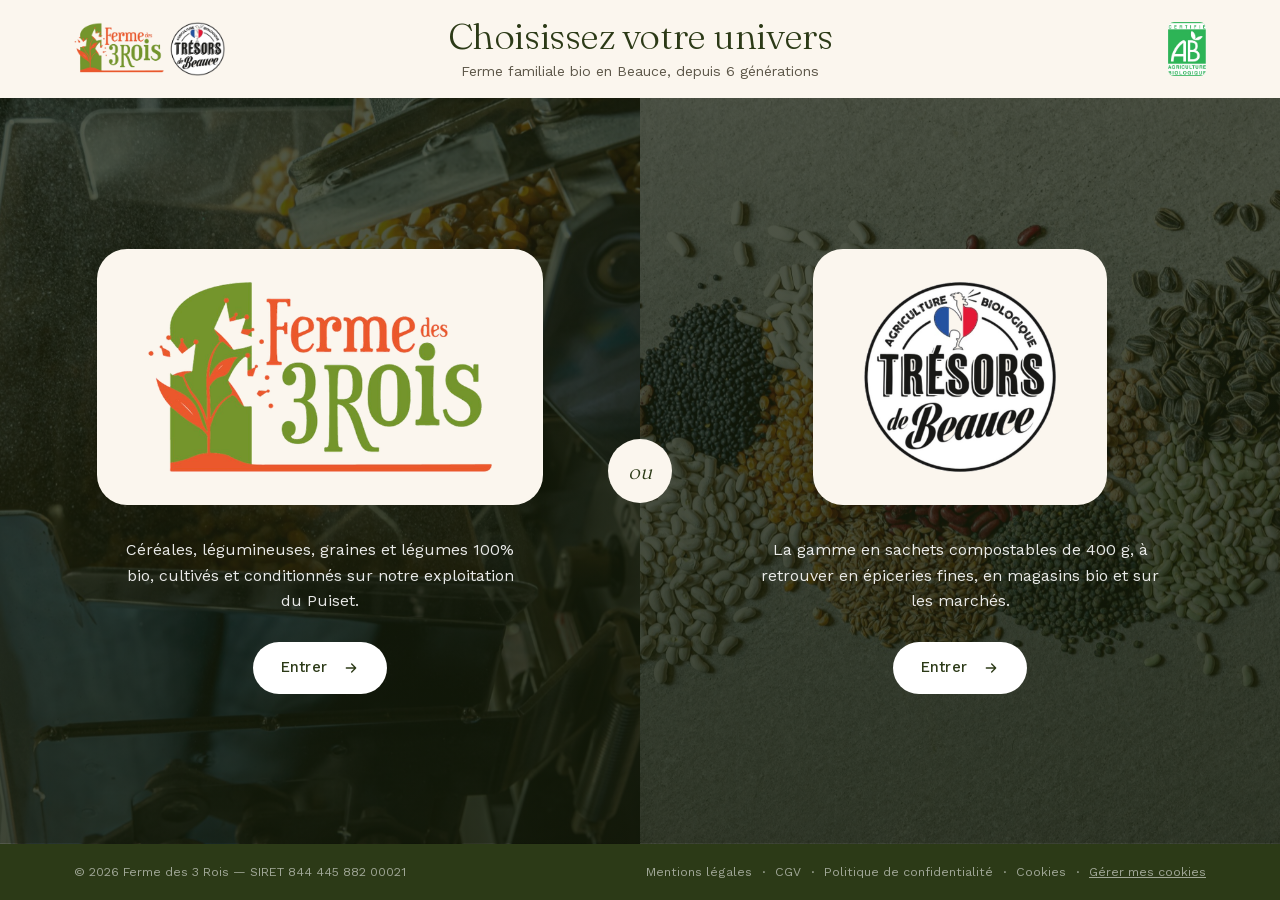
<file: index.html>
<!DOCTYPE html>
<html lang="fr">
<head>
<meta charset="UTF-8">
<meta name="viewport" content="width=device-width, initial-scale=1.0">
<title>Ferme des 3 Rois & Trésors de Beauce — Producteur bio en Beauce</title>
<meta name="description" content="Ferme familiale bio au cœur de la Beauce depuis 6 générations. Choisissez votre univers : Ferme des 3 Rois ou Trésors de Beauce (gamme en sachets compostables de 400 g).">

<link rel="canonical" href="https://www.fermedes3rois.com/">
<meta property="og:type" content="website">
<meta property="og:locale" content="fr_FR">
<meta property="og:site_name" content="Ferme des 3 Rois — Trésors de Beauce">
<meta property="og:title" content="Ferme des 3 Rois & Trésors de Beauce — Producteur bio en Beauce">
<meta property="og:description" content="Ferme familiale bio au cœur de la Beauce depuis 6 générations. Choisissez votre univers : Ferme des 3 Rois ou Trésors de Beauce.">
<meta property="og:url" content="https://www.fermedes3rois.com/">
<meta property="og:image" content="https://www.fermedes3rois.com/assets/images/real/ferme-de-loin.jpg">
<meta name="twitter:card" content="summary_large_image">
<link rel="preload" href="assets/fonts/work-sans-latin.woff2" as="font" type="font/woff2" crossorigin>
<link rel="stylesheet" href="assets/css/fonts.css">
<script type="application/ld+json">
{
  "@context": "https://schema.org",
  "@type": "Organization",
  "name": "Ferme des 3 Rois",
  "alternateName": "Trésors de Beauce",
  "url": "https://www.fermedes3rois.com/",
  "logo": "https://www.fermedes3rois.com/assets/images/logo-horizontal.png",
  "description": "Exploitation agricole familiale biologique en Beauce : céréales, légumineuses, graines et légumes bio.",
  "email": "contact@fermedes3rois.fr",
  "telephone": "+33778511846",
  "taxID": "84444588200021",
  "address": {
    "@type": "PostalAddress",
    "streetAddress": "271 Rue du Dauphin, Le Puiset",
    "postalCode": "28310",
    "addressLocality": "Janville-en-Beauce",
    "addressCountry": "FR"
  },
  "sameAs": [
    "https://www.facebook.com/Tr%C3%A9sors-De-Beauce-111578571300424",
    "https://www.instagram.com/tresorsdebeauce/"
  ]
}
</script>
<link rel="stylesheet" href="assets/css/style.css?v=20261104g">
</head>
<body>
<a class="skip-link" href="#main">Aller au contenu principal</a>

<!-- ==========================================================
     ÉCRAN D'ENTRÉE — le visiteur choisit son univers :
     Ferme des 3 Rois → ferme-des-3-rois.html
     Trésors de Beauce → tresors-de-beauce.html
     Ensuite, le sélecteur de marque du header permet de basculer à tout moment.
     ========================================================== -->
<div class="gate">

  <header class="gate__bar">
    <div class="gate__logo">
      <img src="assets/images/logo-horizontal.png" alt="Ferme des 3 Rois — Trésors de Beauce">
    </div>
    <div class="gate__title">
      <h1>Choisissez votre univers</h1>
      <p>Ferme familiale bio en Beauce, depuis 6 générations</p>
    </div>
    <div class="gate__ab">
      <img src="assets/images/logo-ab.jpg" alt="Logo Agriculture Biologique" width="40" height="56">
    </div>
  </header>

  <main id="main" class="gate__panels">

    <article class="gate-panel" style="--panel-img:url('../images/real/atelier-2.jpg')">
      <div class="gate-panel__logo">
        <img src="assets/images/logo-ferme-des-3-rois.png" alt="">
      </div>
      <div class="gate-panel__body">
        <h2 class="sr-only">Ferme des 3 Rois</h2>
        <p>Céréales, légumineuses, graines et légumes 100% bio, cultivés et conditionnés sur notre exploitation du Puiset.</p>
        <a class="btn btn-light gate-panel__cta gate-panel__link" href="ferme-des-3-rois.html">Entrer<span class="sr-only"> sur le site Ferme des 3 Rois</span>
          <svg viewBox="0 0 24 24" width="16" height="16" fill="none" stroke="currentColor" stroke-width="2" stroke-linecap="round" stroke-linejoin="round" aria-hidden="true"><path d="M5 12h14M13 6l6 6-6 6"/></svg>
        </a>
      </div>
    </article>

    <span class="gate__or" aria-hidden="true">ou</span>

    <article class="gate-panel" style="--panel-img:url('../images/real/atelier-silo.jpg')">
      <div class="gate-panel__logo">
        <img src="assets/images/logo-tresors-de-beauce.png" alt="">
      </div>
      <div class="gate-panel__body">
        <h2 class="sr-only">Trésors de Beauce</h2>
        <p>La gamme en sachets compostables de 400 g, à retrouver en épiceries fines, en magasins bio et sur les marchés.</p>
        <a class="btn btn-light gate-panel__cta gate-panel__link" href="tresors-de-beauce.html">Entrer<span class="sr-only"> sur le site Trésors de Beauce</span>
          <svg viewBox="0 0 24 24" width="16" height="16" fill="none" stroke="currentColor" stroke-width="2" stroke-linecap="round" stroke-linejoin="round" aria-hidden="true"><path d="M5 12h14M13 6l6 6-6 6"/></svg>
        </a>
      </div>
    </article>

  </main>

  <footer class="site-footer gate__foot">
    <div class="container">
      <div class="footer-bottom">
        <span>© 2026 Ferme des 3 Rois — SIRET 844 445 882 00021</span>
        <span class="footer-legal"><a href="mentions-legales.html">Mentions légales</a> · <a href="cgv.html">CGV</a> · <a href="politique-de-confidentialite.html">Politique de confidentialité</a> · <a href="politique-cookies.html">Cookies</a> · <button type="button" class="link-btn" data-open-consent>Gérer mes cookies</button></span>
      </div>
    </div>
  </footer>

</div>

<script src="assets/js/consent.js?v=20261104g"></script>
</body>
</html>
</file>
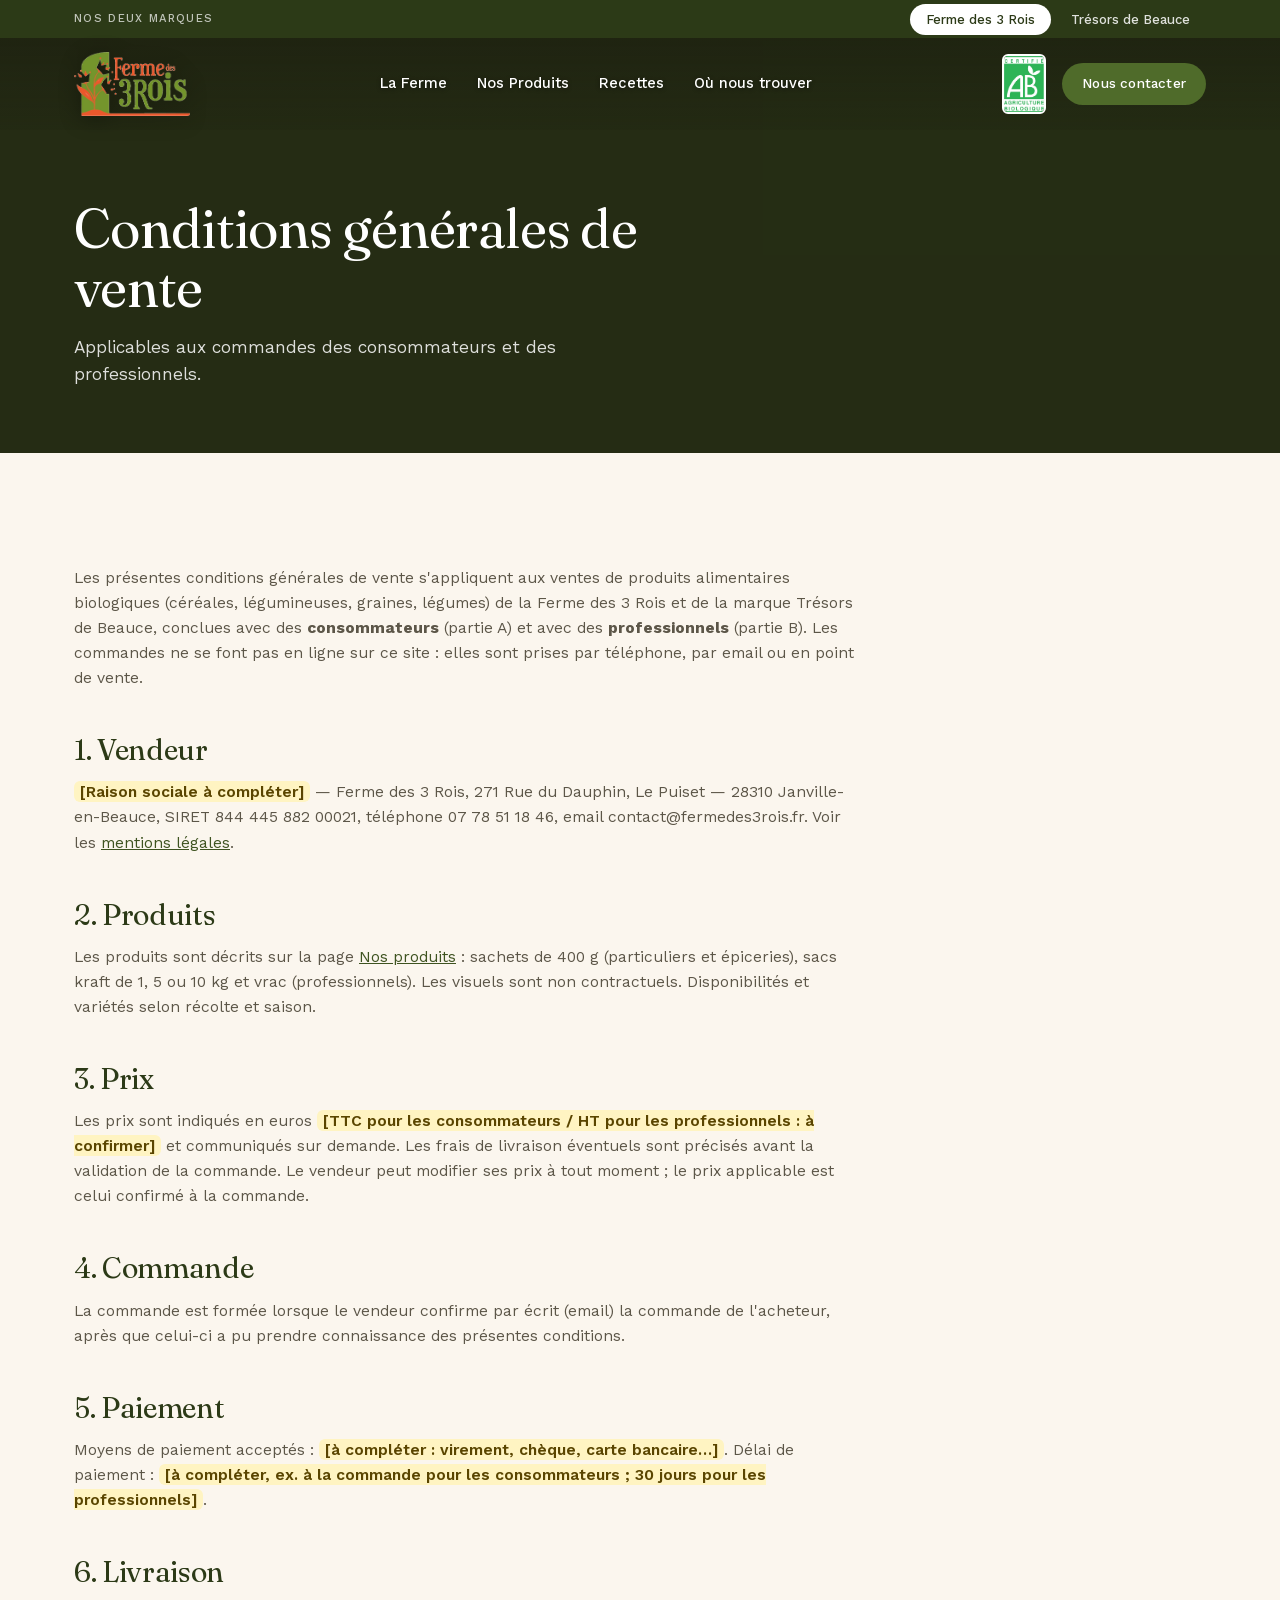
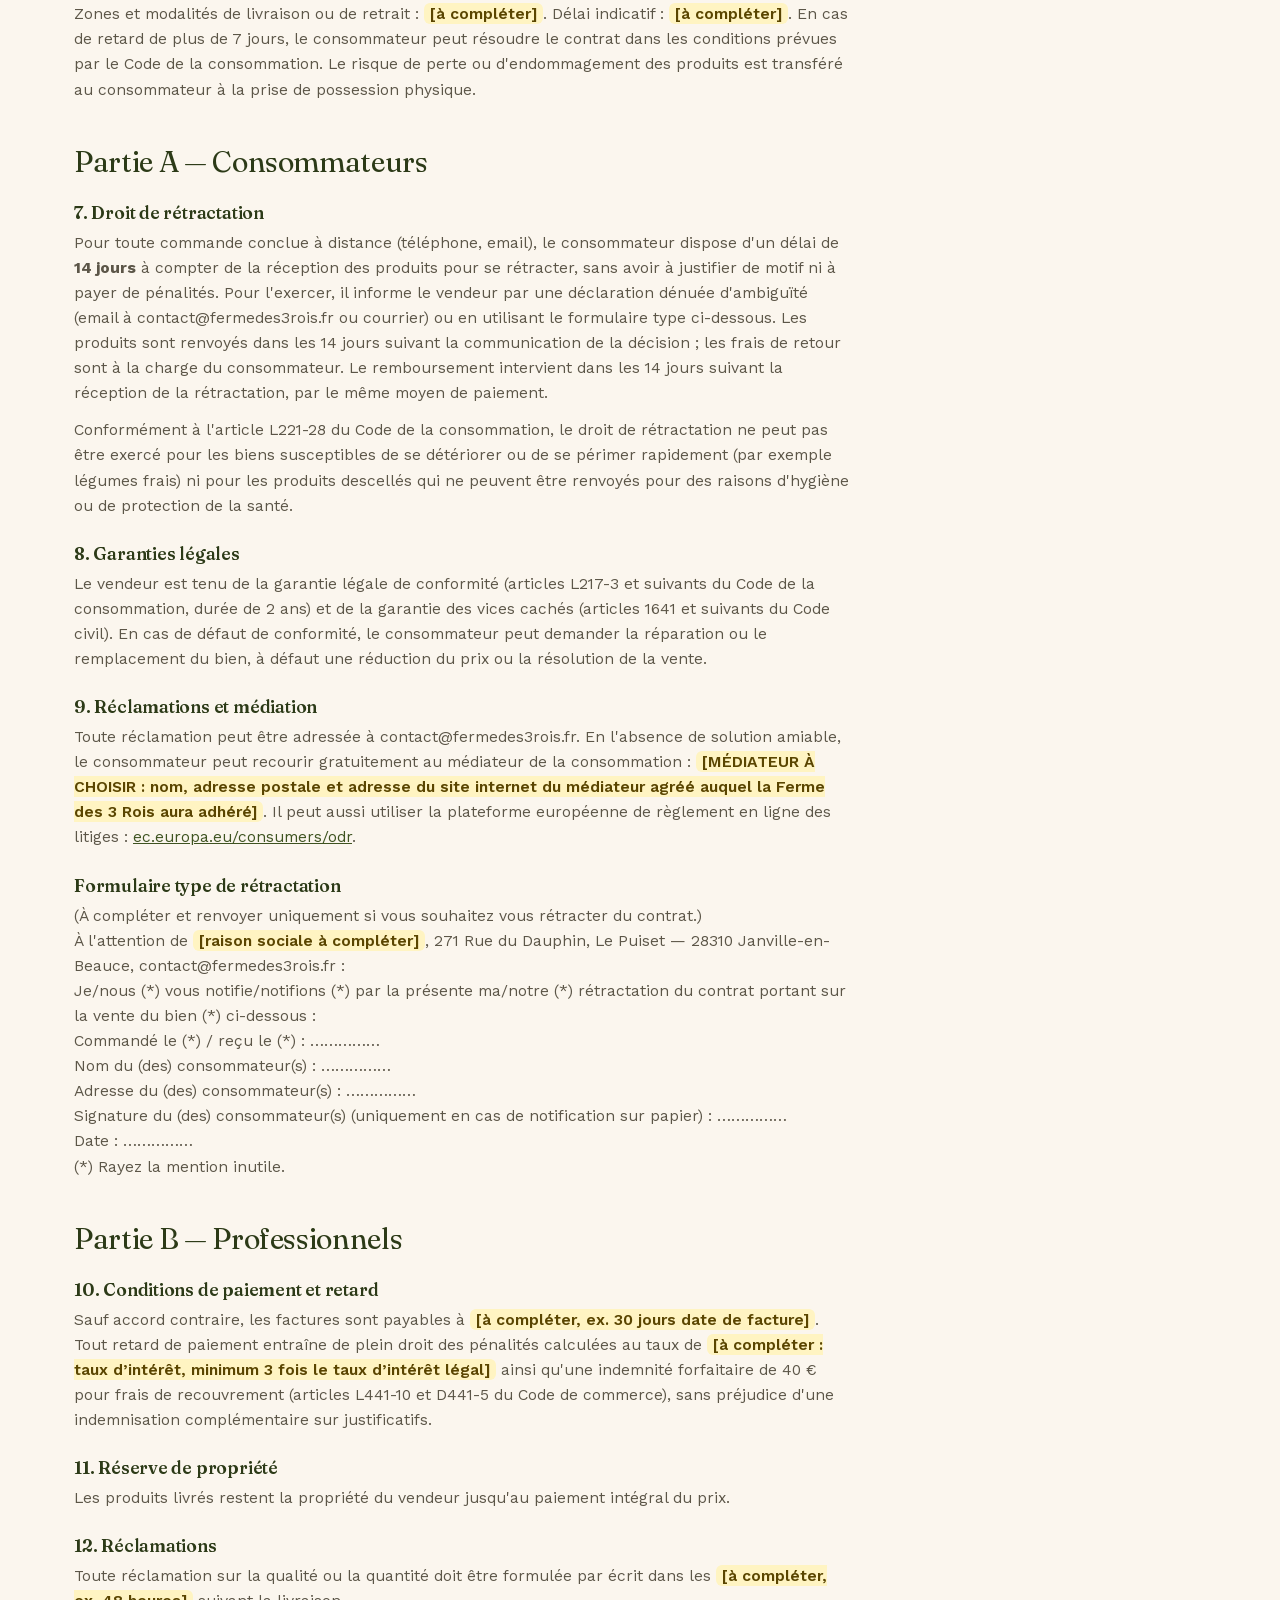
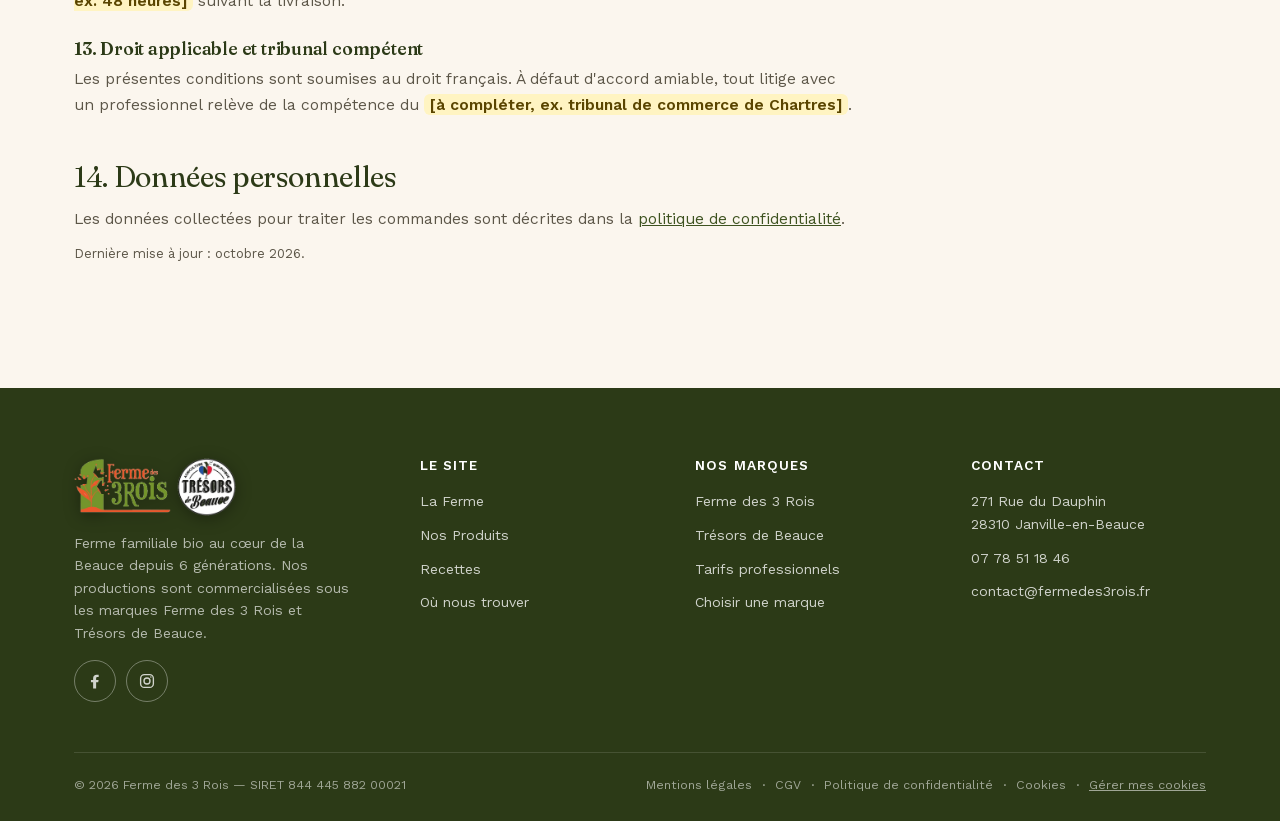
<file: cgv.html>
<!DOCTYPE html>
<html lang="fr">
<head>
<meta charset="UTF-8">
<meta name="viewport" content="width=device-width, initial-scale=1.0">
<title>Conditions générales de vente — Ferme des 3 Rois</title>
<meta name="description" content="Conditions générales de vente de la Ferme des 3 Rois et de Trésors de Beauce, pour les particuliers et les professionnels.">

<link rel="canonical" href="https://www.fermedes3rois.com/cgv.html">
<meta property="og:type" content="website">
<meta property="og:locale" content="fr_FR">
<meta property="og:site_name" content="Ferme des 3 Rois — Trésors de Beauce">
<meta property="og:title" content="Conditions générales de vente — Ferme des 3 Rois">
<meta property="og:description" content="Conditions générales de vente de la Ferme des 3 Rois et de Trésors de Beauce, pour les particuliers et les professionnels.">
<meta property="og:url" content="https://www.fermedes3rois.com/cgv.html">
<meta property="og:image" content="https://www.fermedes3rois.com/assets/images/real/ferme-de-loin.jpg">
<meta name="twitter:card" content="summary_large_image">
<script src="assets/js/brand.js?v=20261104g"></script>
<link rel="preload" href="assets/fonts/work-sans-latin.woff2" as="font" type="font/woff2" crossorigin>
<link rel="stylesheet" href="assets/css/fonts.css">
<link rel="stylesheet" href="assets/css/style.css?v=20261104g">
</head>
<body>
<a class="skip-link" href="#main">Aller au contenu principal</a>

<!-- ==========================================================
     HEADER
     ========================================================== -->
<header class="site-header" id="siteHeader">
  <div class="brand-switch">
    <div class="brand-switch__wrap">
      <span class="brand-switch__label">Nos deux marques</span>
      <nav class="brand-switch__tabs" aria-label="Choisir la marque">
        <a href="ferme-des-3-rois.html" data-brand-tab="ferme">Ferme des 3 Rois</a>
        <a href="tresors-de-beauce.html" data-brand-tab="tresors">Trésors de Beauce</a>
      </nav>
    </div>
  </div>
  <div class="container">
    <a href="ferme-des-3-rois.html" class="brand" data-brand-home="">
      <img class="brand__logo brand__logo--ferme" src="assets/images/logo-ferme-des-3-rois.png" alt="Ferme des 3 Rois">
      <img class="brand__logo brand__logo--tresors" src="assets/images/logo-tresors-de-beauce.png" alt="Trésors de Beauce">
    </a>

    <nav class="main-nav" id="mainNav">
      <a href="la-ferme.html">La Ferme</a>
      <a href="nos-produits.html">Nos Produits</a>
      <a href="recettes.html">Recettes</a>
      <a href="ferme-des-3-rois.html#contact" data-brand-home="#contact">Où nous trouver</a>
    </nav>

    <div class="header-cta">
      <div class="ab-chip">
        <img src="assets/images/logo-ab.jpg" alt="Logo Agriculture Biologique" width="40" height="56">
      </div>
      <a href="ferme-des-3-rois.html#contact" data-brand-home="#contact" class="btn btn-primary btn-sm">Nous contacter</a>
      <button class="nav-toggle" id="navToggle" aria-label="Ouvrir le menu" aria-expanded="false">
        <span></span><span></span><span></span>
      </button>
    </div>
  </div>
</header>

<main id="main">

<!-- ==========================================================
     EN-TÊTE DE PAGE
     ========================================================== -->
<section class="page-header">
  <div class="container">
    <h1>Conditions générales de vente</h1>
    <p>Applicables aux commandes des consommateurs et des professionnels.</p>
  </div>
</section>

<section>
  <div class="container">
    <div class="legal">
      <p>Les présentes conditions générales de vente s'appliquent aux ventes de produits alimentaires biologiques (céréales, légumineuses, graines, légumes) de la Ferme des 3 Rois et de la marque Trésors de Beauce, conclues avec des <strong>consommateurs</strong> (partie A) et avec des <strong>professionnels</strong> (partie B). Les commandes ne se font pas en ligne sur ce site : elles sont prises par téléphone, par email ou en point de vente.</p>

      <h2>1. Vendeur</h2>
      <p><span class="todo">[Raison sociale à compléter]</span> — Ferme des 3 Rois, 271 Rue du Dauphin, Le Puiset — 28310 Janville-en-Beauce, SIRET 844 445 882 00021, téléphone 07 78 51 18 46, email contact@fermedes3rois.fr. Voir les <a href="mentions-legales.html">mentions légales</a>.</p>

      <h2>2. Produits</h2>
      <p>Les produits sont décrits sur la page <a href="nos-produits.html">Nos produits</a> : sachets de 400 g (particuliers et épiceries), sacs kraft de 1, 5 ou 10 kg et vrac (professionnels). Les visuels sont non contractuels. Disponibilités et variétés selon récolte et saison.</p>

      <h2>3. Prix</h2>
      <p>Les prix sont indiqués en euros <span class="todo">[TTC pour les consommateurs / HT pour les professionnels : à confirmer]</span> et communiqués sur demande. Les frais de livraison éventuels sont précisés avant la validation de la commande. Le vendeur peut modifier ses prix à tout moment ; le prix applicable est celui confirmé à la commande.</p>

      <h2>4. Commande</h2>
      <p>La commande est formée lorsque le vendeur confirme par écrit (email) la commande de l'acheteur, après que celui-ci a pu prendre connaissance des présentes conditions.</p>

      <h2>5. Paiement</h2>
      <p>Moyens de paiement acceptés : <span class="todo">[à compléter : virement, chèque, carte bancaire…]</span>. Délai de paiement : <span class="todo">[à compléter, ex. à la commande pour les consommateurs ; 30 jours pour les professionnels]</span>.</p>

      <h2>6. Livraison</h2>
      <p>Zones et modalités de livraison ou de retrait : <span class="todo">[à compléter]</span>. Délai indicatif : <span class="todo">[à compléter]</span>. En cas de retard de plus de 7 jours, le consommateur peut résoudre le contrat dans les conditions prévues par le Code de la consommation. Le risque de perte ou d'endommagement des produits est transféré au consommateur à la prise de possession physique.</p>

      <h2>Partie A — Consommateurs</h2>
      <h3>7. Droit de rétractation</h3>
      <p>Pour toute commande conclue à distance (téléphone, email), le consommateur dispose d'un délai de <strong>14 jours</strong> à compter de la réception des produits pour se rétracter, sans avoir à justifier de motif ni à payer de pénalités. Pour l'exercer, il informe le vendeur par une déclaration dénuée d'ambiguïté (email à contact@fermedes3rois.fr ou courrier) ou en utilisant le formulaire type ci-dessous. Les produits sont renvoyés dans les 14 jours suivant la communication de la décision ; les frais de retour sont à la charge du consommateur. Le remboursement intervient dans les 14 jours suivant la réception de la rétractation, par le même moyen de paiement.</p>
      <p>Conformément à l'article L221-28 du Code de la consommation, le droit de rétractation ne peut pas être exercé pour les biens susceptibles de se détériorer ou de se périmer rapidement (par exemple légumes frais) ni pour les produits descellés qui ne peuvent être renvoyés pour des raisons d'hygiène ou de protection de la santé.</p>
      <h3>8. Garanties légales</h3>
      <p>Le vendeur est tenu de la garantie légale de conformité (articles L217-3 et suivants du Code de la consommation, durée de 2 ans) et de la garantie des vices cachés (articles 1641 et suivants du Code civil). En cas de défaut de conformité, le consommateur peut demander la réparation ou le remplacement du bien, à défaut une réduction du prix ou la résolution de la vente.</p>
      <h3>9. Réclamations et médiation</h3>
      <p>Toute réclamation peut être adressée à contact@fermedes3rois.fr. En l'absence de solution amiable, le consommateur peut recourir gratuitement au médiateur de la consommation : <span class="todo">[MÉDIATEUR À CHOISIR : nom, adresse postale et adresse du site internet du médiateur agréé auquel la Ferme des 3 Rois aura adhéré]</span>. Il peut aussi utiliser la plateforme européenne de règlement en ligne des litiges : <a href="https://ec.europa.eu/consumers/odr" target="_blank" rel="noopener">ec.europa.eu/consumers/odr</a>.</p>
      <h3>Formulaire type de rétractation</h3>
      <p>(À compléter et renvoyer uniquement si vous souhaitez vous rétracter du contrat.)<br>
      À l'attention de <span class="todo">[raison sociale à compléter]</span>, 271 Rue du Dauphin, Le Puiset — 28310 Janville-en-Beauce, contact@fermedes3rois.fr :<br>
      Je/nous (*) vous notifie/notifions (*) par la présente ma/notre (*) rétractation du contrat portant sur la vente du bien (*) ci-dessous :<br>
      Commandé le (*) / reçu le (*) : ……………<br>
      Nom du (des) consommateur(s) : ……………<br>
      Adresse du (des) consommateur(s) : ……………<br>
      Signature du (des) consommateur(s) (uniquement en cas de notification sur papier) : ……………<br>
      Date : ……………<br>
      (*) Rayez la mention inutile.</p>

      <h2>Partie B — Professionnels</h2>
      <h3>10. Conditions de paiement et retard</h3>
      <p>Sauf accord contraire, les factures sont payables à <span class="todo">[à compléter, ex. 30 jours date de facture]</span>. Tout retard de paiement entraîne de plein droit des pénalités calculées au taux de <span class="todo">[à compléter : taux d’intérêt, minimum 3 fois le taux d’intérêt légal]</span> ainsi qu'une indemnité forfaitaire de 40 € pour frais de recouvrement (articles L441-10 et D441-5 du Code de commerce), sans préjudice d'une indemnisation complémentaire sur justificatifs.</p>
      <h3>11. Réserve de propriété</h3>
      <p>Les produits livrés restent la propriété du vendeur jusqu'au paiement intégral du prix.</p>
      <h3>12. Réclamations</h3>
      <p>Toute réclamation sur la qualité ou la quantité doit être formulée par écrit dans les <span class="todo">[à compléter, ex. 48 heures]</span> suivant la livraison.</p>
      <h3>13. Droit applicable et tribunal compétent</h3>
      <p>Les présentes conditions sont soumises au droit français. À défaut d'accord amiable, tout litige avec un professionnel relève de la compétence du <span class="todo">[à compléter, ex. tribunal de commerce de Chartres]</span>.</p>

      <h2>14. Données personnelles</h2>
      <p>Les données collectées pour traiter les commandes sont décrites dans la <a href="politique-de-confidentialite.html">politique de confidentialité</a>.</p>
      <p class="updated">Dernière mise à jour : octobre 2026.</p>
    </div>
  </div>
</section>

</main>

<!-- ==========================================================
     FOOTER
     ========================================================== -->
<footer class="site-footer">
  <div class="container">
    <div class="footer-top">
      <div class="footer-brand">
        <img src="assets/images/logo-horizontal.png" alt="Ferme des 3 Rois — Trésors de Beauce">
        <p>Ferme familiale bio au cœur de la Beauce depuis 6 générations. Nos productions sont commercialisées sous les marques Ferme des 3 Rois et Trésors de Beauce.</p>
        <div class="footer-social">
          <a href="https://www.facebook.com/Tr%C3%A9sors-De-Beauce-111578571300424" aria-label="Facebook" target="_blank" rel="noopener"><svg viewBox="0 0 24 24" width="18" height="18" aria-hidden="true" fill="currentColor"><path d="M13.5 22v-8.2h2.8l.5-3.3h-3.3V8.4c0-.9.4-1.7 1.8-1.7h1.6V3.8s-1.4-.3-2.8-.3c-2.8 0-4.6 1.7-4.6 4.7v2.3H6.6v3.3h2.9V22h4z"/></svg></a>
          <a href="https://www.instagram.com/tresorsdebeauce/" aria-label="Instagram" target="_blank" rel="noopener"><svg viewBox="0 0 24 24" width="18" height="18" aria-hidden="true" fill="none" stroke="currentColor" stroke-width="1.8"><rect x="3.5" y="3.5" width="17" height="17" rx="5"/><circle cx="12" cy="12" r="4"/><circle cx="17.2" cy="6.8" r="1" fill="currentColor" stroke="none"/></svg></a>
        </div>
      </div>
      <div class="footer-col">
        <h2>Le site</h2>
        <ul>
          <li><a href="la-ferme.html">La Ferme</a></li>
          <li><a href="nos-produits.html">Nos Produits</a></li>
          <li><a href="recettes.html">Recettes</a></li>
          <li><a href="ferme-des-3-rois.html#contact" data-brand-home="#contact">Où nous trouver</a></li>
        </ul>
      </div>
      <div class="footer-col">
        <h2>Nos marques</h2>
        <ul>
          <li><a href="ferme-des-3-rois.html">Ferme des 3 Rois</a></li>
          <li><a href="tresors-de-beauce.html">Trésors de Beauce</a></li>
          <li><a href="ferme-des-3-rois.html#contact">Tarifs professionnels</a></li>
          <li><a href="index.html">Choisir une marque</a></li>
        </ul>
      </div>
      <div class="footer-col">
        <h2>Contact</h2>
        <ul>
          <li>271 Rue du Dauphin<br>28310 Janville-en-Beauce</li>
          <li><a href="tel:+33778511846">07 78 51 18 46</a></li>
          <li><a href="mailto:contact@fermedes3rois.fr">contact@fermedes3rois.fr</a></li>
        </ul>
      </div>
    </div>
    <div class="footer-bottom">
      <span>© 2026 Ferme des 3 Rois — SIRET 844 445 882 00021</span>
      <span class="footer-legal"><a href="mentions-legales.html">Mentions légales</a> · <a href="cgv.html">CGV</a> · <a href="politique-de-confidentialite.html">Politique de confidentialité</a> · <a href="politique-cookies.html">Cookies</a> · <button type="button" class="link-btn" data-open-consent>Gérer mes cookies</button></span>
    </div>
  </div>
</footer>

<script src="assets/js/main.js?v=20261104g"></script>
<script src="assets/js/consent.js?v=20261104g"></script>
</body>
</html>
</file>
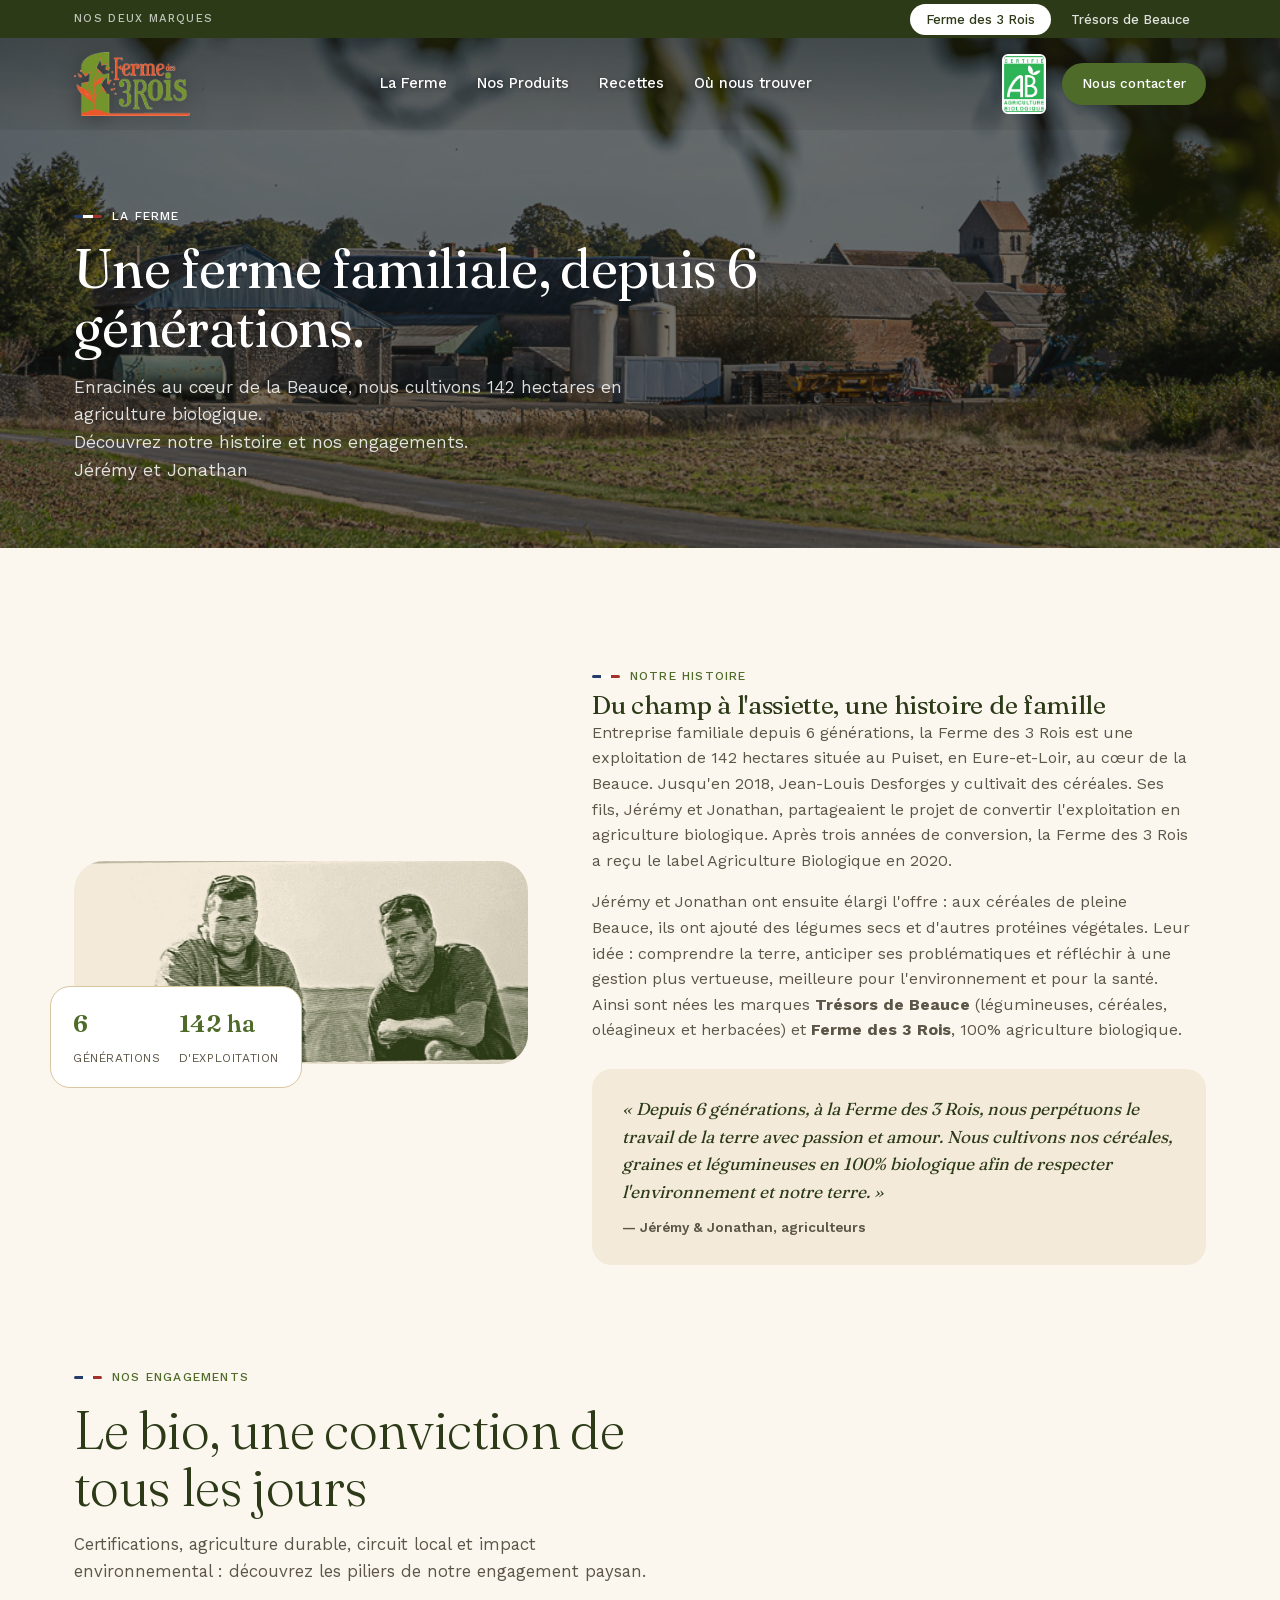
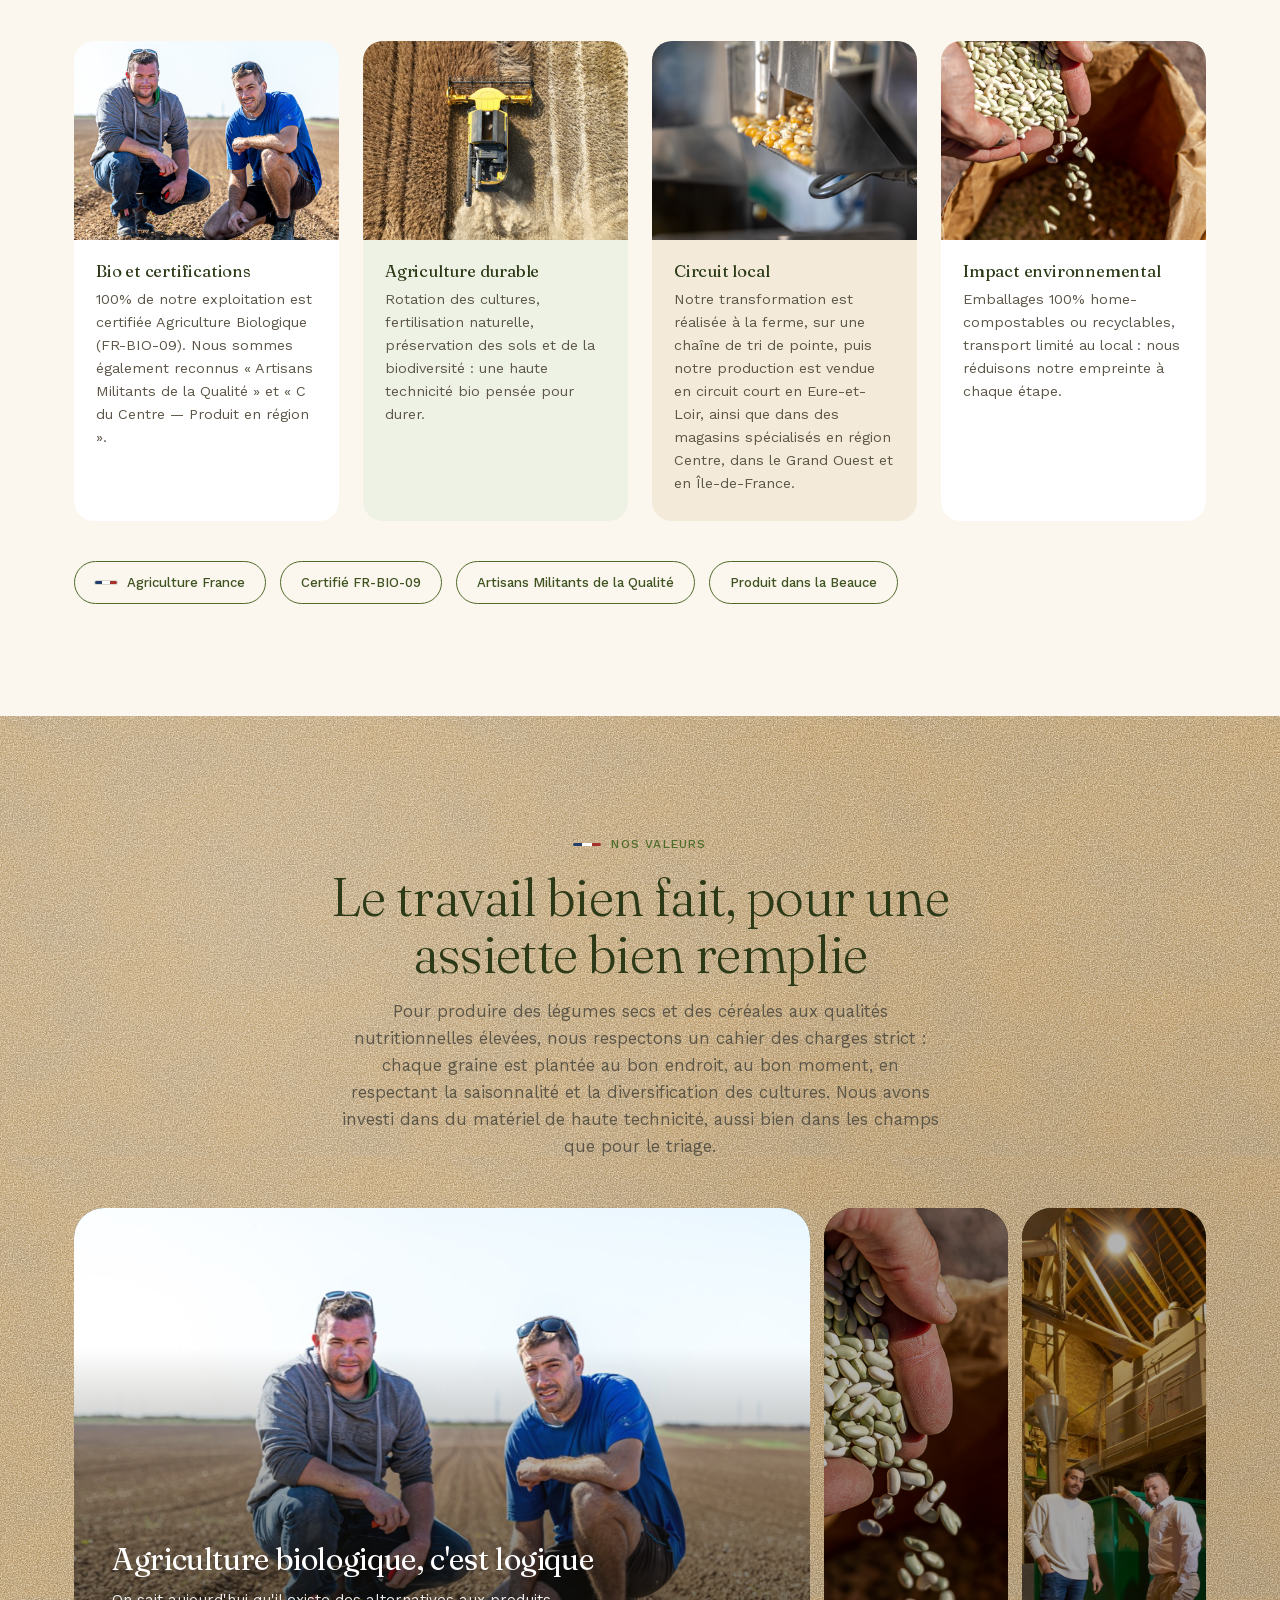
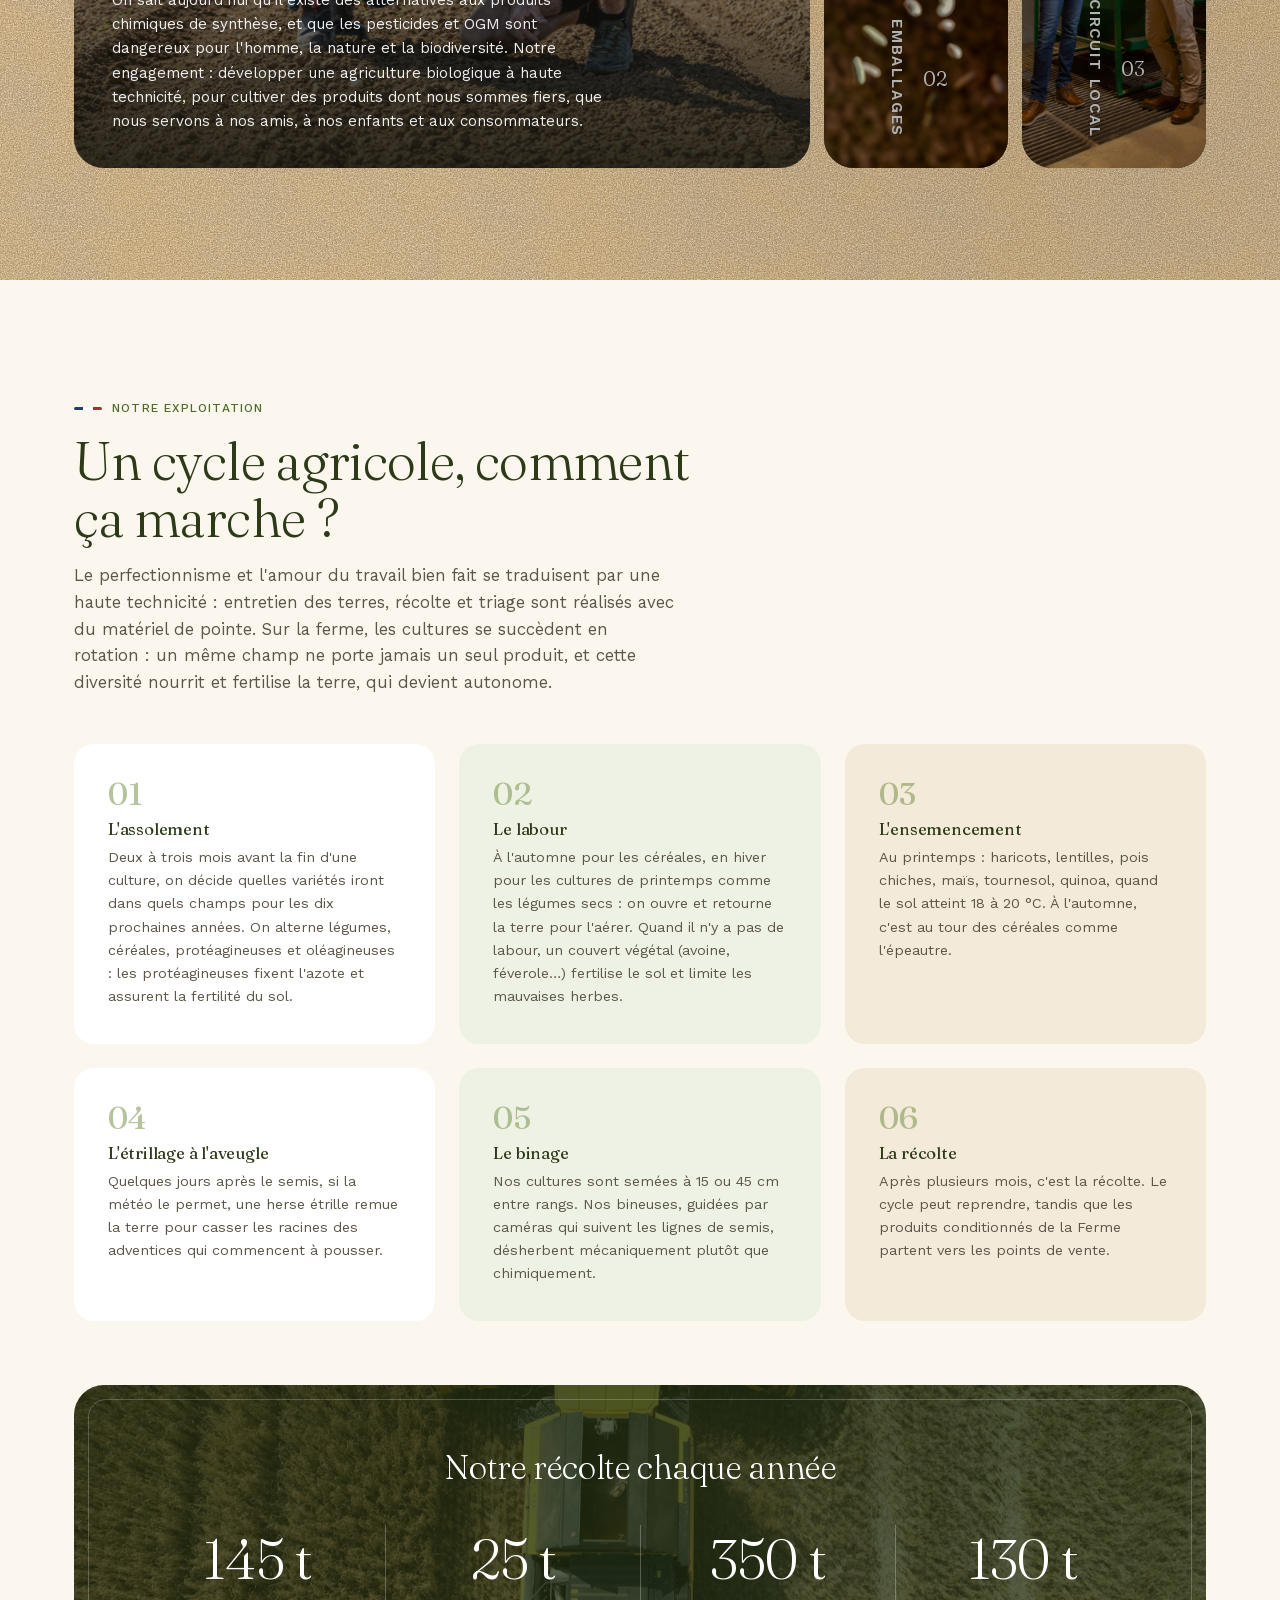
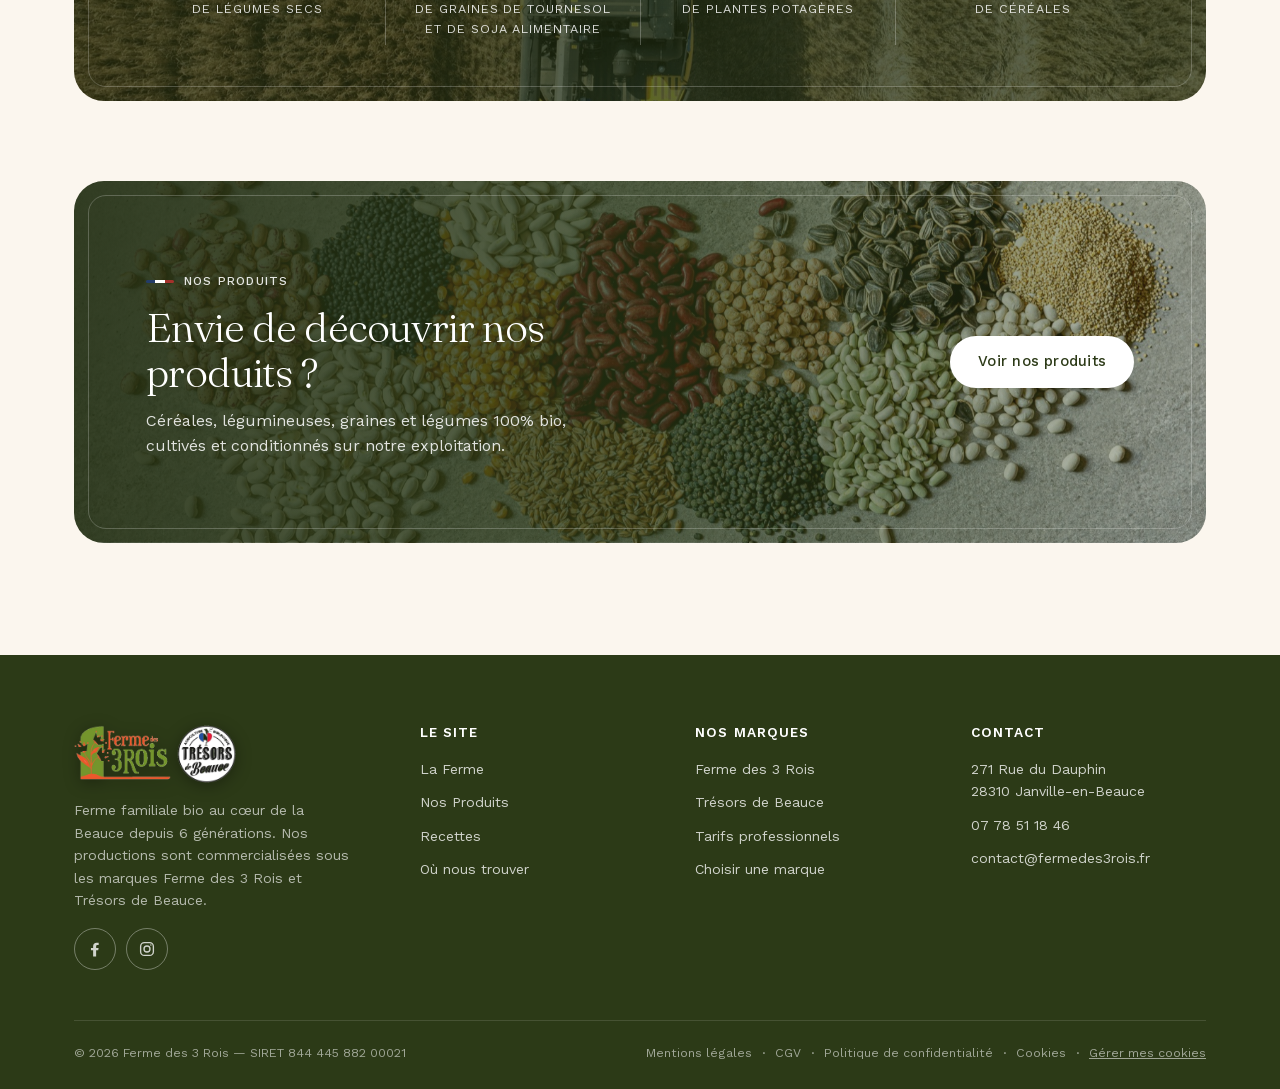
<file: la-ferme.html>
<!DOCTYPE html>
<html lang="fr">
<head>
<meta charset="UTF-8">
<meta name="viewport" content="width=device-width, initial-scale=1.0">
<title>La Ferme — Ferme des 3 Rois</title>
<meta name="description" content="Entreprise familiale bio depuis 6 générations au cœur de la Beauce : découvrez notre histoire et nos engagements (bio, agriculture durable, circuit local, impact environnemental).">

<link rel="canonical" href="https://www.fermedes3rois.com/la-ferme.html">
<meta property="og:type" content="website">
<meta property="og:locale" content="fr_FR">
<meta property="og:site_name" content="Ferme des 3 Rois — Trésors de Beauce">
<meta property="og:title" content="La Ferme — Ferme des 3 Rois">
<meta property="og:description" content="Entreprise familiale bio depuis 6 générations au cœur de la Beauce : découvrez notre histoire et nos engagements (bio, agriculture durable, circuit local, impact environnemental).">
<meta property="og:url" content="https://www.fermedes3rois.com/la-ferme.html">
<meta property="og:image" content="https://www.fermedes3rois.com/assets/images/real/ferme-de-loin.jpg">
<meta name="twitter:card" content="summary_large_image">
<script src="assets/js/brand.js?v=20261104g"></script>
<link rel="preload" href="assets/fonts/work-sans-latin.woff2" as="font" type="font/woff2" crossorigin>
<link rel="stylesheet" href="assets/css/fonts.css">
<link rel="stylesheet" href="assets/css/style.css?v=20261104g">
</head>
<body>
<a class="skip-link" href="#main">Aller au contenu principal</a>

<!-- ==========================================================
     HEADER
     ========================================================== -->
<header class="site-header" id="siteHeader">
  <div class="brand-switch">
    <div class="brand-switch__wrap">
      <span class="brand-switch__label">Nos deux marques</span>
      <nav class="brand-switch__tabs" aria-label="Choisir la marque">
        <a href="ferme-des-3-rois.html" data-brand-tab="ferme">Ferme des 3 Rois</a>
        <a href="tresors-de-beauce.html" data-brand-tab="tresors">Trésors de Beauce</a>
      </nav>
    </div>
  </div>
  <div class="container">
    <a href="ferme-des-3-rois.html" class="brand" data-brand-home="">
      <img class="brand__logo brand__logo--ferme" src="assets/images/logo-ferme-des-3-rois.png" alt="Ferme des 3 Rois">
      <img class="brand__logo brand__logo--tresors" src="assets/images/logo-tresors-de-beauce.png" alt="Trésors de Beauce">
    </a>

    <nav class="main-nav" id="mainNav">
      <a href="la-ferme.html">La Ferme</a>
      <a href="nos-produits.html">Nos Produits</a>
      <a href="recettes.html">Recettes</a>
      <a href="ferme-des-3-rois.html#contact" data-brand-home="#contact">Où nous trouver</a>
    </nav>

    <div class="header-cta">
      <div class="ab-chip">
        <img src="assets/images/logo-ab.jpg" alt="Logo Agriculture Biologique" width="40" height="56">
      </div>
      <a href="ferme-des-3-rois.html#contact" data-brand-home="#contact" class="btn btn-primary btn-sm">Nous contacter</a>
      <button class="nav-toggle" id="navToggle" aria-label="Ouvrir le menu" aria-expanded="false">
        <span></span><span></span><span></span>
      </button>
    </div>
  </div>
</header>

<main id="main">

<!-- ==========================================================
     EN-TÊTE DE PAGE
     ========================================================== -->
<section class="page-header" style="background-image:url('assets/images/real/tdb-corps-ferme.jpg')">
  <div class="container">
    <span class="eyebrow">La Ferme</span>
    <h1>Une ferme familiale, depuis 6 générations.</h1>
    <p>Enracinés au cœur de la Beauce, nous cultivons 142 hectares en agriculture biologique.<br>Découvrez notre histoire et nos engagements.<br>Jérémy et Jonathan</p>
  </div>
</section>

<!-- ==========================================================
     LA FERME — Histoire + Engagement
     ========================================================== -->
<section>
  <div class="container">

    <!-- Notre Histoire -->
    <div class="histoire reveal">
      <div class="histoire-media">
        <img src="assets/images/real/histoire-portrait.jpg" alt="Jérémy et Jonathan, agriculteurs à la Ferme des 3 Rois">
        <div class="stat-card">
          <div><strong>6</strong><span>Générations</span></div>
          <div><strong>142 ha</strong><span>d'exploitation</span></div>
        </div>
      </div>
      <div class="histoire-body">
        <span class="eyebrow" style="margin-bottom:6px;">Notre Histoire</span>
        <h2 class="histoire-title">Du champ à l'assiette, une histoire de famille</h2>
        <p>Entreprise familiale depuis 6 générations, la Ferme des 3 Rois est une exploitation de 142 hectares située au Puiset, en Eure-et-Loir, au cœur de la Beauce. Jusqu'en 2018, Jean-Louis Desforges y cultivait des céréales. Ses fils, Jérémy et Jonathan, partageaient le projet de convertir l'exploitation en agriculture biologique. Après trois années de conversion, la Ferme des 3 Rois a reçu le label Agriculture Biologique en 2020.</p>
        <p>Jérémy et Jonathan ont ensuite élargi l'offre : aux céréales de pleine Beauce, ils ont ajouté des légumes secs et d'autres protéines végétales. Leur idée : comprendre la terre, anticiper ses problématiques et réfléchir à une gestion plus vertueuse, meilleure pour l'environnement et pour la santé. Ainsi sont nées les marques <strong>Trésors de Beauce</strong> (légumineuses, céréales, oléagineux et herbacées) et <strong>Ferme des 3 Rois</strong>, 100% agriculture biologique.</p>

        <div class="quote-block">
          <p>« Depuis 6 générations, à la Ferme des 3 Rois, nous perpétuons le travail de la terre avec passion et amour. Nous cultivons nos céréales, graines et légumineuses en 100% biologique afin de respecter l'environnement et notre terre. »</p>
          <cite>— Jérémy &amp; Jonathan, agriculteurs</cite>
        </div>
      </div>
    </div>

    <!-- Nos Engagements -->
    <div style="margin-top:96px;">
      <div class="section-head reveal">
        <span class="eyebrow">Nos Engagements</span>
        <h2>Le bio, une conviction de tous les jours</h2>
        <p>Certifications, agriculture durable, circuit local et impact environnemental : découvrez les piliers de notre engagement paysan.</p>
      </div>

      <div class="engagement-grid reveal">
        <article class="engagement-card">
          <img src="assets/images/real/tdb-engagement-1.jpg" alt="Jérémy et Jonathan dans un champ, agriculture biologique">
          <div class="body">
            <h3>Bio et certifications</h3>
            <p>100% de notre exploitation est certifiée Agriculture Biologique (FR-BIO-09). Nous sommes également reconnus « Artisans Militants de la Qualité » et « C du Centre — Produit en région ».</p>
          </div>
        </article>
        <article class="engagement-card">
          <img src="assets/images/real/moisson-3.jpg" alt="Agriculture durable">
          <div class="body">
            <h3>Agriculture durable</h3>
            <p>Rotation des cultures, fertilisation naturelle, préservation des sols et de la biodiversité : une haute technicité bio pensée pour durer.</p>
          </div>
        </article>
        <article class="engagement-card">
          <img src="assets/images/real/tdb-engagement-2.jpg" alt="Chaîne de tri de pointe à la ferme">
          <div class="body">
            <h3>Circuit local</h3>
            <p>Notre transformation est réalisée à la ferme, sur une chaîne de tri de pointe, puis notre production est vendue en circuit court en Eure-et-Loir, ainsi que dans des magasins spécialisés en région Centre, dans le Grand Ouest et en Île-de-France.</p>
          </div>
        </article>
        <article class="engagement-card">
          <img src="assets/images/real/tdb-engagement-3.jpg" alt="Légumineuses versées dans un sac en papier kraft">
          <div class="body">
            <h3>Impact environnemental</h3>
            <p>Emballages 100% home-compostables ou recyclables, transport limité au local : nous réduisons notre empreinte à chaque étape.</p>
          </div>
        </article>
      </div>

      <div class="certif-row reveal">
        <span class="certif-badge certif-badge--fr">Agriculture France</span>
        <span class="certif-badge">Certifié FR-BIO-09</span>
        <span class="certif-badge">Artisans Militants de la Qualité</span>
        <span class="certif-badge">Produit dans la Beauce</span>
      </div>
    </div>

  </div>
</section>

<!-- ==========================================================
     NOS VALEURS
     ========================================================== -->
<section class="paper">
  <div class="container">
    <div class="section-head center reveal">
      <span class="eyebrow">Nos valeurs</span>
      <h2>Le travail bien fait, pour une assiette bien remplie</h2>
      <p>Pour produire des légumes secs et des céréales aux qualités nutritionnelles élevées, nous respectons un cahier des charges strict : chaque graine est plantée au bon endroit, au bon moment, en respectant la saisonnalité et la diversification des cultures. Nous avons investi dans du matériel de haute technicité, aussi bien dans les champs que pour le triage.</p>
    </div>

    <div class="elastic-gallery reveal" id="elasticGallery">
      <article class="elastic-item is-active" tabindex="0" aria-label="Agriculture biologique, c'est logique">
        <img src="assets/images/real/agriculteurs-champ.jpg" alt="Jérémy et Jonathan accroupis dans un champ">
        <span class="elastic-short"><span class="elastic-num">01</span>Agriculture biologique</span>
        <div class="elastic-body">
          <h3>Agriculture biologique, c'est logique</h3>
          <p>On sait aujourd'hui qu'il existe des alternatives aux produits chimiques de synthèse, et que les pesticides et OGM sont dangereux pour l'homme, la nature et la biodiversité. Notre engagement : développer une agriculture biologique à haute technicité, pour cultiver des produits dont nous sommes fiers, que nous servons à nos amis, à nos enfants et aux consommateurs.</p>
        </div>
      </article>
      <article class="elastic-item" tabindex="0" aria-label="Des emballages responsables">
        <img src="assets/images/real/tdb-engagement-3.jpg" alt="Légumineuses versées dans un sac en papier kraft">
        <span class="elastic-short"><span class="elastic-num">02</span>Emballages</span>
        <div class="elastic-body">
          <h3>Des emballages responsables</h3>
          <p>Tous nos sachets sont conditionnés sur place, ce qui limite les émissions de carbone. Sans aucun plastique. Sacs kraft cousus de 1, 5 ou 10 kg pour les professionnels, vrac pour les épiceries fines, sachets de 400 g 100% home compostables pour les particuliers.</p>
        </div>
      </article>
      <article class="elastic-item" tabindex="0" aria-label="La commercialisation locale, pour un monde plus proche">
        <img src="assets/images/real/portrait-ludovic.jpg" alt="Jérémy et Jonathan dans le bâtiment de tri de la ferme">
        <span class="elastic-short"><span class="elastic-num">03</span>Circuit local</span>
        <div class="elastic-body">
          <h3>La commercialisation locale, pour un monde plus proche</h3>
          <p>Il n'y a pas de boutique à la ferme : c'est un choix délibéré. Nous travaillons avec des agriculteurs locaux qui vendent nos produits sur les marchés, avec des magasins spécialisés alentour, et en direct avec restaurateurs et collectivités, dans l'esprit de la loi EGalim.</p>
        </div>
      </article>
    </div>
  </div>
</section>

<!-- ==========================================================
     NOTRE EXPLOITATION — cycle agricole
     ========================================================== -->
<section>
  <div class="container">
    <div class="section-head reveal">
      <span class="eyebrow">Notre exploitation</span>
      <h2>Un cycle agricole, comment ça marche ?</h2>
      <p>Le perfectionnisme et l'amour du travail bien fait se traduisent par une haute technicité : entretien des terres, récolte et triage sont réalisés avec du matériel de pointe. Sur la ferme, les cultures se succèdent en rotation : un même champ ne porte jamais un seul produit, et cette diversité nourrit et fertilise la terre, qui devient autonome.</p>
    </div>

    <ol class="cycle-steps">
      <li class="reveal"><h3>L'assolement</h3><p>Deux à trois mois avant la fin d'une culture, on décide quelles variétés iront dans quels champs pour les dix prochaines années. On alterne légumes, céréales, protéagineuses et oléagineuses : les protéagineuses fixent l'azote et assurent la fertilité du sol.</p></li>
      <li class="reveal"><h3>Le labour</h3><p>À l'automne pour les céréales, en hiver pour les cultures de printemps comme les légumes secs : on ouvre et retourne la terre pour l'aérer. Quand il n'y a pas de labour, un couvert végétal (avoine, féverole…) fertilise le sol et limite les mauvaises herbes.</p></li>
      <li class="reveal"><h3>L'ensemencement</h3><p>Au printemps : haricots, lentilles, pois chiches, maïs, tournesol, quinoa, quand le sol atteint 18 à 20 °C. À l'automne, c'est au tour des céréales comme l'épeautre.</p></li>
      <li class="reveal"><h3>L'étrillage à l'aveugle</h3><p>Quelques jours après le semis, si la météo le permet, une herse étrille remue la terre pour casser les racines des adventices qui commencent à pousser.</p></li>
      <li class="reveal"><h3>Le binage</h3><p>Nos cultures sont semées à 15 ou 45 cm entre rangs. Nos bineuses, guidées par caméras qui suivent les lignes de semis, désherbent mécaniquement plutôt que chimiquement.</p></li>
      <li class="reveal"><h3>La récolte</h3><p>Après plusieurs mois, c'est la récolte. Le cycle peut reprendre, tandis que les produits conditionnés de la Ferme partent vers les points de vente.</p></li>
    </ol>

    <div class="harvest reveal" style="--cta-img:url('../images/real/moisson-3.jpg')">
      <h3>Notre récolte chaque année</h3>
      <div class="harvest-stats">
        <div><strong>145 t</strong><span>de légumes secs</span></div>
        <div><strong>25 t</strong><span>de graines de tournesol et de soja alimentaire</span></div>
        <div><strong>350 t</strong><span>de plantes potagères</span></div>
        <div><strong>130 t</strong><span>de céréales</span></div>
      </div>
    </div>

    <div class="page-cta reveal" style="--cta-img:url('../images/real/atelier-silo.jpg')">
      <div class="page-cta__text">
        <span class="eyebrow">Nos produits</span>
        <h3>Envie de découvrir nos produits&nbsp;?</h3>
        <p>Céréales, légumineuses, graines et légumes 100% bio, cultivés et conditionnés sur notre exploitation.</p>
      </div>
      <div class="page-cta__actions">
        <a href="nos-produits.html" class="btn btn-light">Voir nos produits</a>
      </div>
    </div>

  </div>
</section>

</main>

<!-- ==========================================================
     FOOTER
     ========================================================== -->
<footer class="site-footer">
  <div class="container">
    <div class="footer-top">
      <div class="footer-brand">
        <img src="assets/images/logo-horizontal.png" alt="Ferme des 3 Rois — Trésors de Beauce">
        <p>Ferme familiale bio au cœur de la Beauce depuis 6 générations. Nos productions sont commercialisées sous les marques Ferme des 3 Rois et Trésors de Beauce.</p>
        <div class="footer-social">
          <a href="https://www.facebook.com/Tr%C3%A9sors-De-Beauce-111578571300424" aria-label="Facebook" target="_blank" rel="noopener"><svg viewBox="0 0 24 24" width="18" height="18" aria-hidden="true" fill="currentColor"><path d="M13.5 22v-8.2h2.8l.5-3.3h-3.3V8.4c0-.9.4-1.7 1.8-1.7h1.6V3.8s-1.4-.3-2.8-.3c-2.8 0-4.6 1.7-4.6 4.7v2.3H6.6v3.3h2.9V22h4z"/></svg></a>
          <a href="https://www.instagram.com/tresorsdebeauce/" aria-label="Instagram" target="_blank" rel="noopener"><svg viewBox="0 0 24 24" width="18" height="18" aria-hidden="true" fill="none" stroke="currentColor" stroke-width="1.8"><rect x="3.5" y="3.5" width="17" height="17" rx="5"/><circle cx="12" cy="12" r="4"/><circle cx="17.2" cy="6.8" r="1" fill="currentColor" stroke="none"/></svg></a>
        </div>
      </div>
      <div class="footer-col">
        <h2>Le site</h2>
        <ul>
          <li><a href="la-ferme.html">La Ferme</a></li>
          <li><a href="nos-produits.html">Nos Produits</a></li>
          <li><a href="recettes.html">Recettes</a></li>
          <li><a href="ferme-des-3-rois.html#contact" data-brand-home="#contact">Où nous trouver</a></li>
        </ul>
      </div>
      <div class="footer-col">
        <h2>Nos marques</h2>
        <ul>
          <li><a href="ferme-des-3-rois.html">Ferme des 3 Rois</a></li>
          <li><a href="tresors-de-beauce.html">Trésors de Beauce</a></li>
          <li><a href="ferme-des-3-rois.html#contact">Tarifs professionnels</a></li>
          <li><a href="index.html">Choisir une marque</a></li>
        </ul>
      </div>
      <div class="footer-col">
        <h2>Contact</h2>
        <ul>
          <li>271 Rue du Dauphin<br>28310 Janville-en-Beauce</li>
          <li><a href="tel:+33778511846">07 78 51 18 46</a></li>
          <li><a href="mailto:contact@fermedes3rois.fr">contact@fermedes3rois.fr</a></li>
        </ul>
      </div>
    </div>
    <div class="footer-bottom">
      <span>© 2026 Ferme des 3 Rois — SIRET 844 445 882 00021</span>
      <span class="footer-legal"><a href="mentions-legales.html">Mentions légales</a> · <a href="cgv.html">CGV</a> · <a href="politique-de-confidentialite.html">Politique de confidentialité</a> · <a href="politique-cookies.html">Cookies</a> · <button type="button" class="link-btn" data-open-consent>Gérer mes cookies</button></span>
    </div>
  </div>
</footer>

<script src="assets/js/main.js?v=20261104g"></script>
<script src="assets/js/consent.js?v=20261104g"></script>
</body>
</html>
</file>
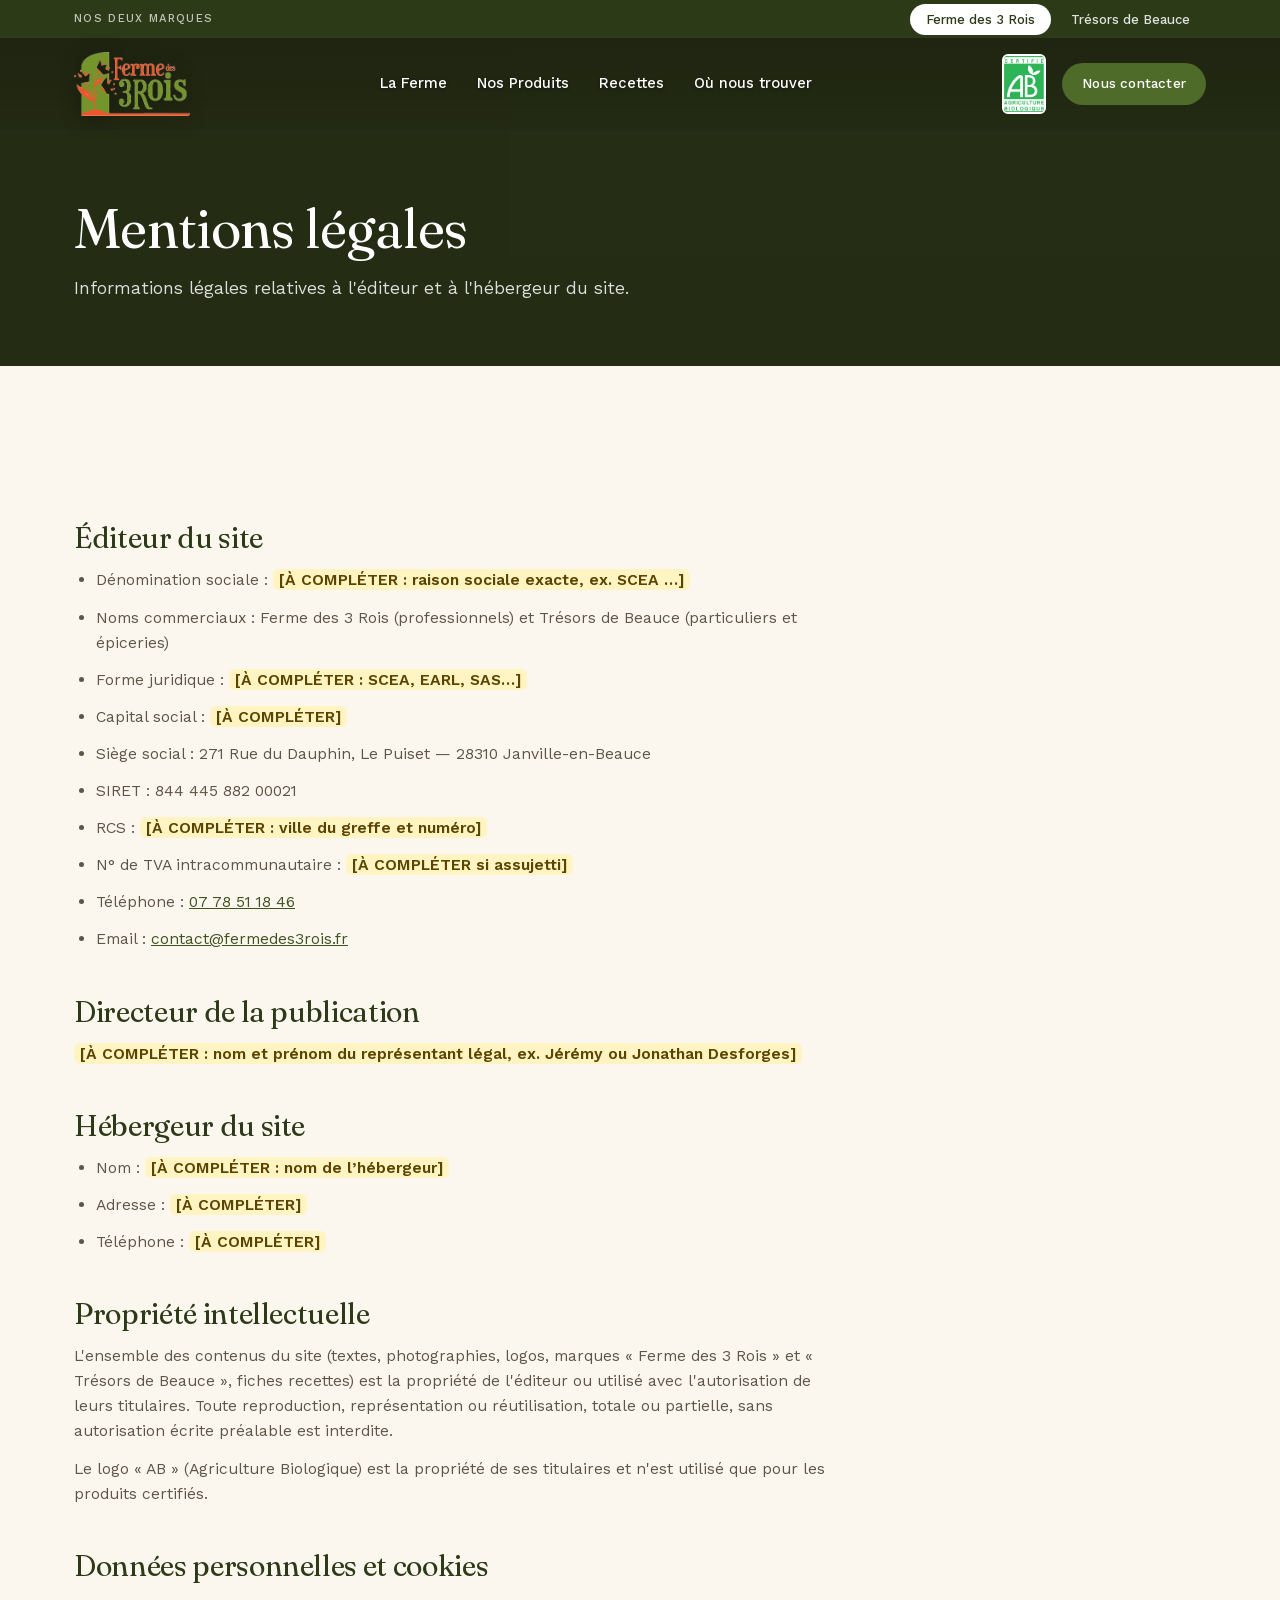
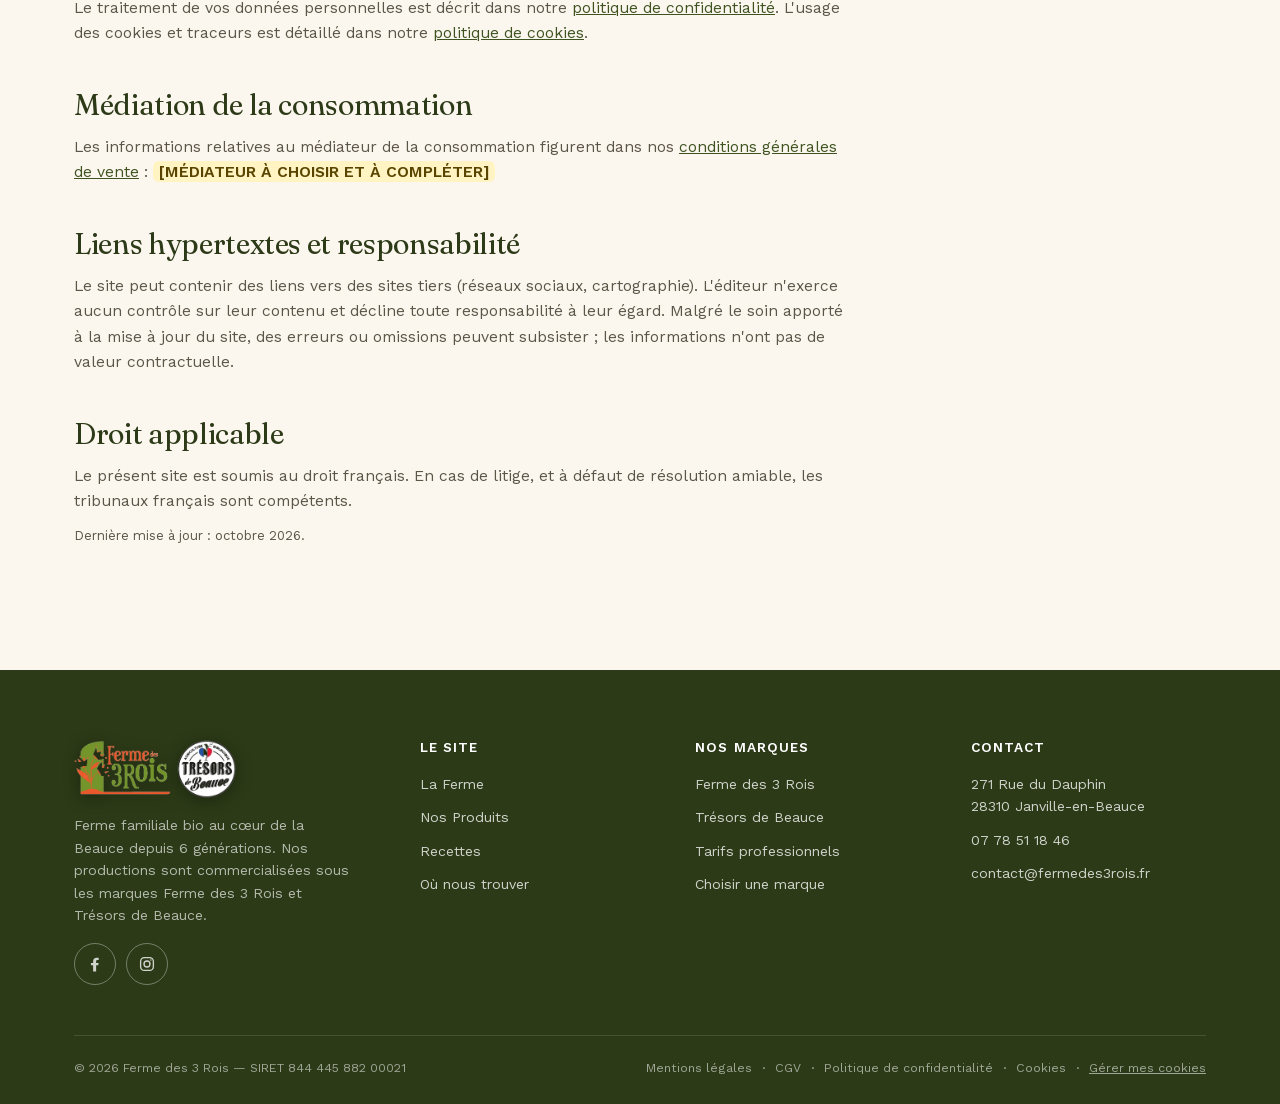
<file: mentions-legales.html>
<!DOCTYPE html>
<html lang="fr">
<head>
<meta charset="UTF-8">
<meta name="viewport" content="width=device-width, initial-scale=1.0">
<title>Mentions légales — Ferme des 3 Rois</title>
<meta name="description" content="Mentions légales du site de la Ferme des 3 Rois et de Trésors de Beauce : éditeur, hébergeur, propriété intellectuelle.">

<link rel="canonical" href="https://www.fermedes3rois.com/mentions-legales.html">
<meta property="og:type" content="website">
<meta property="og:locale" content="fr_FR">
<meta property="og:site_name" content="Ferme des 3 Rois — Trésors de Beauce">
<meta property="og:title" content="Mentions légales — Ferme des 3 Rois">
<meta property="og:description" content="Mentions légales du site de la Ferme des 3 Rois et de Trésors de Beauce : éditeur, hébergeur, propriété intellectuelle.">
<meta property="og:url" content="https://www.fermedes3rois.com/mentions-legales.html">
<meta property="og:image" content="https://www.fermedes3rois.com/assets/images/real/ferme-de-loin.jpg">
<meta name="twitter:card" content="summary_large_image">
<script src="assets/js/brand.js?v=20261104g"></script>
<link rel="preload" href="assets/fonts/work-sans-latin.woff2" as="font" type="font/woff2" crossorigin>
<link rel="stylesheet" href="assets/css/fonts.css">
<link rel="stylesheet" href="assets/css/style.css?v=20261104g">
</head>
<body>
<a class="skip-link" href="#main">Aller au contenu principal</a>

<!-- ==========================================================
     HEADER
     ========================================================== -->
<header class="site-header" id="siteHeader">
  <div class="brand-switch">
    <div class="brand-switch__wrap">
      <span class="brand-switch__label">Nos deux marques</span>
      <nav class="brand-switch__tabs" aria-label="Choisir la marque">
        <a href="ferme-des-3-rois.html" data-brand-tab="ferme">Ferme des 3 Rois</a>
        <a href="tresors-de-beauce.html" data-brand-tab="tresors">Trésors de Beauce</a>
      </nav>
    </div>
  </div>
  <div class="container">
    <a href="ferme-des-3-rois.html" class="brand" data-brand-home="">
      <img class="brand__logo brand__logo--ferme" src="assets/images/logo-ferme-des-3-rois.png" alt="Ferme des 3 Rois">
      <img class="brand__logo brand__logo--tresors" src="assets/images/logo-tresors-de-beauce.png" alt="Trésors de Beauce">
    </a>

    <nav class="main-nav" id="mainNav">
      <a href="la-ferme.html">La Ferme</a>
      <a href="nos-produits.html">Nos Produits</a>
      <a href="recettes.html">Recettes</a>
      <a href="ferme-des-3-rois.html#contact" data-brand-home="#contact">Où nous trouver</a>
    </nav>

    <div class="header-cta">
      <div class="ab-chip">
        <img src="assets/images/logo-ab.jpg" alt="Logo Agriculture Biologique" width="40" height="56">
      </div>
      <a href="ferme-des-3-rois.html#contact" data-brand-home="#contact" class="btn btn-primary btn-sm">Nous contacter</a>
      <button class="nav-toggle" id="navToggle" aria-label="Ouvrir le menu" aria-expanded="false">
        <span></span><span></span><span></span>
      </button>
    </div>
  </div>
</header>

<main id="main">

<!-- ==========================================================
     EN-TÊTE DE PAGE
     ========================================================== -->
<section class="page-header">
  <div class="container">
    <h1>Mentions légales</h1>
    <p>Informations légales relatives à l'éditeur et à l'hébergeur du site.</p>
  </div>
</section>

<section>
  <div class="container">
    <div class="legal">
      <h2>Éditeur du site</h2>
      <ul>
        <li>Dénomination sociale : <span class="todo">[À COMPLÉTER : raison sociale exacte, ex. SCEA …]</span></li>
        <li>Noms commerciaux : Ferme des 3 Rois (professionnels) et Trésors de Beauce (particuliers et épiceries)</li>
        <li>Forme juridique : <span class="todo">[À COMPLÉTER : SCEA, EARL, SAS…]</span></li>
        <li>Capital social : <span class="todo">[À COMPLÉTER]</span></li>
        <li>Siège social : 271 Rue du Dauphin, Le Puiset — 28310 Janville-en-Beauce</li>
        <li>SIRET : 844 445 882 00021</li>
        <li>RCS : <span class="todo">[À COMPLÉTER : ville du greffe et numéro]</span></li>
        <li>N° de TVA intracommunautaire : <span class="todo">[À COMPLÉTER si assujetti]</span></li>
        <li>Téléphone : <a href="tel:+33778511846">07 78 51 18 46</a></li>
        <li>Email : <a href="mailto:contact@fermedes3rois.fr">contact@fermedes3rois.fr</a></li>
      </ul>

      <h2>Directeur de la publication</h2>
      <p><span class="todo">[À COMPLÉTER : nom et prénom du représentant légal, ex. Jérémy ou Jonathan Desforges]</span></p>

      <h2>Hébergeur du site</h2>
      <ul>
        <li>Nom : <span class="todo">[À COMPLÉTER : nom de l’hébergeur]</span></li>
        <li>Adresse : <span class="todo">[À COMPLÉTER]</span></li>
        <li>Téléphone : <span class="todo">[À COMPLÉTER]</span></li>
      </ul>

      <h2>Propriété intellectuelle</h2>
      <p>L'ensemble des contenus du site (textes, photographies, logos, marques « Ferme des 3 Rois » et « Trésors de Beauce », fiches recettes) est la propriété de l'éditeur ou utilisé avec l'autorisation de leurs titulaires. Toute reproduction, représentation ou réutilisation, totale ou partielle, sans autorisation écrite préalable est interdite.</p>
      <p>Le logo « AB » (Agriculture Biologique) est la propriété de ses titulaires et n'est utilisé que pour les produits certifiés.</p>

      <h2>Données personnelles et cookies</h2>
      <p>Le traitement de vos données personnelles est décrit dans notre <a href="politique-de-confidentialite.html">politique de confidentialité</a>. L'usage des cookies et traceurs est détaillé dans notre <a href="politique-cookies.html">politique de cookies</a>.</p>

      <h2>Médiation de la consommation</h2>
      <p>Les informations relatives au médiateur de la consommation figurent dans nos <a href="cgv.html">conditions générales de vente</a> : <span class="todo">[MÉDIATEUR À CHOISIR ET À COMPLÉTER]</span></p>

      <h2>Liens hypertextes et responsabilité</h2>
      <p>Le site peut contenir des liens vers des sites tiers (réseaux sociaux, cartographie). L'éditeur n'exerce aucun contrôle sur leur contenu et décline toute responsabilité à leur égard. Malgré le soin apporté à la mise à jour du site, des erreurs ou omissions peuvent subsister ; les informations n'ont pas de valeur contractuelle.</p>

      <h2>Droit applicable</h2>
      <p>Le présent site est soumis au droit français. En cas de litige, et à défaut de résolution amiable, les tribunaux français sont compétents.</p>
      <p class="updated">Dernière mise à jour : octobre 2026.</p>
    </div>
  </div>
</section>

</main>

<!-- ==========================================================
     FOOTER
     ========================================================== -->
<footer class="site-footer">
  <div class="container">
    <div class="footer-top">
      <div class="footer-brand">
        <img src="assets/images/logo-horizontal.png" alt="Ferme des 3 Rois — Trésors de Beauce">
        <p>Ferme familiale bio au cœur de la Beauce depuis 6 générations. Nos productions sont commercialisées sous les marques Ferme des 3 Rois et Trésors de Beauce.</p>
        <div class="footer-social">
          <a href="https://www.facebook.com/Tr%C3%A9sors-De-Beauce-111578571300424" aria-label="Facebook" target="_blank" rel="noopener"><svg viewBox="0 0 24 24" width="18" height="18" aria-hidden="true" fill="currentColor"><path d="M13.5 22v-8.2h2.8l.5-3.3h-3.3V8.4c0-.9.4-1.7 1.8-1.7h1.6V3.8s-1.4-.3-2.8-.3c-2.8 0-4.6 1.7-4.6 4.7v2.3H6.6v3.3h2.9V22h4z"/></svg></a>
          <a href="https://www.instagram.com/tresorsdebeauce/" aria-label="Instagram" target="_blank" rel="noopener"><svg viewBox="0 0 24 24" width="18" height="18" aria-hidden="true" fill="none" stroke="currentColor" stroke-width="1.8"><rect x="3.5" y="3.5" width="17" height="17" rx="5"/><circle cx="12" cy="12" r="4"/><circle cx="17.2" cy="6.8" r="1" fill="currentColor" stroke="none"/></svg></a>
        </div>
      </div>
      <div class="footer-col">
        <h2>Le site</h2>
        <ul>
          <li><a href="la-ferme.html">La Ferme</a></li>
          <li><a href="nos-produits.html">Nos Produits</a></li>
          <li><a href="recettes.html">Recettes</a></li>
          <li><a href="ferme-des-3-rois.html#contact" data-brand-home="#contact">Où nous trouver</a></li>
        </ul>
      </div>
      <div class="footer-col">
        <h2>Nos marques</h2>
        <ul>
          <li><a href="ferme-des-3-rois.html">Ferme des 3 Rois</a></li>
          <li><a href="tresors-de-beauce.html">Trésors de Beauce</a></li>
          <li><a href="ferme-des-3-rois.html#contact">Tarifs professionnels</a></li>
          <li><a href="index.html">Choisir une marque</a></li>
        </ul>
      </div>
      <div class="footer-col">
        <h2>Contact</h2>
        <ul>
          <li>271 Rue du Dauphin<br>28310 Janville-en-Beauce</li>
          <li><a href="tel:+33778511846">07 78 51 18 46</a></li>
          <li><a href="mailto:contact@fermedes3rois.fr">contact@fermedes3rois.fr</a></li>
        </ul>
      </div>
    </div>
    <div class="footer-bottom">
      <span>© 2026 Ferme des 3 Rois — SIRET 844 445 882 00021</span>
      <span class="footer-legal"><a href="mentions-legales.html">Mentions légales</a> · <a href="cgv.html">CGV</a> · <a href="politique-de-confidentialite.html">Politique de confidentialité</a> · <a href="politique-cookies.html">Cookies</a> · <button type="button" class="link-btn" data-open-consent>Gérer mes cookies</button></span>
    </div>
  </div>
</footer>

<script src="assets/js/main.js?v=20261104g"></script>
<script src="assets/js/consent.js?v=20261104g"></script>
</body>
</html>
</file>
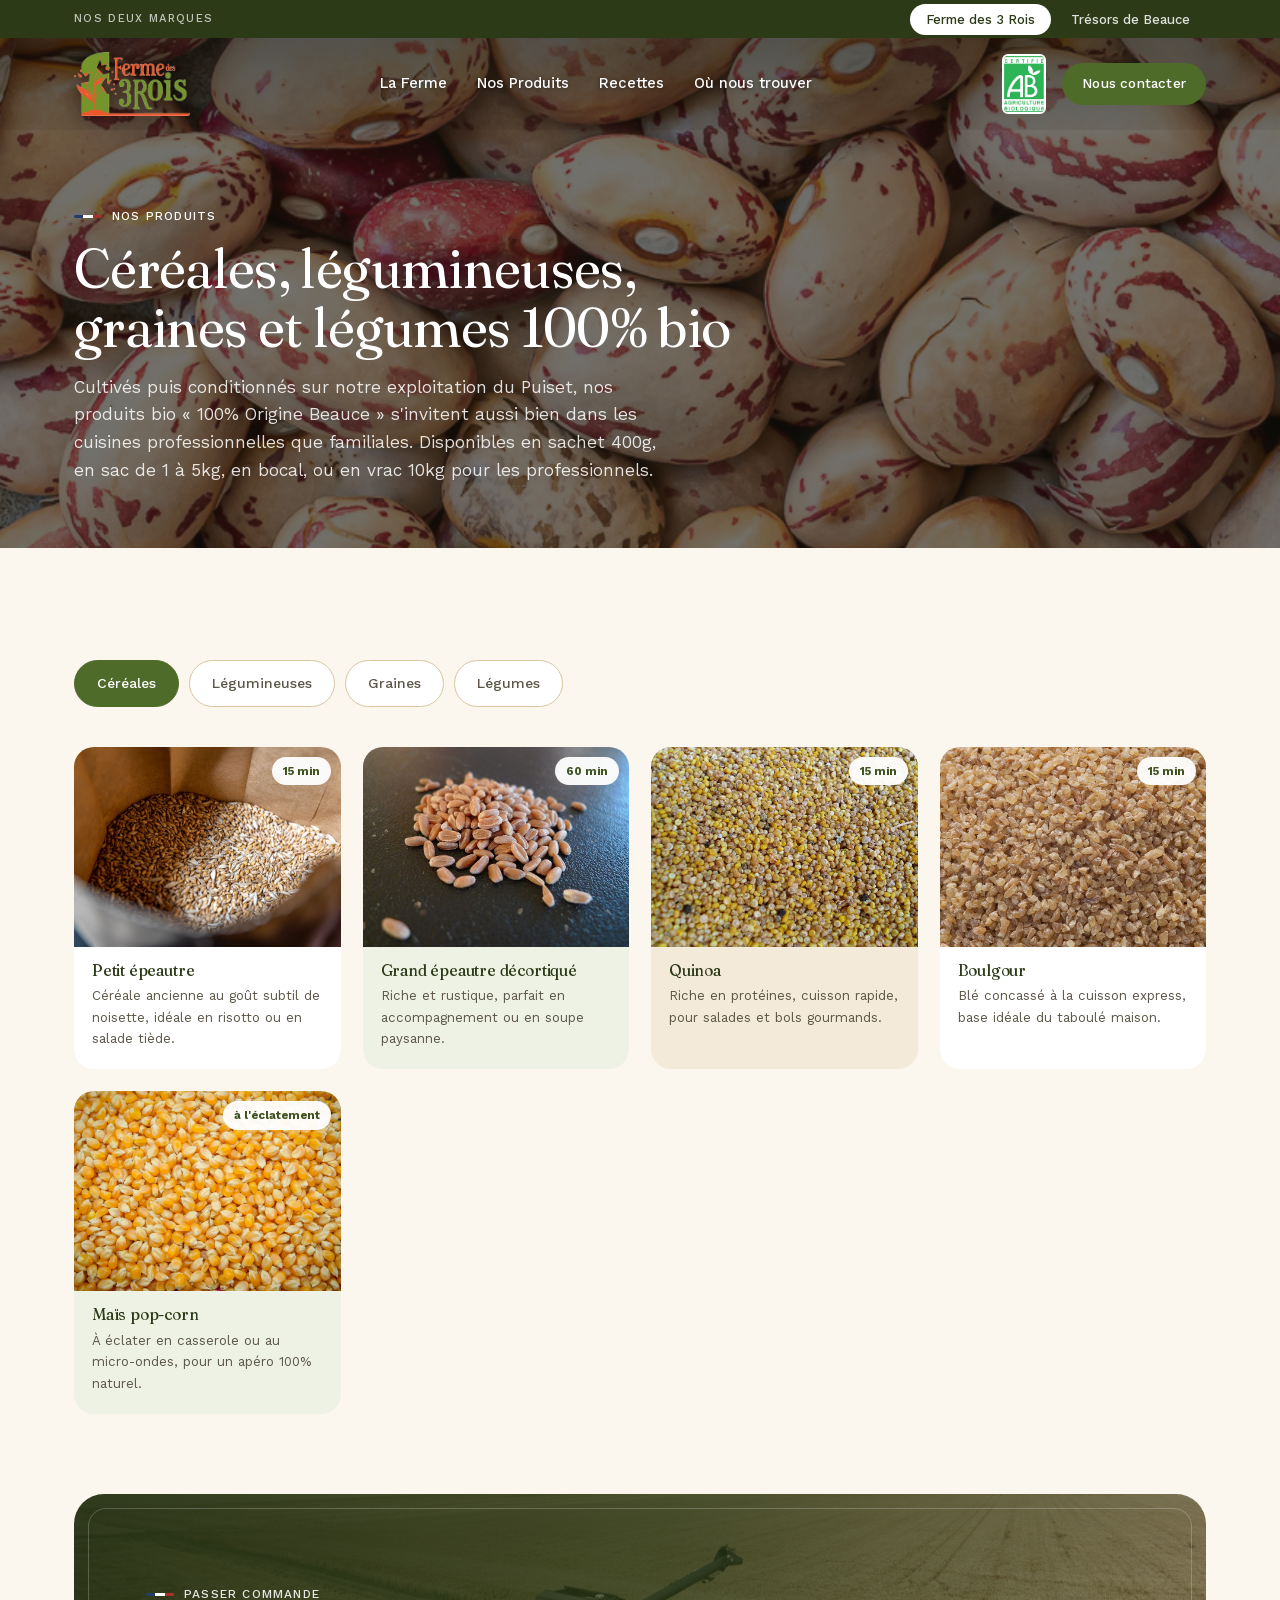
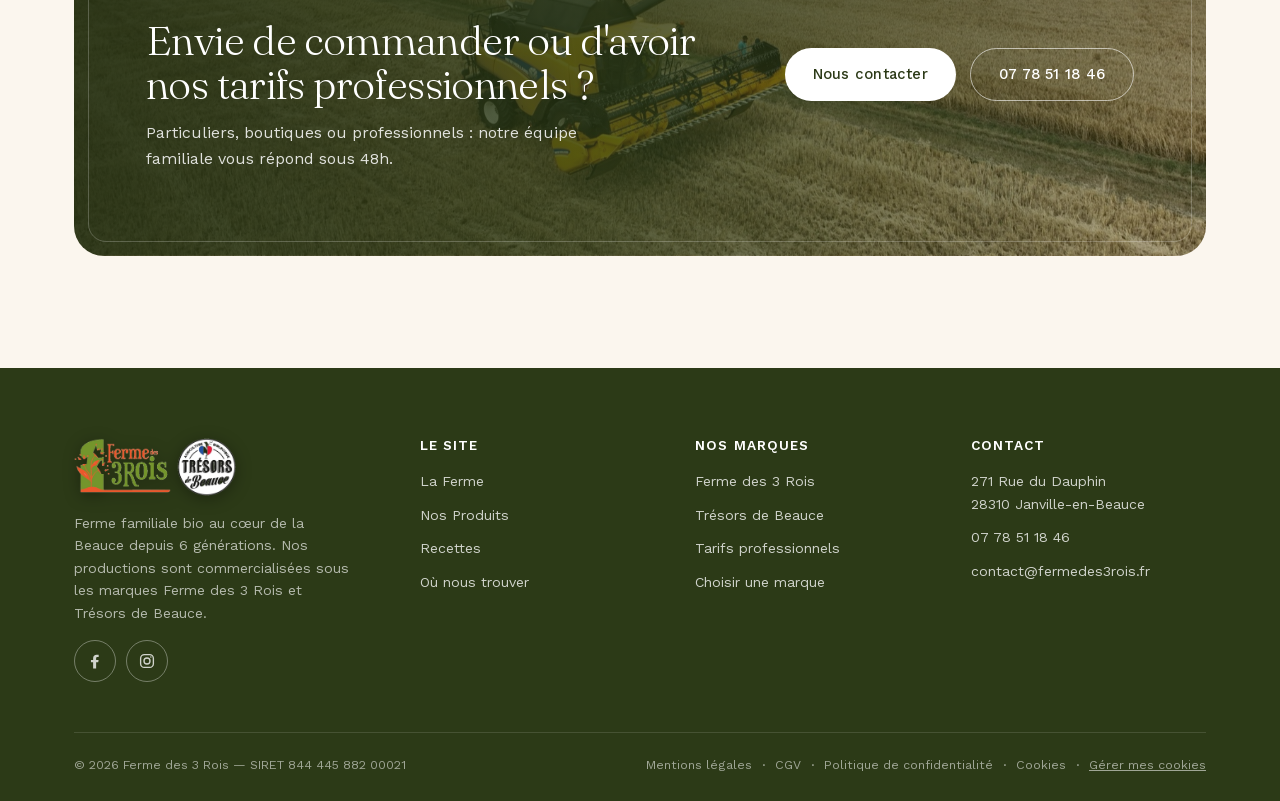
<file: nos-produits.html>
<!DOCTYPE html>
<html lang="fr">
<head>
<meta charset="UTF-8">
<meta name="viewport" content="width=device-width, initial-scale=1.0">
<title>Nos Produits — Ferme des 3 Rois</title>
<meta name="description" content="Céréales, légumineuses, graines et légumes 100% bio, cultivés et conditionnés sur notre exploitation du Puiset en Beauce. Sachet, sac, bocal ou vrac professionnel.">

<link rel="canonical" href="https://www.fermedes3rois.com/nos-produits.html">
<meta property="og:type" content="website">
<meta property="og:locale" content="fr_FR">
<meta property="og:site_name" content="Ferme des 3 Rois — Trésors de Beauce">
<meta property="og:title" content="Nos Produits — Ferme des 3 Rois">
<meta property="og:description" content="Céréales, légumineuses, graines et légumes 100% bio, cultivés et conditionnés sur notre exploitation du Puiset en Beauce. Sachet, sac, bocal ou vrac professionnel.">
<meta property="og:url" content="https://www.fermedes3rois.com/nos-produits.html">
<meta property="og:image" content="https://www.fermedes3rois.com/assets/images/real/ferme-de-loin.jpg">
<meta name="twitter:card" content="summary_large_image">
<script src="assets/js/brand.js?v=20261104g"></script>
<link rel="preload" href="assets/fonts/work-sans-latin.woff2" as="font" type="font/woff2" crossorigin>
<link rel="stylesheet" href="assets/css/fonts.css">
<link rel="stylesheet" href="assets/css/style.css?v=20261104g">
</head>
<body>
<a class="skip-link" href="#main">Aller au contenu principal</a>

<!-- ==========================================================
     HEADER
     ========================================================== -->
<header class="site-header" id="siteHeader">
  <div class="brand-switch">
    <div class="brand-switch__wrap">
      <span class="brand-switch__label">Nos deux marques</span>
      <nav class="brand-switch__tabs" aria-label="Choisir la marque">
        <a href="ferme-des-3-rois.html" data-brand-tab="ferme">Ferme des 3 Rois</a>
        <a href="tresors-de-beauce.html" data-brand-tab="tresors">Trésors de Beauce</a>
      </nav>
    </div>
  </div>
  <div class="container">
    <a href="ferme-des-3-rois.html" class="brand" data-brand-home="">
      <img class="brand__logo brand__logo--ferme" src="assets/images/logo-ferme-des-3-rois.png" alt="Ferme des 3 Rois">
      <img class="brand__logo brand__logo--tresors" src="assets/images/logo-tresors-de-beauce.png" alt="Trésors de Beauce">
    </a>

    <nav class="main-nav" id="mainNav">
      <a href="la-ferme.html">La Ferme</a>
      <a href="nos-produits.html">Nos Produits</a>
      <a href="recettes.html">Recettes</a>
      <a href="ferme-des-3-rois.html#contact" data-brand-home="#contact">Où nous trouver</a>
    </nav>

    <div class="header-cta">
      <div class="ab-chip">
        <img src="assets/images/logo-ab.jpg" alt="Logo Agriculture Biologique" width="40" height="56">
      </div>
      <a href="ferme-des-3-rois.html#contact" data-brand-home="#contact" class="btn btn-primary btn-sm">Nous contacter</a>
      <button class="nav-toggle" id="navToggle" aria-label="Ouvrir le menu" aria-expanded="false">
        <span></span><span></span><span></span>
      </button>
    </div>
  </div>
</header>

<main id="main">

<!-- ==========================================================
     EN-TÊTE DE PAGE
     ========================================================== -->
<section class="page-header" style="background-image:url('assets/images/real/tdb-legumes-secs.jpg')">
  <div class="container">
    <span class="eyebrow">Nos Produits</span>
    <h1>Céréales, légumineuses, graines et légumes 100% bio</h1>
    <p>Cultivés puis conditionnés sur notre exploitation du Puiset, nos produits bio « 100% Origine Beauce » s'invitent aussi bien dans les cuisines professionnelles que familiales. Disponibles en sachet 400g, en sac de 1 à 5kg, en bocal, ou en vrac 10kg pour les professionnels.</p>
  </div>
</section>

<!-- ==========================================================
     NOS PRODUITS
     ========================================================== -->
<section>
  <div class="container">

    <h2 class="sr-only">Notre gamme de produits</h2>
    <div class="tabs-bar reveal" role="tablist">
      <button class="tab-btn is-active" data-tab="cereales" role="tab" aria-selected="true">Céréales</button>
      <button class="tab-btn" data-tab="legumineuses" role="tab" aria-selected="false">Légumineuses</button>
      <button class="tab-btn" data-tab="graines" role="tab" aria-selected="false">Graines</button>
      <button class="tab-btn" data-tab="legumes" role="tab" aria-selected="false">Légumes</button>
    </div>

    <!-- CEREALES -->
    <div class="tab-panel is-active" id="tab-cereales">
      <div class="product-grid">
        <article class="product-card">
          <div class="thumb"><img src="assets/images/real/produit-epeautre.jpg" alt="Petit épeautre bio"><span class="cook-time">15 min</span></div>
          <div class="body"><h3>Petit épeautre</h3><p>Céréale ancienne au goût subtil de noisette, idéale en risotto ou en salade tiède.</p></div>
        </article>
        <article class="product-card">
          <div class="thumb"><img src="assets/images/real/open-grand-epeautre.jpg" alt="Grand épeautre décortiqué bio"><span class="cook-time">60 min</span></div>
          <div class="body"><h3>Grand épeautre décortiqué</h3><p>Riche et rustique, parfait en accompagnement ou en soupe paysanne.</p></div>
        </article>
        <article class="product-card">
          <div class="thumb"><img src="assets/images/real/open-quinoa.jpg" alt="Quinoa bio"><span class="cook-time">15 min</span></div>
          <div class="body"><h3>Quinoa</h3><p>Riche en protéines, cuisson rapide, pour salades et bols gourmands.</p></div>
        </article>
        <article class="product-card">
          <div class="thumb"><img src="assets/images/real/open-boulgour.jpg" alt="Boulgour bio"><span class="cook-time">15 min</span></div>
          <div class="body"><h3>Boulgour</h3><p>Blé concassé à la cuisson express, base idéale du taboulé maison.</p></div>
        </article>
        <article class="product-card">
          <div class="thumb"><img src="assets/images/real/produit-mais-popcorn.jpg" alt="Maïs pop-corn bio"><span class="cook-time">à l'éclatement</span></div>
          <div class="body"><h3>Maïs pop-corn</h3><p>À éclater en casserole ou au micro-ondes, pour un apéro 100% naturel.</p></div>
        </article>
      </div>
    </div>

    <!-- LEGUMINEUSES -->
    <div class="tab-panel" id="tab-legumineuses">
      <p class="subgroup-title">Haricots</p>
      <div class="product-grid">
        <article class="product-card">
          <div class="thumb"><img src="assets/images/real/open-flageolet.jpg" alt="Haricot flageolet bio"><span class="cook-time">30 min</span></div>
          <div class="body"><h3>Haricot Flageolet</h3><p>Fin et fondant, le classique du gigot d'agneau.</p></div>
        </article>
        <article class="product-card">
          <div class="thumb"><img src="assets/images/real/open-haricot-rouge.jpg" alt="Haricot rouge bio"><span class="cook-time">30 min</span></div>
          <div class="body"><h3>Haricot Rouge</h3><p>Charnu et généreux, parfait en chili ou en salade composée.</p></div>
        </article>
        <article class="product-card">
          <div class="thumb"><img src="assets/images/real/produit-haricot-marbre.jpg" alt="Haricot bariolé bio"><span class="cook-time">30 min</span></div>
          <div class="body"><h3>Haricot Bariolé</h3><p>Variété rustique à la texture fondante, façon fagioli italien.</p></div>
        </article>
        <article class="product-card">
          <div class="thumb"><img src="assets/images/real/open-haricot-mogex.jpg" alt="Haricot blanc Mogex bio"><span class="cook-time">30 min</span></div>
          <div class="body"><h3>Haricot Blanc Mogex</h3><p>Petit haricot blanc tendre, idéal en cassoulet.</p></div>
        </article>
        <article class="product-card">
          <div class="thumb"><img src="assets/images/real/open-haricot-lingot.jpg" alt="Haricot blanc lingot bio"><span class="cook-time">30 min</span></div>
          <div class="body"><h3>Haricot Blanc Lingot</h3><p>Le grand classique des plats mijotés du dimanche.</p></div>
        </article>
        <article class="product-card">
          <div class="thumb"><img src="assets/images/real/open-haricot-noir.jpg" alt="Haricot noir bio"><span class="cook-time">30 min</span></div>
          <div class="body"><h3>Haricot Noir</h3><p>Texture crémeuse, parfait pour les cuisines du monde.</p></div>
        </article>
      </div>

      <p class="subgroup-title">Lentilles</p>
      <div class="product-grid">
        <article class="product-card">
          <div class="thumb"><img src="assets/images/real/open-lentille-verte.jpg" alt="Lentille verte bio"><span class="cook-time">20 min</span></div>
          <div class="body"><h3>Lentille Verte</h3><p>Style « Le Puy », ferme sous la dent, riche en fibres.</p></div>
        </article>
        <article class="product-card">
          <div class="thumb"><img src="assets/images/real/open-lentille-blonde.jpg" alt="Lentille blonde bio"><span class="cook-time">15-30 min</span></div>
          <div class="body"><h3>Lentille Blonde</h3><p>Douce et fondante, pour des plats tout en délicatesse.</p></div>
        </article>
        <article class="product-card">
          <div class="thumb"><img src="assets/images/real/open-lentille-corail.jpg" alt="Lentille corail bio"><span class="cook-time">5-10 min</span></div>
          <div class="body"><h3>Lentille Corail</h3><p>Cuisson minute, se délite pour dahls et veloutés.</p></div>
        </article>
        <article class="product-card">
          <div class="thumb"><img src="assets/images/real/produit-lentilles-beluga.jpg" alt="Lentille béluga bio"><span class="cook-time">20 min</span></div>
          <div class="body"><h3>Lentille Béluga</h3><p>Petite et noire, un caviar végétal pour vos salades chics.</p></div>
        </article>
      </div>

      <p class="subgroup-title">Pois</p>
      <div class="product-grid">
        <article class="product-card">
          <div class="thumb"><img src="assets/images/real/open-pois-chiche.jpg" alt="Pois chiche bio"><span class="cook-time">30 min</span></div>
          <div class="body"><h3>Pois Chiche</h3><p>Pour houmous, couscous ou simplement « au naturel » en bocal.</p></div>
        </article>
        <article class="product-card">
          <div class="thumb"><img src="assets/images/real/open-pois-casse.jpg" alt="Pois cassé bio"><span class="cook-time">30-60 min</span></div>
          <div class="body"><h3>Pois Cassé</h3><p>Le secret des purées et soupes réconfortantes d'hiver.</p></div>
        </article>
      </div>
    </div>

    <!-- GRAINES -->
    <div class="tab-panel" id="tab-graines">
      <div class="product-grid">
        <article class="product-card">
          <div class="thumb"><img src="assets/images/real/tdb-decortiques.jpg" alt="Tournesol décortiqué bio"></div>
          <div class="body"><h3>Tournesol décortiqué</h3><p>Nature, salé ou torréfié au piment d'Espelette — croquant à l'apéro comme en topping.</p></div>
        </article>
        <article class="product-card">
          <div class="thumb"><img src="assets/images/real/open-lin-dore.jpg" alt="Graines de lin doré bio"></div>
          <div class="body"><h3>Lin Doré</h3><p>À saupoudrer sur salades, yaourts ou porridges pour un boost d'oméga-3.</p></div>
        </article>
        <article class="product-card">
          <div class="thumb"><img src="assets/images/real/open-lin-brun.jpg" alt="Graines de lin brun bio"></div>
          <div class="body"><h3>Lin Brun</h3><p>Saveur plus prononcée, parfaite en pain maison.</p></div>
        </article>
        <article class="product-card">
          <div class="thumb"><img src="assets/images/real/open-chia.jpg" alt="Graines de chia bio"></div>
          <div class="body"><h3>Graines de Chia <span style="color:var(--accent-600);">· Nouveau</span></h3><p>La star des puddings et des petits-déjeuners healthy.</p></div>
        </article>
      </div>
    </div>

    <!-- LEGUMES -->
    <div class="tab-panel" id="tab-legumes">
      <p class="tab-panel-intro">Aux côtés de nos légumes secs, nous cultivons des légumes de plein champ en agriculture biologique, disponibles selon la saison.</p>
      <div class="product-grid">
        <article class="product-card">
          <div class="thumb"><img src="assets/images/real/open-pomme-de-terre.jpg" alt="Pommes de terre bio"></div>
          <div class="body"><h3>Pommes de terre</h3><p>Cultivées sur nos terres beauceronnes, disponibles à l'automne et en hiver.</p></div>
        </article>
        <article class="product-card">
          <div class="thumb"><img src="assets/images/real/open-oignon.jpg" alt="Oignons bio"></div>
          <div class="body"><h3>Oignons</h3><p>Doux et parfumés, récoltés en fin d'été.</p></div>
        </article>
        <article class="product-card">
          <div class="thumb"><img src="assets/images/real/open-courge.jpg" alt="Courges bio"></div>
          <div class="body"><h3>Courges</h3><p>Variétés de saison, idéales pour les veloutés d'automne.</p></div>
        </article>
        <article class="product-card">
          <div class="thumb"><img src="assets/images/real/open-betterave.jpg" alt="Betteraves bio"></div>
          <div class="body"><h3>Betteraves</h3><p>Crues, cuites ou en jus, un légume racine plein de caractère.</p></div>
        </article>
      </div>
    </div>

    <div class="page-cta reveal" style="--cta-img:url('../images/real/moisson-1.jpg')">
      <div class="page-cta__text">
        <span class="eyebrow">Passer commande</span>
        <h3>Envie de commander ou d'avoir nos tarifs professionnels&nbsp;?</h3>
        <p>Particuliers, boutiques ou professionnels : notre équipe familiale vous répond sous 48h.</p>
      </div>
      <div class="page-cta__actions">
        <a href="ferme-des-3-rois.html#contact" data-brand-home="#contact" class="btn btn-light">Nous contacter</a>
        <a href="tel:+33778511846" class="btn btn-outline">07 78 51 18 46</a>
      </div>
    </div>

  </div>
</section>

</main>

<!-- ==========================================================
     FOOTER
     ========================================================== -->
<footer class="site-footer">
  <div class="container">
    <div class="footer-top">
      <div class="footer-brand">
        <img src="assets/images/logo-horizontal.png" alt="Ferme des 3 Rois — Trésors de Beauce">
        <p>Ferme familiale bio au cœur de la Beauce depuis 6 générations. Nos productions sont commercialisées sous les marques Ferme des 3 Rois et Trésors de Beauce.</p>
        <div class="footer-social">
          <a href="https://www.facebook.com/Tr%C3%A9sors-De-Beauce-111578571300424" aria-label="Facebook" target="_blank" rel="noopener"><svg viewBox="0 0 24 24" width="18" height="18" aria-hidden="true" fill="currentColor"><path d="M13.5 22v-8.2h2.8l.5-3.3h-3.3V8.4c0-.9.4-1.7 1.8-1.7h1.6V3.8s-1.4-.3-2.8-.3c-2.8 0-4.6 1.7-4.6 4.7v2.3H6.6v3.3h2.9V22h4z"/></svg></a>
          <a href="https://www.instagram.com/tresorsdebeauce/" aria-label="Instagram" target="_blank" rel="noopener"><svg viewBox="0 0 24 24" width="18" height="18" aria-hidden="true" fill="none" stroke="currentColor" stroke-width="1.8"><rect x="3.5" y="3.5" width="17" height="17" rx="5"/><circle cx="12" cy="12" r="4"/><circle cx="17.2" cy="6.8" r="1" fill="currentColor" stroke="none"/></svg></a>
        </div>
      </div>
      <div class="footer-col">
        <h2>Le site</h2>
        <ul>
          <li><a href="la-ferme.html">La Ferme</a></li>
          <li><a href="nos-produits.html">Nos Produits</a></li>
          <li><a href="recettes.html">Recettes</a></li>
          <li><a href="ferme-des-3-rois.html#contact" data-brand-home="#contact">Où nous trouver</a></li>
        </ul>
      </div>
      <div class="footer-col">
        <h2>Nos marques</h2>
        <ul>
          <li><a href="ferme-des-3-rois.html">Ferme des 3 Rois</a></li>
          <li><a href="tresors-de-beauce.html">Trésors de Beauce</a></li>
          <li><a href="ferme-des-3-rois.html#contact">Tarifs professionnels</a></li>
          <li><a href="index.html">Choisir une marque</a></li>
        </ul>
      </div>
      <div class="footer-col">
        <h2>Contact</h2>
        <ul>
          <li>271 Rue du Dauphin<br>28310 Janville-en-Beauce</li>
          <li><a href="tel:+33778511846">07 78 51 18 46</a></li>
          <li><a href="mailto:contact@fermedes3rois.fr">contact@fermedes3rois.fr</a></li>
        </ul>
      </div>
    </div>
    <div class="footer-bottom">
      <span>© 2026 Ferme des 3 Rois — SIRET 844 445 882 00021</span>
      <span class="footer-legal"><a href="mentions-legales.html">Mentions légales</a> · <a href="cgv.html">CGV</a> · <a href="politique-de-confidentialite.html">Politique de confidentialité</a> · <a href="politique-cookies.html">Cookies</a> · <button type="button" class="link-btn" data-open-consent>Gérer mes cookies</button></span>
    </div>
  </div>
</footer>

<script src="assets/js/main.js?v=20261104g"></script>
<script src="assets/js/consent.js?v=20261104g"></script>
</body>
</html>
</file>
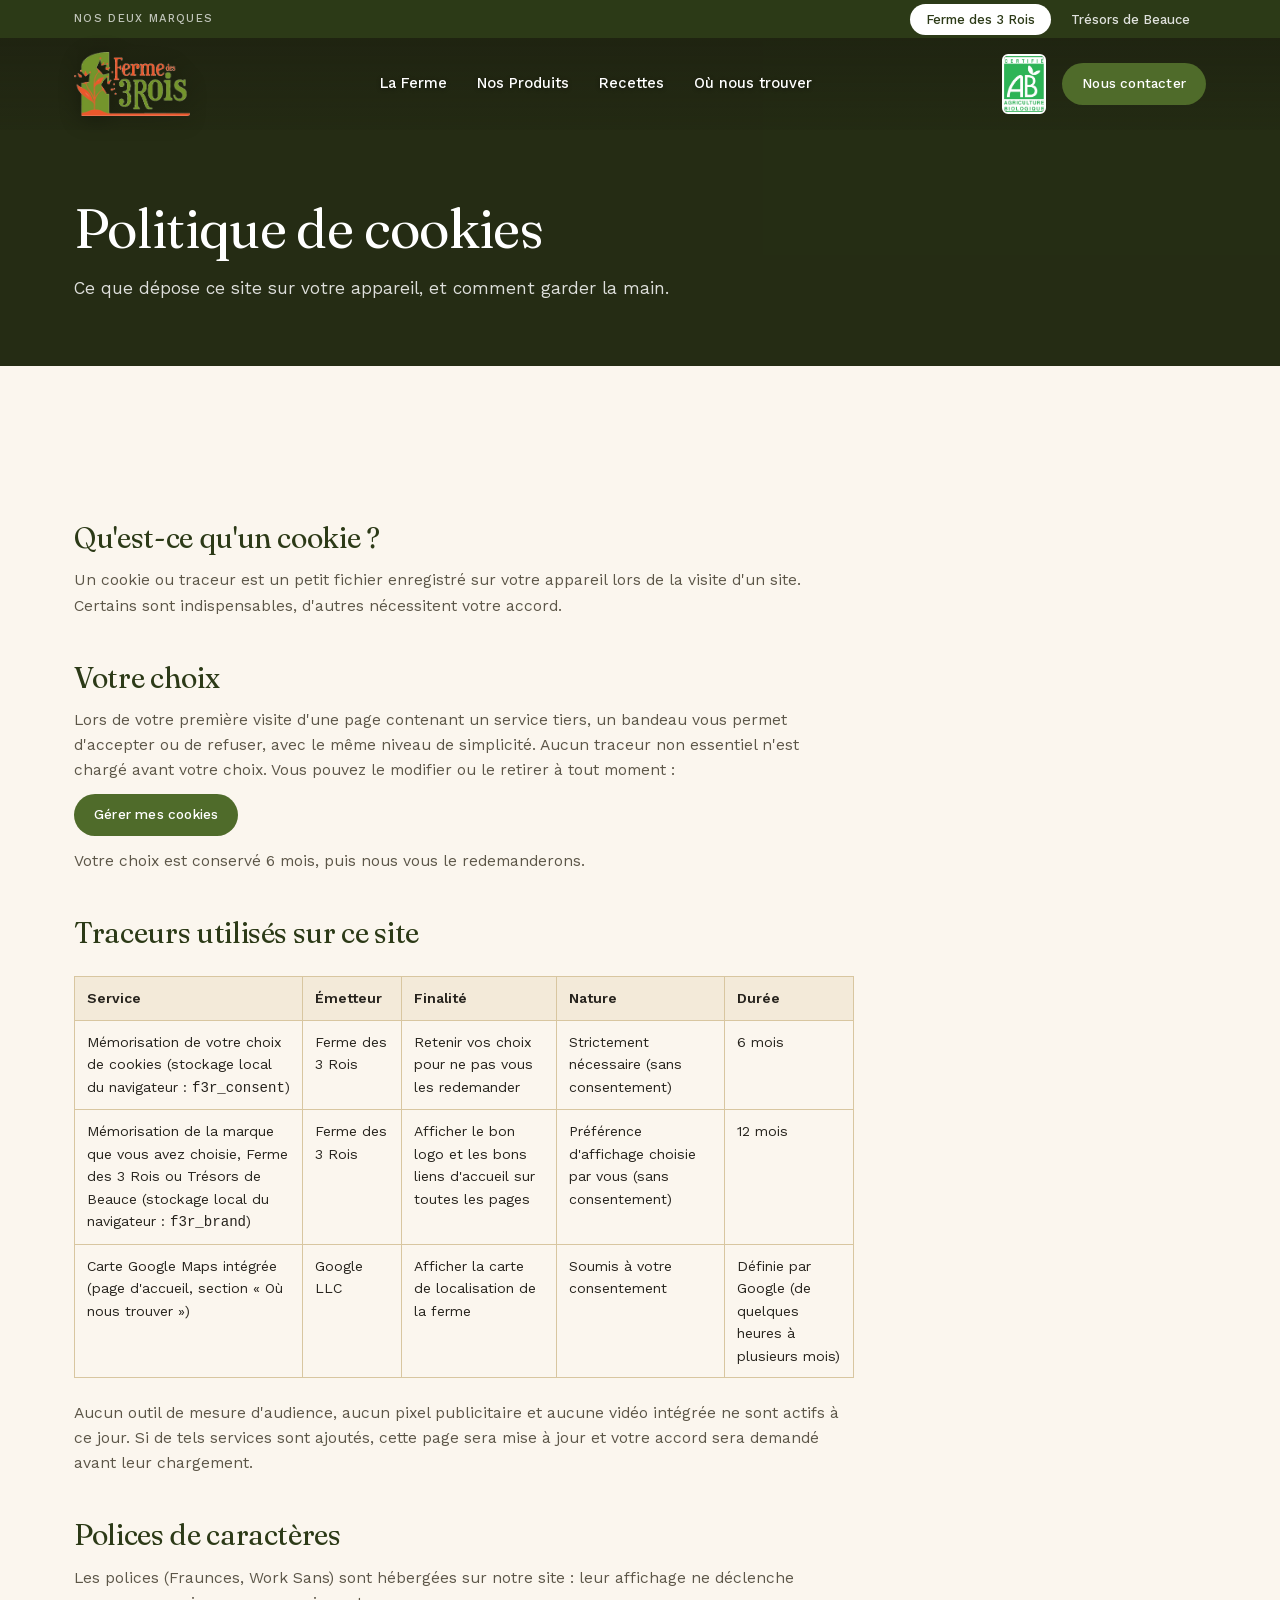
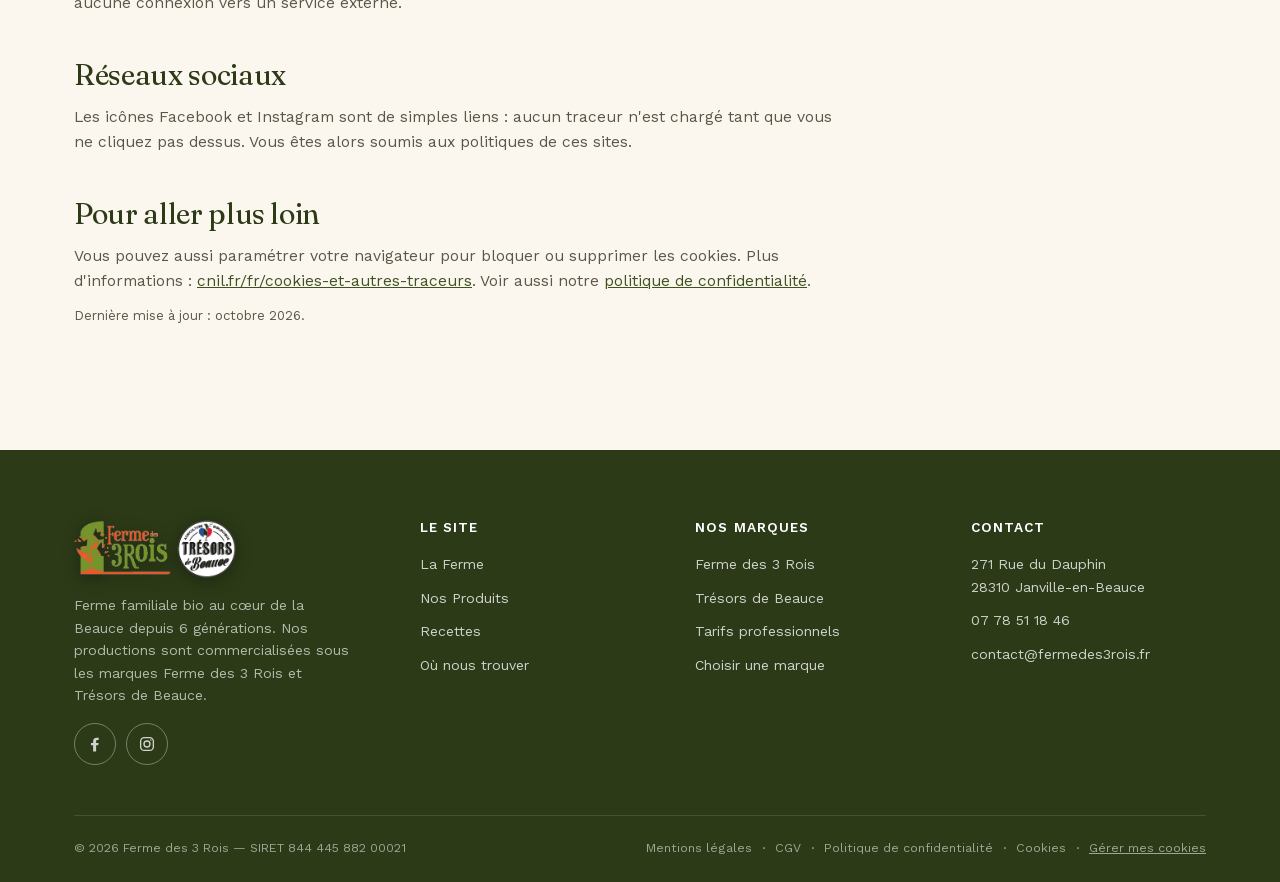
<file: politique-cookies.html>
<!DOCTYPE html>
<html lang="fr">
<head>
<meta charset="UTF-8">
<meta name="viewport" content="width=device-width, initial-scale=1.0">
<title>Politique de cookies — Ferme des 3 Rois</title>
<meta name="description" content="Liste des cookies et traceurs du site de la Ferme des 3 Rois, et comment gérer votre consentement.">

<link rel="canonical" href="https://www.fermedes3rois.com/politique-cookies.html">
<meta property="og:type" content="website">
<meta property="og:locale" content="fr_FR">
<meta property="og:site_name" content="Ferme des 3 Rois — Trésors de Beauce">
<meta property="og:title" content="Politique de cookies — Ferme des 3 Rois">
<meta property="og:description" content="Liste des cookies et traceurs du site de la Ferme des 3 Rois, et comment gérer votre consentement.">
<meta property="og:url" content="https://www.fermedes3rois.com/politique-cookies.html">
<meta property="og:image" content="https://www.fermedes3rois.com/assets/images/real/ferme-de-loin.jpg">
<meta name="twitter:card" content="summary_large_image">
<script src="assets/js/brand.js?v=20261104g"></script>
<link rel="preload" href="assets/fonts/work-sans-latin.woff2" as="font" type="font/woff2" crossorigin>
<link rel="stylesheet" href="assets/css/fonts.css">
<link rel="stylesheet" href="assets/css/style.css?v=20261104g">
</head>
<body>
<a class="skip-link" href="#main">Aller au contenu principal</a>

<!-- ==========================================================
     HEADER
     ========================================================== -->
<header class="site-header" id="siteHeader">
  <div class="brand-switch">
    <div class="brand-switch__wrap">
      <span class="brand-switch__label">Nos deux marques</span>
      <nav class="brand-switch__tabs" aria-label="Choisir la marque">
        <a href="ferme-des-3-rois.html" data-brand-tab="ferme">Ferme des 3 Rois</a>
        <a href="tresors-de-beauce.html" data-brand-tab="tresors">Trésors de Beauce</a>
      </nav>
    </div>
  </div>
  <div class="container">
    <a href="ferme-des-3-rois.html" class="brand" data-brand-home="">
      <img class="brand__logo brand__logo--ferme" src="assets/images/logo-ferme-des-3-rois.png" alt="Ferme des 3 Rois">
      <img class="brand__logo brand__logo--tresors" src="assets/images/logo-tresors-de-beauce.png" alt="Trésors de Beauce">
    </a>

    <nav class="main-nav" id="mainNav">
      <a href="la-ferme.html">La Ferme</a>
      <a href="nos-produits.html">Nos Produits</a>
      <a href="recettes.html">Recettes</a>
      <a href="ferme-des-3-rois.html#contact" data-brand-home="#contact">Où nous trouver</a>
    </nav>

    <div class="header-cta">
      <div class="ab-chip">
        <img src="assets/images/logo-ab.jpg" alt="Logo Agriculture Biologique" width="40" height="56">
      </div>
      <a href="ferme-des-3-rois.html#contact" data-brand-home="#contact" class="btn btn-primary btn-sm">Nous contacter</a>
      <button class="nav-toggle" id="navToggle" aria-label="Ouvrir le menu" aria-expanded="false">
        <span></span><span></span><span></span>
      </button>
    </div>
  </div>
</header>

<main id="main">

<!-- ==========================================================
     EN-TÊTE DE PAGE
     ========================================================== -->
<section class="page-header">
  <div class="container">
    <h1>Politique de cookies</h1>
    <p>Ce que dépose ce site sur votre appareil, et comment garder la main.</p>
  </div>
</section>

<section>
  <div class="container">
    <div class="legal">
      <h2>Qu'est-ce qu'un cookie ?</h2>
      <p>Un cookie ou traceur est un petit fichier enregistré sur votre appareil lors de la visite d'un site. Certains sont indispensables, d'autres nécessitent votre accord.</p>

      <h2>Votre choix</h2>
      <p>Lors de votre première visite d'une page contenant un service tiers, un bandeau vous permet d'accepter ou de refuser, avec le même niveau de simplicité. Aucun traceur non essentiel n'est chargé avant votre choix. Vous pouvez le modifier ou le retirer à tout moment :</p>
      <p><button type="button" class="btn btn-primary btn-sm" data-open-consent>Gérer mes cookies</button></p>
      <p>Votre choix est conservé 6 mois, puis nous vous le redemanderons.</p>

      <h2>Traceurs utilisés sur ce site</h2>
      <div class="table-wrap">
      <table>
        <thead><tr><th>Service</th><th>Émetteur</th><th>Finalité</th><th>Nature</th><th>Durée</th></tr></thead>
        <tbody>
          <tr><td>Mémorisation de votre choix de cookies (stockage local du navigateur : <code>f3r_consent</code>)</td><td>Ferme des 3 Rois</td><td>Retenir vos choix pour ne pas vous les redemander</td><td>Strictement nécessaire (sans consentement)</td><td>6 mois</td></tr>
          <tr><td>Mémorisation de la marque que vous avez choisie, Ferme des 3 Rois ou Trésors de Beauce (stockage local du navigateur : <code>f3r_brand</code>)</td><td>Ferme des 3 Rois</td><td>Afficher le bon logo et les bons liens d'accueil sur toutes les pages</td><td>Préférence d'affichage choisie par vous (sans consentement)</td><td>12 mois</td></tr>
          <tr><td>Carte Google Maps intégrée (page d'accueil, section « Où nous trouver »)</td><td>Google LLC</td><td>Afficher la carte de localisation de la ferme</td><td>Soumis à votre consentement</td><td>Définie par Google (de quelques heures à plusieurs mois)</td></tr>
        </tbody>
      </table>
      </div>
      <p>Aucun outil de mesure d'audience, aucun pixel publicitaire et aucune vidéo intégrée ne sont actifs à ce jour. Si de tels services sont ajoutés, cette page sera mise à jour et votre accord sera demandé avant leur chargement.</p>

      <h2>Polices de caractères</h2>
      <p>Les polices (Fraunces, Work Sans) sont hébergées sur notre site : leur affichage ne déclenche aucune connexion vers un service externe.</p>

      <h2>Réseaux sociaux</h2>
      <p>Les icônes Facebook et Instagram sont de simples liens : aucun traceur n'est chargé tant que vous ne cliquez pas dessus. Vous êtes alors soumis aux politiques de ces sites.</p>

      <h2>Pour aller plus loin</h2>
      <p>Vous pouvez aussi paramétrer votre navigateur pour bloquer ou supprimer les cookies. Plus d'informations : <a href="https://www.cnil.fr/fr/cookies-et-autres-traceurs" target="_blank" rel="noopener">cnil.fr/fr/cookies-et-autres-traceurs</a>. Voir aussi notre <a href="politique-de-confidentialite.html">politique de confidentialité</a>.</p>
      <p class="updated">Dernière mise à jour : octobre 2026.</p>
    </div>
  </div>
</section>

</main>

<!-- ==========================================================
     FOOTER
     ========================================================== -->
<footer class="site-footer">
  <div class="container">
    <div class="footer-top">
      <div class="footer-brand">
        <img src="assets/images/logo-horizontal.png" alt="Ferme des 3 Rois — Trésors de Beauce">
        <p>Ferme familiale bio au cœur de la Beauce depuis 6 générations. Nos productions sont commercialisées sous les marques Ferme des 3 Rois et Trésors de Beauce.</p>
        <div class="footer-social">
          <a href="https://www.facebook.com/Tr%C3%A9sors-De-Beauce-111578571300424" aria-label="Facebook" target="_blank" rel="noopener"><svg viewBox="0 0 24 24" width="18" height="18" aria-hidden="true" fill="currentColor"><path d="M13.5 22v-8.2h2.8l.5-3.3h-3.3V8.4c0-.9.4-1.7 1.8-1.7h1.6V3.8s-1.4-.3-2.8-.3c-2.8 0-4.6 1.7-4.6 4.7v2.3H6.6v3.3h2.9V22h4z"/></svg></a>
          <a href="https://www.instagram.com/tresorsdebeauce/" aria-label="Instagram" target="_blank" rel="noopener"><svg viewBox="0 0 24 24" width="18" height="18" aria-hidden="true" fill="none" stroke="currentColor" stroke-width="1.8"><rect x="3.5" y="3.5" width="17" height="17" rx="5"/><circle cx="12" cy="12" r="4"/><circle cx="17.2" cy="6.8" r="1" fill="currentColor" stroke="none"/></svg></a>
        </div>
      </div>
      <div class="footer-col">
        <h2>Le site</h2>
        <ul>
          <li><a href="la-ferme.html">La Ferme</a></li>
          <li><a href="nos-produits.html">Nos Produits</a></li>
          <li><a href="recettes.html">Recettes</a></li>
          <li><a href="ferme-des-3-rois.html#contact" data-brand-home="#contact">Où nous trouver</a></li>
        </ul>
      </div>
      <div class="footer-col">
        <h2>Nos marques</h2>
        <ul>
          <li><a href="ferme-des-3-rois.html">Ferme des 3 Rois</a></li>
          <li><a href="tresors-de-beauce.html">Trésors de Beauce</a></li>
          <li><a href="ferme-des-3-rois.html#contact">Tarifs professionnels</a></li>
          <li><a href="index.html">Choisir une marque</a></li>
        </ul>
      </div>
      <div class="footer-col">
        <h2>Contact</h2>
        <ul>
          <li>271 Rue du Dauphin<br>28310 Janville-en-Beauce</li>
          <li><a href="tel:+33778511846">07 78 51 18 46</a></li>
          <li><a href="mailto:contact@fermedes3rois.fr">contact@fermedes3rois.fr</a></li>
        </ul>
      </div>
    </div>
    <div class="footer-bottom">
      <span>© 2026 Ferme des 3 Rois — SIRET 844 445 882 00021</span>
      <span class="footer-legal"><a href="mentions-legales.html">Mentions légales</a> · <a href="cgv.html">CGV</a> · <a href="politique-de-confidentialite.html">Politique de confidentialité</a> · <a href="politique-cookies.html">Cookies</a> · <button type="button" class="link-btn" data-open-consent>Gérer mes cookies</button></span>
    </div>
  </div>
</footer>

<script src="assets/js/main.js?v=20261104g"></script>
<script src="assets/js/consent.js?v=20261104g"></script>
</body>
</html>
</file>
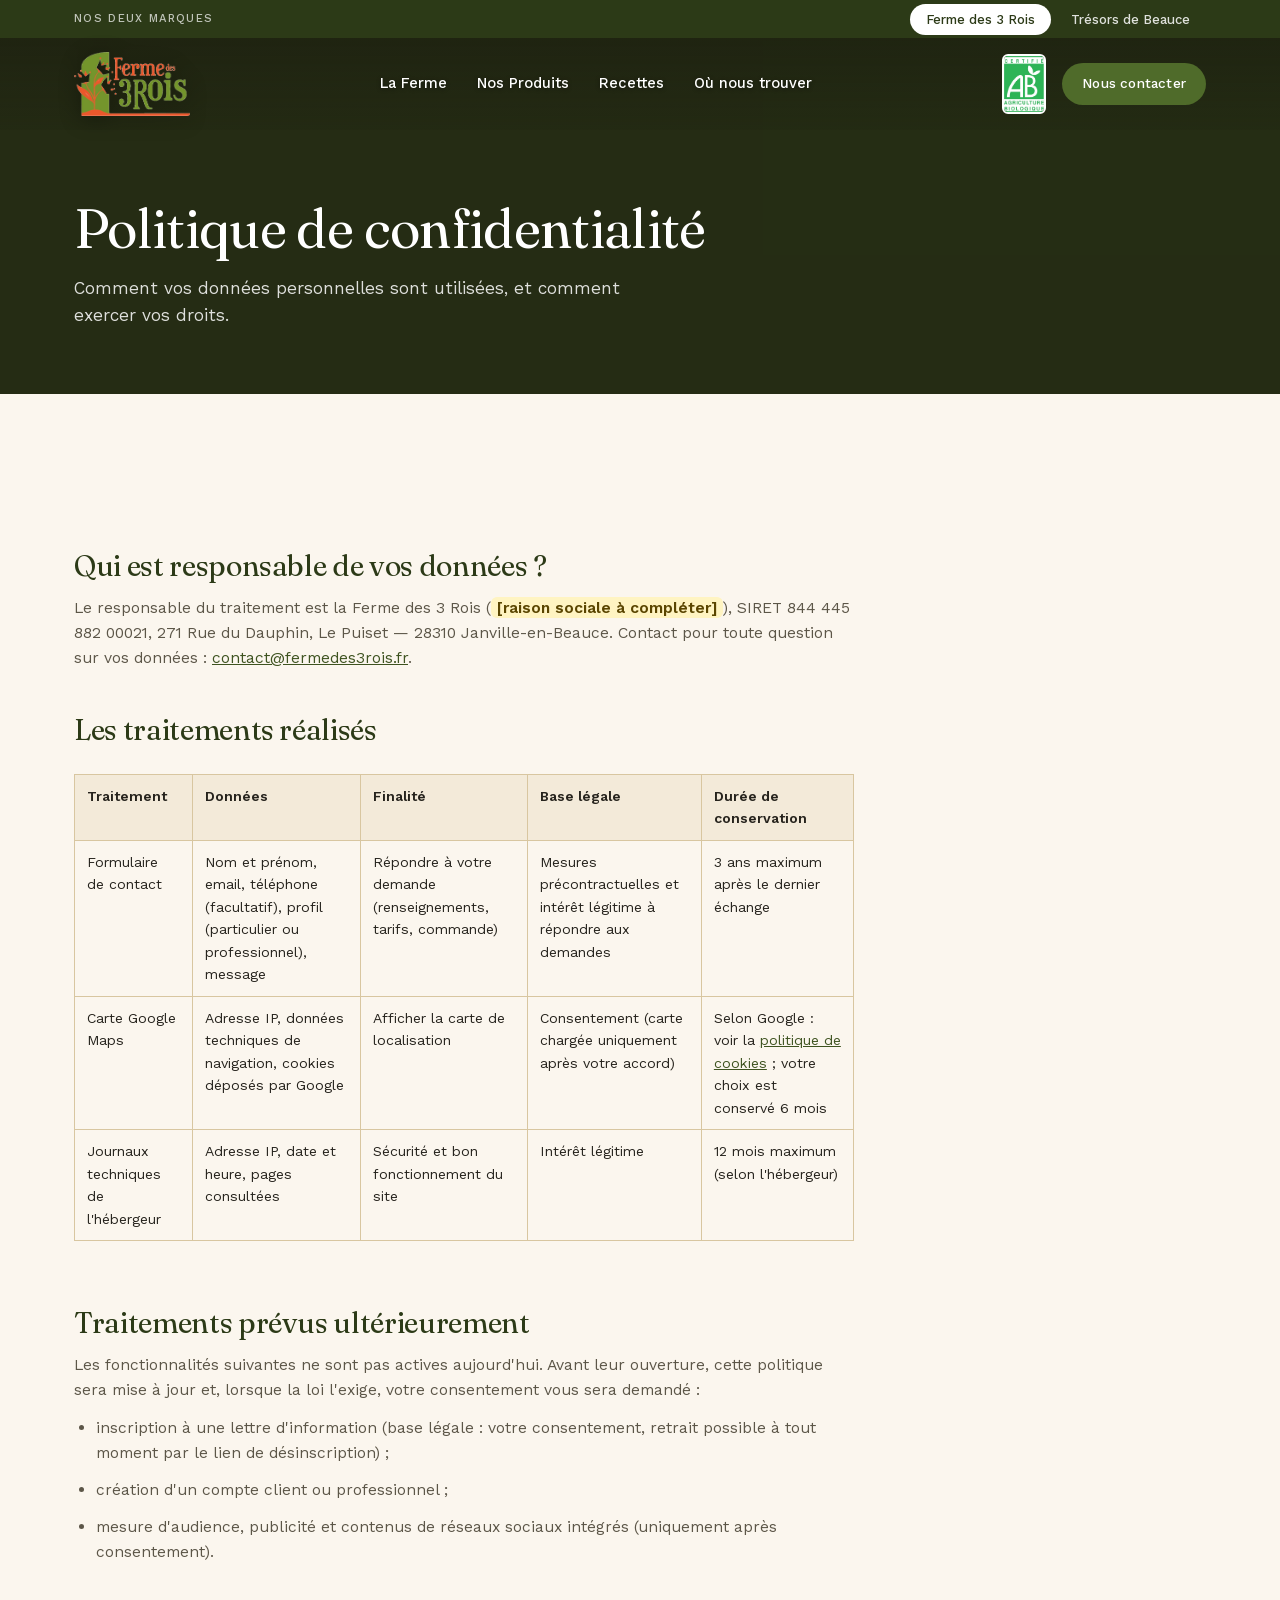
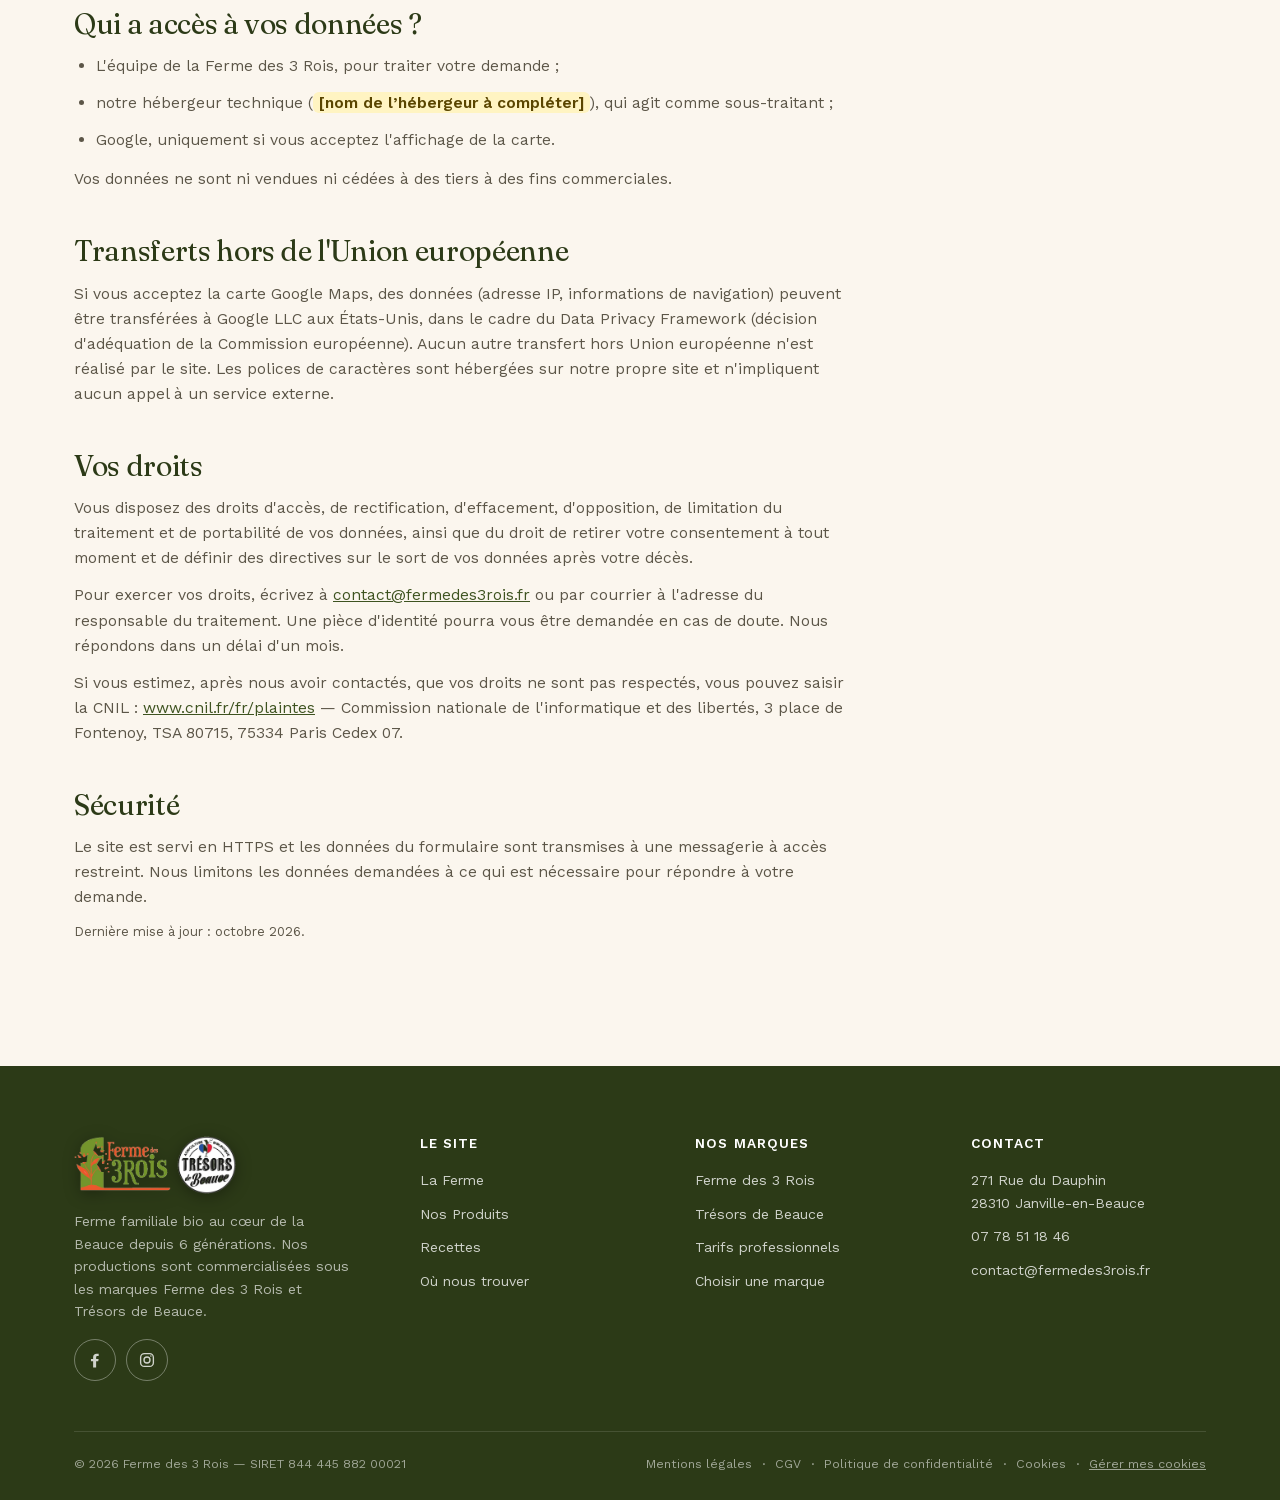
<file: politique-de-confidentialite.html>
<!DOCTYPE html>
<html lang="fr">
<head>
<meta charset="UTF-8">
<meta name="viewport" content="width=device-width, initial-scale=1.0">
<title>Politique de confidentialité — Ferme des 3 Rois</title>
<meta name="description" content="Politique de confidentialité de la Ferme des 3 Rois : données collectées, finalités, durées de conservation et droits.">

<link rel="canonical" href="https://www.fermedes3rois.com/politique-de-confidentialite.html">
<meta property="og:type" content="website">
<meta property="og:locale" content="fr_FR">
<meta property="og:site_name" content="Ferme des 3 Rois — Trésors de Beauce">
<meta property="og:title" content="Politique de confidentialité — Ferme des 3 Rois">
<meta property="og:description" content="Politique de confidentialité de la Ferme des 3 Rois : données collectées, finalités, durées de conservation et droits.">
<meta property="og:url" content="https://www.fermedes3rois.com/politique-de-confidentialite.html">
<meta property="og:image" content="https://www.fermedes3rois.com/assets/images/real/ferme-de-loin.jpg">
<meta name="twitter:card" content="summary_large_image">
<script src="assets/js/brand.js?v=20261104g"></script>
<link rel="preload" href="assets/fonts/work-sans-latin.woff2" as="font" type="font/woff2" crossorigin>
<link rel="stylesheet" href="assets/css/fonts.css">
<link rel="stylesheet" href="assets/css/style.css?v=20261104g">
</head>
<body>
<a class="skip-link" href="#main">Aller au contenu principal</a>

<!-- ==========================================================
     HEADER
     ========================================================== -->
<header class="site-header" id="siteHeader">
  <div class="brand-switch">
    <div class="brand-switch__wrap">
      <span class="brand-switch__label">Nos deux marques</span>
      <nav class="brand-switch__tabs" aria-label="Choisir la marque">
        <a href="ferme-des-3-rois.html" data-brand-tab="ferme">Ferme des 3 Rois</a>
        <a href="tresors-de-beauce.html" data-brand-tab="tresors">Trésors de Beauce</a>
      </nav>
    </div>
  </div>
  <div class="container">
    <a href="ferme-des-3-rois.html" class="brand" data-brand-home="">
      <img class="brand__logo brand__logo--ferme" src="assets/images/logo-ferme-des-3-rois.png" alt="Ferme des 3 Rois">
      <img class="brand__logo brand__logo--tresors" src="assets/images/logo-tresors-de-beauce.png" alt="Trésors de Beauce">
    </a>

    <nav class="main-nav" id="mainNav">
      <a href="la-ferme.html">La Ferme</a>
      <a href="nos-produits.html">Nos Produits</a>
      <a href="recettes.html">Recettes</a>
      <a href="ferme-des-3-rois.html#contact" data-brand-home="#contact">Où nous trouver</a>
    </nav>

    <div class="header-cta">
      <div class="ab-chip">
        <img src="assets/images/logo-ab.jpg" alt="Logo Agriculture Biologique" width="40" height="56">
      </div>
      <a href="ferme-des-3-rois.html#contact" data-brand-home="#contact" class="btn btn-primary btn-sm">Nous contacter</a>
      <button class="nav-toggle" id="navToggle" aria-label="Ouvrir le menu" aria-expanded="false">
        <span></span><span></span><span></span>
      </button>
    </div>
  </div>
</header>

<main id="main">

<!-- ==========================================================
     EN-TÊTE DE PAGE
     ========================================================== -->
<section class="page-header">
  <div class="container">
    <h1>Politique de confidentialité</h1>
    <p>Comment vos données personnelles sont utilisées, et comment exercer vos droits.</p>
  </div>
</section>

<section>
  <div class="container">
    <div class="legal">
      <h2>Qui est responsable de vos données ?</h2>
      <p>Le responsable du traitement est la Ferme des 3 Rois (<span class="todo">[raison sociale à compléter]</span>), SIRET 844 445 882 00021, 271 Rue du Dauphin, Le Puiset — 28310 Janville-en-Beauce. Contact pour toute question sur vos données : <a href="mailto:contact@fermedes3rois.fr">contact@fermedes3rois.fr</a>.</p>

      <h2>Les traitements réalisés</h2>
      <div class="table-wrap">
      <table>
        <thead><tr><th>Traitement</th><th>Données</th><th>Finalité</th><th>Base légale</th><th>Durée de conservation</th></tr></thead>
        <tbody>
          <tr><td>Formulaire de contact</td><td>Nom et prénom, email, téléphone (facultatif), profil (particulier ou professionnel), message</td><td>Répondre à votre demande (renseignements, tarifs, commande)</td><td>Mesures précontractuelles et intérêt légitime à répondre aux demandes</td><td>3 ans maximum après le dernier échange</td></tr>
          <tr><td>Carte Google Maps</td><td>Adresse IP, données techniques de navigation, cookies déposés par Google</td><td>Afficher la carte de localisation</td><td>Consentement (carte chargée uniquement après votre accord)</td><td>Selon Google : voir la <a href="politique-cookies.html">politique de cookies</a> ; votre choix est conservé 6 mois</td></tr>
          <tr><td>Journaux techniques de l'hébergeur</td><td>Adresse IP, date et heure, pages consultées</td><td>Sécurité et bon fonctionnement du site</td><td>Intérêt légitime</td><td>12 mois maximum (selon l'hébergeur)</td></tr>
        </tbody>
      </table>
      </div>

      <h2>Traitements prévus ultérieurement</h2>
      <p>Les fonctionnalités suivantes ne sont pas actives aujourd'hui. Avant leur ouverture, cette politique sera mise à jour et, lorsque la loi l'exige, votre consentement vous sera demandé :</p>
      <ul>
        <li>inscription à une lettre d'information (base légale : votre consentement, retrait possible à tout moment par le lien de désinscription) ;</li>
        <li>création d'un compte client ou professionnel ;</li>
        <li>mesure d'audience, publicité et contenus de réseaux sociaux intégrés (uniquement après consentement).</li>
      </ul>

      <h2>Qui a accès à vos données ?</h2>
      <ul>
        <li>L'équipe de la Ferme des 3 Rois, pour traiter votre demande ;</li>
        <li>notre hébergeur technique (<span class="todo">[nom de l’hébergeur à compléter]</span>), qui agit comme sous-traitant ;</li>
        <li>Google, uniquement si vous acceptez l'affichage de la carte.</li>
      </ul>
      <p>Vos données ne sont ni vendues ni cédées à des tiers à des fins commerciales.</p>

      <h2>Transferts hors de l'Union européenne</h2>
      <p>Si vous acceptez la carte Google Maps, des données (adresse IP, informations de navigation) peuvent être transférées à Google LLC aux États-Unis, dans le cadre du Data Privacy Framework (décision d'adéquation de la Commission européenne). Aucun autre transfert hors Union européenne n'est réalisé par le site. Les polices de caractères sont hébergées sur notre propre site et n'impliquent aucun appel à un service externe.</p>

      <h2>Vos droits</h2>
      <p>Vous disposez des droits d'accès, de rectification, d'effacement, d'opposition, de limitation du traitement et de portabilité de vos données, ainsi que du droit de retirer votre consentement à tout moment et de définir des directives sur le sort de vos données après votre décès.</p>
      <p>Pour exercer vos droits, écrivez à <a href="mailto:contact@fermedes3rois.fr">contact@fermedes3rois.fr</a> ou par courrier à l'adresse du responsable du traitement. Une pièce d'identité pourra vous être demandée en cas de doute. Nous répondons dans un délai d'un mois.</p>
      <p>Si vous estimez, après nous avoir contactés, que vos droits ne sont pas respectés, vous pouvez saisir la CNIL : <a href="https://www.cnil.fr/fr/plaintes" target="_blank" rel="noopener">www.cnil.fr/fr/plaintes</a> — Commission nationale de l'informatique et des libertés, 3 place de Fontenoy, TSA 80715, 75334 Paris Cedex 07.</p>

      <h2>Sécurité</h2>
      <p>Le site est servi en HTTPS et les données du formulaire sont transmises à une messagerie à accès restreint. Nous limitons les données demandées à ce qui est nécessaire pour répondre à votre demande.</p>
      <p class="updated">Dernière mise à jour : octobre 2026.</p>
    </div>
  </div>
</section>

</main>

<!-- ==========================================================
     FOOTER
     ========================================================== -->
<footer class="site-footer">
  <div class="container">
    <div class="footer-top">
      <div class="footer-brand">
        <img src="assets/images/logo-horizontal.png" alt="Ferme des 3 Rois — Trésors de Beauce">
        <p>Ferme familiale bio au cœur de la Beauce depuis 6 générations. Nos productions sont commercialisées sous les marques Ferme des 3 Rois et Trésors de Beauce.</p>
        <div class="footer-social">
          <a href="https://www.facebook.com/Tr%C3%A9sors-De-Beauce-111578571300424" aria-label="Facebook" target="_blank" rel="noopener"><svg viewBox="0 0 24 24" width="18" height="18" aria-hidden="true" fill="currentColor"><path d="M13.5 22v-8.2h2.8l.5-3.3h-3.3V8.4c0-.9.4-1.7 1.8-1.7h1.6V3.8s-1.4-.3-2.8-.3c-2.8 0-4.6 1.7-4.6 4.7v2.3H6.6v3.3h2.9V22h4z"/></svg></a>
          <a href="https://www.instagram.com/tresorsdebeauce/" aria-label="Instagram" target="_blank" rel="noopener"><svg viewBox="0 0 24 24" width="18" height="18" aria-hidden="true" fill="none" stroke="currentColor" stroke-width="1.8"><rect x="3.5" y="3.5" width="17" height="17" rx="5"/><circle cx="12" cy="12" r="4"/><circle cx="17.2" cy="6.8" r="1" fill="currentColor" stroke="none"/></svg></a>
        </div>
      </div>
      <div class="footer-col">
        <h2>Le site</h2>
        <ul>
          <li><a href="la-ferme.html">La Ferme</a></li>
          <li><a href="nos-produits.html">Nos Produits</a></li>
          <li><a href="recettes.html">Recettes</a></li>
          <li><a href="ferme-des-3-rois.html#contact" data-brand-home="#contact">Où nous trouver</a></li>
        </ul>
      </div>
      <div class="footer-col">
        <h2>Nos marques</h2>
        <ul>
          <li><a href="ferme-des-3-rois.html">Ferme des 3 Rois</a></li>
          <li><a href="tresors-de-beauce.html">Trésors de Beauce</a></li>
          <li><a href="ferme-des-3-rois.html#contact">Tarifs professionnels</a></li>
          <li><a href="index.html">Choisir une marque</a></li>
        </ul>
      </div>
      <div class="footer-col">
        <h2>Contact</h2>
        <ul>
          <li>271 Rue du Dauphin<br>28310 Janville-en-Beauce</li>
          <li><a href="tel:+33778511846">07 78 51 18 46</a></li>
          <li><a href="mailto:contact@fermedes3rois.fr">contact@fermedes3rois.fr</a></li>
        </ul>
      </div>
    </div>
    <div class="footer-bottom">
      <span>© 2026 Ferme des 3 Rois — SIRET 844 445 882 00021</span>
      <span class="footer-legal"><a href="mentions-legales.html">Mentions légales</a> · <a href="cgv.html">CGV</a> · <a href="politique-de-confidentialite.html">Politique de confidentialité</a> · <a href="politique-cookies.html">Cookies</a> · <button type="button" class="link-btn" data-open-consent>Gérer mes cookies</button></span>
    </div>
  </div>
</footer>

<script src="assets/js/main.js?v=20261104g"></script>
<script src="assets/js/consent.js?v=20261104g"></script>
</body>
</html>
</file>
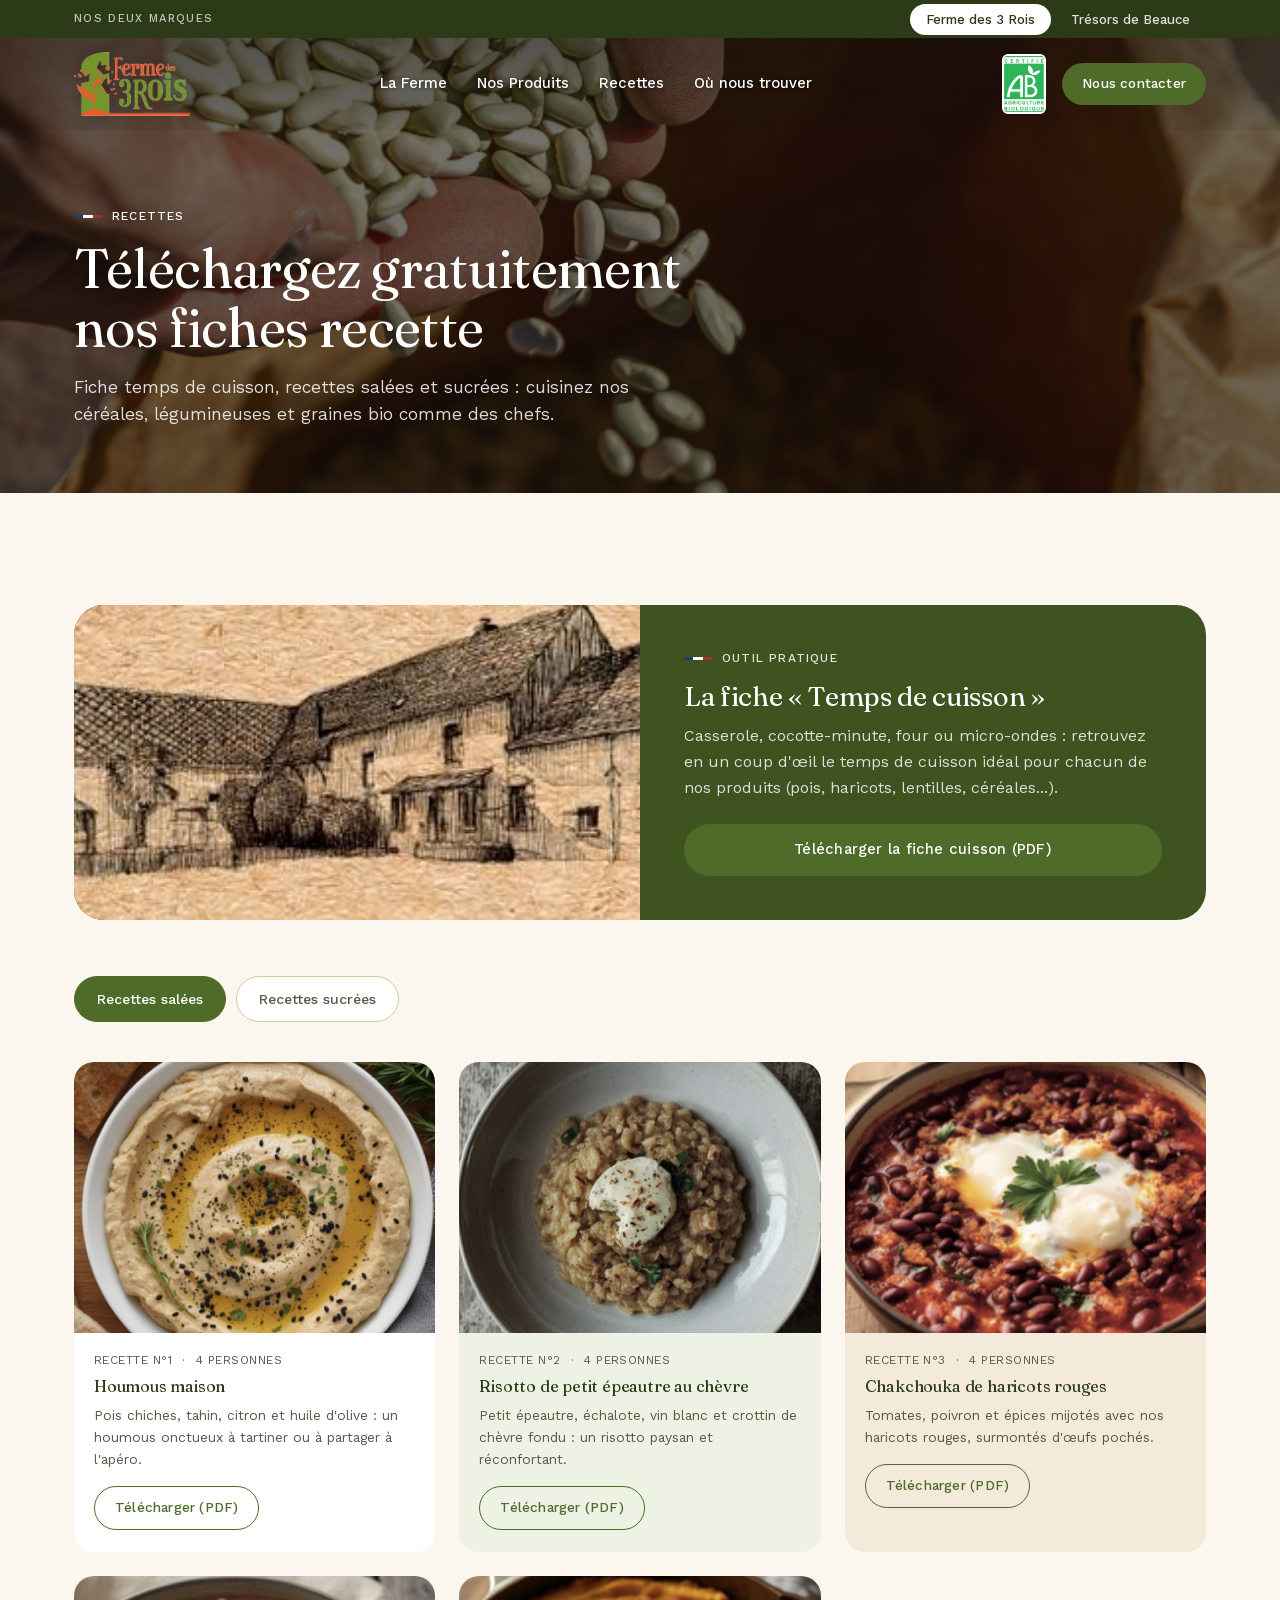
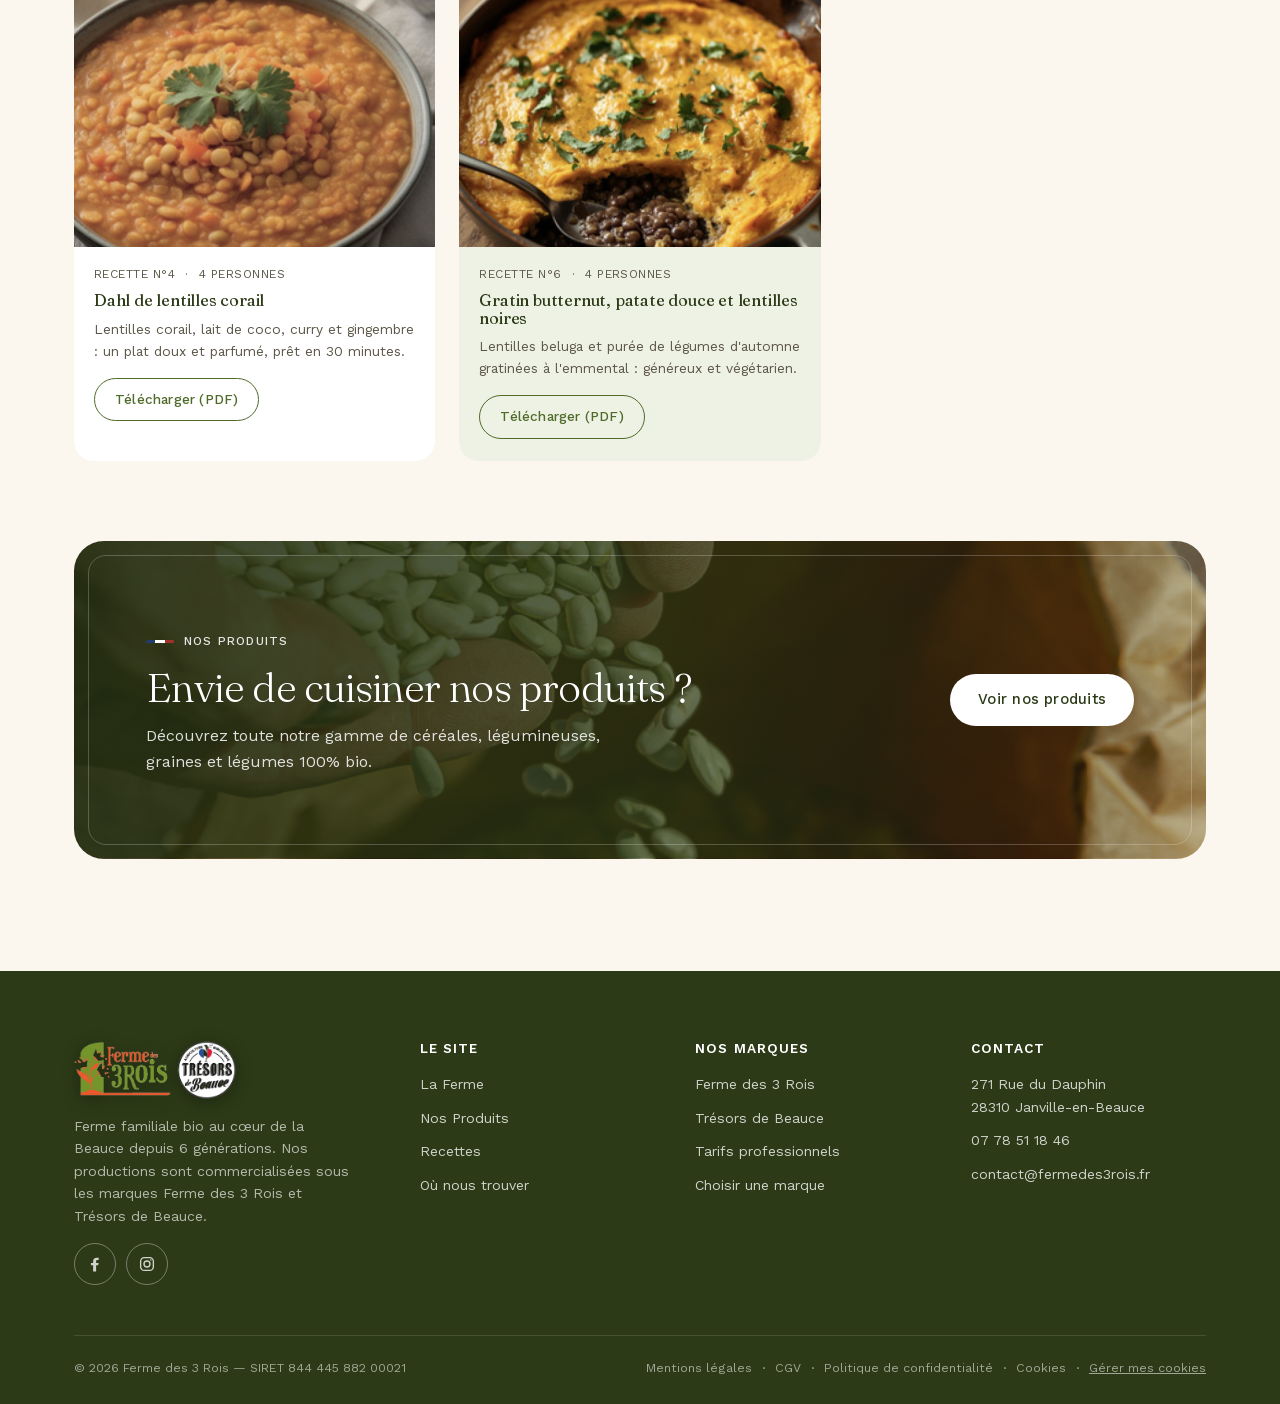
<file: recettes.html>
<!DOCTYPE html>
<html lang="fr">
<head>
<meta charset="UTF-8">
<meta name="viewport" content="width=device-width, initial-scale=1.0">
<title>Recettes — Ferme des 3 Rois</title>
<meta name="description" content="Téléchargez gratuitement notre fiche temps de cuisson et nos recettes salées et sucrées à base de céréales, légumineuses et graines bio de la Ferme des 3 Rois.">

<link rel="canonical" href="https://www.fermedes3rois.com/recettes.html">
<meta property="og:type" content="website">
<meta property="og:locale" content="fr_FR">
<meta property="og:site_name" content="Ferme des 3 Rois — Trésors de Beauce">
<meta property="og:title" content="Recettes — Ferme des 3 Rois">
<meta property="og:description" content="Téléchargez gratuitement notre fiche temps de cuisson et nos recettes salées et sucrées à base de céréales, légumineuses et graines bio de la Ferme des 3 Rois.">
<meta property="og:url" content="https://www.fermedes3rois.com/recettes.html">
<meta property="og:image" content="https://www.fermedes3rois.com/assets/images/real/ferme-de-loin.jpg">
<meta name="twitter:card" content="summary_large_image">
<script src="assets/js/brand.js?v=20261104g"></script>
<link rel="preload" href="assets/fonts/work-sans-latin.woff2" as="font" type="font/woff2" crossorigin>
<link rel="stylesheet" href="assets/css/fonts.css">
<link rel="stylesheet" href="assets/css/style.css?v=20261104g">
</head>
<body>
<a class="skip-link" href="#main">Aller au contenu principal</a>

<!-- ==========================================================
     HEADER
     ========================================================== -->
<header class="site-header" id="siteHeader">
  <div class="brand-switch">
    <div class="brand-switch__wrap">
      <span class="brand-switch__label">Nos deux marques</span>
      <nav class="brand-switch__tabs" aria-label="Choisir la marque">
        <a href="ferme-des-3-rois.html" data-brand-tab="ferme">Ferme des 3 Rois</a>
        <a href="tresors-de-beauce.html" data-brand-tab="tresors">Trésors de Beauce</a>
      </nav>
    </div>
  </div>
  <div class="container">
    <a href="ferme-des-3-rois.html" class="brand" data-brand-home="">
      <img class="brand__logo brand__logo--ferme" src="assets/images/logo-ferme-des-3-rois.png" alt="Ferme des 3 Rois">
      <img class="brand__logo brand__logo--tresors" src="assets/images/logo-tresors-de-beauce.png" alt="Trésors de Beauce">
    </a>

    <nav class="main-nav" id="mainNav">
      <a href="la-ferme.html">La Ferme</a>
      <a href="nos-produits.html">Nos Produits</a>
      <a href="recettes.html">Recettes</a>
      <a href="ferme-des-3-rois.html#contact" data-brand-home="#contact">Où nous trouver</a>
    </nav>

    <div class="header-cta">
      <div class="ab-chip">
        <img src="assets/images/logo-ab.jpg" alt="Logo Agriculture Biologique" width="40" height="56">
      </div>
      <a href="ferme-des-3-rois.html#contact" data-brand-home="#contact" class="btn btn-primary btn-sm">Nous contacter</a>
      <button class="nav-toggle" id="navToggle" aria-label="Ouvrir le menu" aria-expanded="false">
        <span></span><span></span><span></span>
      </button>
    </div>
  </div>
</header>

<main id="main">

<!-- ==========================================================
     EN-TÊTE DE PAGE
     ========================================================== -->
<section class="page-header" style="background-image:url('assets/images/real/tdb-engagement-3.jpg')">
  <div class="container">
    <span class="eyebrow">Recettes</span>
    <h1>Téléchargez gratuitement nos fiches recette</h1>
    <p>Fiche temps de cuisson, recettes salées et sucrées : cuisinez nos céréales, légumineuses et graines bio comme des chefs.</p>
  </div>
</section>

<!-- ==========================================================
     RECETTES
     ========================================================== -->
<section>
  <div class="container">

    <!-- Fiche temps de cuisson -->
    <div class="recipe-feature reveal">
      <img src="assets/images/real/histoire-batiment.jpg" alt="Corps de ferme de la Ferme des 3 Rois, au Puiset en Beauce">
      <div class="body">
        <span class="eyebrow">Outil pratique</span>
        <h2>La fiche « Temps de cuisson »</h2>
        <p>Casserole, cocotte-minute, four ou micro-ondes : retrouvez en un coup d'œil le temps de cuisson idéal pour chacun de nos produits (pois, haricots, lentilles, céréales...).</p>
        <a href="assets/docs/fiche-temps-de-cuisson.pdf" class="btn btn-primary" download>Télécharger la fiche cuisson (PDF)</a>
      </div>
    </div>

    <h2 class="sr-only">Nos recettes à télécharger</h2>
    <div class="tabs-bar reveal" role="tablist">
      <button class="tab-btn is-active" data-tab="sale" role="tab" aria-selected="true">Recettes salées</button>
      <button class="tab-btn" data-tab="sucre" role="tab" aria-selected="false">Recettes sucrées</button>
    </div>

    <!-- SALE -->
    <div class="tab-panel is-active" id="tab-sale">
      <div class="recipe-grid">
        <article class="recipe-card">
          <div class="thumb"><img src="assets/images/real/recette-houmous.jpg" alt="Houmous maison"></div>
          <div class="body">
            <div class="meta"><span>Recette N°1</span><span>·</span><span>4 personnes</span></div>
            <h3>Houmous maison</h3>
            <p>Pois chiches, tahin, citron et huile d'olive : un houmous onctueux à tartiner ou à partager à l'apéro.</p>
            <a href="assets/docs/recette-houmous.pdf" class="btn btn-ghost btn-sm" download>Télécharger (PDF)</a>
          </div>
        </article>
        <article class="recipe-card">
          <div class="thumb"><img src="assets/images/real/recette-risotto.jpg" alt="Risotto de petit épeautre au chèvre"></div>
          <div class="body">
            <div class="meta"><span>Recette N°2</span><span>·</span><span>4 personnes</span></div>
            <h3>Risotto de petit épeautre au chèvre</h3>
            <p>Petit épeautre, échalote, vin blanc et crottin de chèvre fondu : un risotto paysan et réconfortant.</p>
            <a href="assets/docs/recette-risotto-petit-epeautre.pdf" class="btn btn-ghost btn-sm" download>Télécharger (PDF)</a>
          </div>
        </article>
        <article class="recipe-card">
          <div class="thumb"><img src="assets/images/real/recette-chakchouka.jpg" alt="Chakchouka de haricots rouges"></div>
          <div class="body">
            <div class="meta"><span>Recette N°3</span><span>·</span><span>4 personnes</span></div>
            <h3>Chakchouka de haricots rouges</h3>
            <p>Tomates, poivron et épices mijotés avec nos haricots rouges, surmontés d'œufs pochés.</p>
            <a href="assets/docs/recette-chakchouka.pdf" class="btn btn-ghost btn-sm" download>Télécharger (PDF)</a>
          </div>
        </article>
        <article class="recipe-card">
          <div class="thumb"><img src="assets/images/real/recette-dahl.jpg" alt="Dahl de lentilles corail"></div>
          <div class="body">
            <div class="meta"><span>Recette N°4</span><span>·</span><span>4 personnes</span></div>
            <h3>Dahl de lentilles corail</h3>
            <p>Lentilles corail, lait de coco, curry et gingembre : un plat doux et parfumé, prêt en 30 minutes.</p>
            <a href="assets/docs/recette-dahl-lentilles-corail.pdf" class="btn btn-ghost btn-sm" download>Télécharger (PDF)</a>
          </div>
        </article>
        <article class="recipe-card">
          <div class="thumb"><img src="assets/images/real/recette-gratin.jpg" alt="Gratin de butternut, patate douce et lentilles noires"></div>
          <div class="body">
            <div class="meta"><span>Recette N°6</span><span>·</span><span>4 personnes</span></div>
            <h3>Gratin butternut, patate douce et lentilles noires</h3>
            <p>Lentilles beluga et purée de légumes d'automne gratinées à l'emmental : généreux et végétarien.</p>
            <a href="assets/docs/recette-gratin-lentilles-beluga.pdf" class="btn btn-ghost btn-sm" download>Télécharger (PDF)</a>
          </div>
        </article>
      </div>
    </div>

    <!-- SUCRE -->
    <div class="tab-panel" id="tab-sucre">
      <div class="recipe-grid">
        <article class="recipe-card">
          <div class="thumb"><img src="assets/images/real/recette-pudding.jpg" alt="Pudding de graines de chia"></div>
          <div class="body">
            <div class="meta"><span>Recette N°5</span><span>·</span><span>4 personnes</span></div>
            <h3>Pudding de graines de chia</h3>
            <p>Graines de chia, lait de coco, miel, mangue et yaourt grec : un dessert healthy et gourmand.</p>
            <a href="assets/docs/recette-pudding-chia.pdf" class="btn btn-ghost btn-sm" download>Télécharger (PDF)</a>
          </div>
        </article>
      </div>
    </div>

    <div class="page-cta reveal" style="--cta-img:url('../images/real/tdb-engagement-3.jpg')">
      <div class="page-cta__text">
        <span class="eyebrow">Nos produits</span>
        <h3>Envie de cuisiner nos produits&nbsp;?</h3>
        <p>Découvrez toute notre gamme de céréales, légumineuses, graines et légumes 100% bio.</p>
      </div>
      <div class="page-cta__actions">
        <a href="nos-produits.html" class="btn btn-light">Voir nos produits</a>
      </div>
    </div>

  </div>
</section>

</main>

<!-- ==========================================================
     FOOTER
     ========================================================== -->
<footer class="site-footer">
  <div class="container">
    <div class="footer-top">
      <div class="footer-brand">
        <img src="assets/images/logo-horizontal.png" alt="Ferme des 3 Rois — Trésors de Beauce">
        <p>Ferme familiale bio au cœur de la Beauce depuis 6 générations. Nos productions sont commercialisées sous les marques Ferme des 3 Rois et Trésors de Beauce.</p>
        <div class="footer-social">
          <a href="https://www.facebook.com/Tr%C3%A9sors-De-Beauce-111578571300424" aria-label="Facebook" target="_blank" rel="noopener"><svg viewBox="0 0 24 24" width="18" height="18" aria-hidden="true" fill="currentColor"><path d="M13.5 22v-8.2h2.8l.5-3.3h-3.3V8.4c0-.9.4-1.7 1.8-1.7h1.6V3.8s-1.4-.3-2.8-.3c-2.8 0-4.6 1.7-4.6 4.7v2.3H6.6v3.3h2.9V22h4z"/></svg></a>
          <a href="https://www.instagram.com/tresorsdebeauce/" aria-label="Instagram" target="_blank" rel="noopener"><svg viewBox="0 0 24 24" width="18" height="18" aria-hidden="true" fill="none" stroke="currentColor" stroke-width="1.8"><rect x="3.5" y="3.5" width="17" height="17" rx="5"/><circle cx="12" cy="12" r="4"/><circle cx="17.2" cy="6.8" r="1" fill="currentColor" stroke="none"/></svg></a>
        </div>
      </div>
      <div class="footer-col">
        <h2>Le site</h2>
        <ul>
          <li><a href="la-ferme.html">La Ferme</a></li>
          <li><a href="nos-produits.html">Nos Produits</a></li>
          <li><a href="recettes.html">Recettes</a></li>
          <li><a href="ferme-des-3-rois.html#contact" data-brand-home="#contact">Où nous trouver</a></li>
        </ul>
      </div>
      <div class="footer-col">
        <h2>Nos marques</h2>
        <ul>
          <li><a href="ferme-des-3-rois.html">Ferme des 3 Rois</a></li>
          <li><a href="tresors-de-beauce.html">Trésors de Beauce</a></li>
          <li><a href="ferme-des-3-rois.html#contact">Tarifs professionnels</a></li>
          <li><a href="index.html">Choisir une marque</a></li>
        </ul>
      </div>
      <div class="footer-col">
        <h2>Contact</h2>
        <ul>
          <li>271 Rue du Dauphin<br>28310 Janville-en-Beauce</li>
          <li><a href="tel:+33778511846">07 78 51 18 46</a></li>
          <li><a href="mailto:contact@fermedes3rois.fr">contact@fermedes3rois.fr</a></li>
        </ul>
      </div>
    </div>
    <div class="footer-bottom">
      <span>© 2026 Ferme des 3 Rois — SIRET 844 445 882 00021</span>
      <span class="footer-legal"><a href="mentions-legales.html">Mentions légales</a> · <a href="cgv.html">CGV</a> · <a href="politique-de-confidentialite.html">Politique de confidentialité</a> · <a href="politique-cookies.html">Cookies</a> · <button type="button" class="link-btn" data-open-consent>Gérer mes cookies</button></span>
    </div>
  </div>
</footer>

<script src="assets/js/main.js?v=20261104g"></script>
<script src="assets/js/consent.js?v=20261104g"></script>
</body>
</html>
</file>
<file: assets/css/fonts.css>
/* Polices hébergées localement (Fraunces, Work Sans — licence SIL OFL) : aucun appel à Google */
/* latin-ext */
@font-face {
  font-family: 'Fraunces';
  font-style: normal;
  font-weight: 300;
  font-display: swap;
  src: url(../fonts/fraunces-latin-ext.woff2) format('woff2');
  unicode-range: U+0100-02BA, U+02BD-02C5, U+02C7-02CC, U+02CE-02D7, U+02DD-02FF, U+0304, U+0308, U+0329, U+1D00-1DBF, U+1E00-1E9F, U+1EF2-1EFF, U+2020, U+20A0-20AB, U+20AD-20C4, U+2113, U+2C60-2C7F, U+A720-A7FF;
}
/* latin */
@font-face {
  font-family: 'Fraunces';
  font-style: normal;
  font-weight: 300;
  font-display: swap;
  src: url(../fonts/fraunces-latin.woff2) format('woff2');
  unicode-range: U+0000-00FF, U+0131, U+0152-0153, U+02BB-02BC, U+02C6, U+02DA, U+02DC, U+0304, U+0308, U+0329, U+2000-206F, U+20AC, U+2122, U+2191, U+2193, U+2212, U+2215, U+FEFF, U+FFFD;
}
/* latin-ext */
@font-face {
  font-family: 'Fraunces';
  font-style: normal;
  font-weight: 400;
  font-display: swap;
  src: url(../fonts/fraunces-latin-ext.woff2) format('woff2');
  unicode-range: U+0100-02BA, U+02BD-02C5, U+02C7-02CC, U+02CE-02D7, U+02DD-02FF, U+0304, U+0308, U+0329, U+1D00-1DBF, U+1E00-1E9F, U+1EF2-1EFF, U+2020, U+20A0-20AB, U+20AD-20C4, U+2113, U+2C60-2C7F, U+A720-A7FF;
}
/* latin */
@font-face {
  font-family: 'Fraunces';
  font-style: normal;
  font-weight: 400;
  font-display: swap;
  src: url(../fonts/fraunces-latin.woff2) format('woff2');
  unicode-range: U+0000-00FF, U+0131, U+0152-0153, U+02BB-02BC, U+02C6, U+02DA, U+02DC, U+0304, U+0308, U+0329, U+2000-206F, U+20AC, U+2122, U+2191, U+2193, U+2212, U+2215, U+FEFF, U+FFFD;
}
/* latin-ext */
@font-face {
  font-family: 'Fraunces';
  font-style: normal;
  font-weight: 500;
  font-display: swap;
  src: url(../fonts/fraunces-latin-ext.woff2) format('woff2');
  unicode-range: U+0100-02BA, U+02BD-02C5, U+02C7-02CC, U+02CE-02D7, U+02DD-02FF, U+0304, U+0308, U+0329, U+1D00-1DBF, U+1E00-1E9F, U+1EF2-1EFF, U+2020, U+20A0-20AB, U+20AD-20C4, U+2113, U+2C60-2C7F, U+A720-A7FF;
}
/* latin */
@font-face {
  font-family: 'Fraunces';
  font-style: normal;
  font-weight: 500;
  font-display: swap;
  src: url(../fonts/fraunces-latin.woff2) format('woff2');
  unicode-range: U+0000-00FF, U+0131, U+0152-0153, U+02BB-02BC, U+02C6, U+02DA, U+02DC, U+0304, U+0308, U+0329, U+2000-206F, U+20AC, U+2122, U+2191, U+2193, U+2212, U+2215, U+FEFF, U+FFFD;
}
/* latin-ext */
@font-face {
  font-family: 'Fraunces';
  font-style: normal;
  font-weight: 600;
  font-display: swap;
  src: url(../fonts/fraunces-latin-ext.woff2) format('woff2');
  unicode-range: U+0100-02BA, U+02BD-02C5, U+02C7-02CC, U+02CE-02D7, U+02DD-02FF, U+0304, U+0308, U+0329, U+1D00-1DBF, U+1E00-1E9F, U+1EF2-1EFF, U+2020, U+20A0-20AB, U+20AD-20C4, U+2113, U+2C60-2C7F, U+A720-A7FF;
}
/* latin */
@font-face {
  font-family: 'Fraunces';
  font-style: normal;
  font-weight: 600;
  font-display: swap;
  src: url(../fonts/fraunces-latin.woff2) format('woff2');
  unicode-range: U+0000-00FF, U+0131, U+0152-0153, U+02BB-02BC, U+02C6, U+02DA, U+02DC, U+0304, U+0308, U+0329, U+2000-206F, U+20AC, U+2122, U+2191, U+2193, U+2212, U+2215, U+FEFF, U+FFFD;
}
/* latin-ext */
@font-face {
  font-family: 'Work Sans';
  font-style: normal;
  font-weight: 400;
  font-display: swap;
  src: url(../fonts/work-sans-latin-ext.woff2) format('woff2');
  unicode-range: U+0100-02BA, U+02BD-02C5, U+02C7-02CC, U+02CE-02D7, U+02DD-02FF, U+0304, U+0308, U+0329, U+1D00-1DBF, U+1E00-1E9F, U+1EF2-1EFF, U+2020, U+20A0-20AB, U+20AD-20C4, U+2113, U+2C60-2C7F, U+A720-A7FF;
}
/* latin */
@font-face {
  font-family: 'Work Sans';
  font-style: normal;
  font-weight: 400;
  font-display: swap;
  src: url(../fonts/work-sans-latin.woff2) format('woff2');
  unicode-range: U+0000-00FF, U+0131, U+0152-0153, U+02BB-02BC, U+02C6, U+02DA, U+02DC, U+0304, U+0308, U+0329, U+2000-206F, U+20AC, U+2122, U+2191, U+2193, U+2212, U+2215, U+FEFF, U+FFFD;
}
/* latin-ext */
@font-face {
  font-family: 'Work Sans';
  font-style: normal;
  font-weight: 500;
  font-display: swap;
  src: url(../fonts/work-sans-latin-ext.woff2) format('woff2');
  unicode-range: U+0100-02BA, U+02BD-02C5, U+02C7-02CC, U+02CE-02D7, U+02DD-02FF, U+0304, U+0308, U+0329, U+1D00-1DBF, U+1E00-1E9F, U+1EF2-1EFF, U+2020, U+20A0-20AB, U+20AD-20C4, U+2113, U+2C60-2C7F, U+A720-A7FF;
}
/* latin */
@font-face {
  font-family: 'Work Sans';
  font-style: normal;
  font-weight: 500;
  font-display: swap;
  src: url(../fonts/work-sans-latin.woff2) format('woff2');
  unicode-range: U+0000-00FF, U+0131, U+0152-0153, U+02BB-02BC, U+02C6, U+02DA, U+02DC, U+0304, U+0308, U+0329, U+2000-206F, U+20AC, U+2122, U+2191, U+2193, U+2212, U+2215, U+FEFF, U+FFFD;
}
/* latin-ext */
@font-face {
  font-family: 'Work Sans';
  font-style: normal;
  font-weight: 600;
  font-display: swap;
  src: url(../fonts/work-sans-latin-ext.woff2) format('woff2');
  unicode-range: U+0100-02BA, U+02BD-02C5, U+02C7-02CC, U+02CE-02D7, U+02DD-02FF, U+0304, U+0308, U+0329, U+1D00-1DBF, U+1E00-1E9F, U+1EF2-1EFF, U+2020, U+20A0-20AB, U+20AD-20C4, U+2113, U+2C60-2C7F, U+A720-A7FF;
}
/* latin */
@font-face {
  font-family: 'Work Sans';
  font-style: normal;
  font-weight: 600;
  font-display: swap;
  src: url(../fonts/work-sans-latin.woff2) format('woff2');
  unicode-range: U+0000-00FF, U+0131, U+0152-0153, U+02BB-02BC, U+02C6, U+02DA, U+02DC, U+0304, U+0308, U+0329, U+2000-206F, U+20AC, U+2122, U+2191, U+2193, U+2212, U+2215, U+FEFF, U+FFFD;
}
/* latin-ext */
@font-face {
  font-family: 'Work Sans';
  font-style: normal;
  font-weight: 700;
  font-display: swap;
  src: url(../fonts/work-sans-latin-ext.woff2) format('woff2');
  unicode-range: U+0100-02BA, U+02BD-02C5, U+02C7-02CC, U+02CE-02D7, U+02DD-02FF, U+0304, U+0308, U+0329, U+1D00-1DBF, U+1E00-1E9F, U+1EF2-1EFF, U+2020, U+20A0-20AB, U+20AD-20C4, U+2113, U+2C60-2C7F, U+A720-A7FF;
}
/* latin */
@font-face {
  font-family: 'Work Sans';
  font-style: normal;
  font-weight: 700;
  font-display: swap;
  src: url(../fonts/work-sans-latin.woff2) format('woff2');
  unicode-range: U+0000-00FF, U+0131, U+0152-0153, U+02BB-02BC, U+02C6, U+02DA, U+02DC, U+0304, U+0308, U+0329, U+2000-206F, U+20AC, U+2122, U+2191, U+2193, U+2212, U+2215, U+FEFF, U+FFFD;
}
</file>
<file: assets/css/style.css>
/* ==========================================================================
   FERME DES 3 ROIS — Feuille de style principale
   Structure pensée pour être simple à reproduire en sections WordPress
   (Elementor / Divi / Bricks) : chaque bloc ci-dessous = une "section".
   ========================================================================== */

/* ---------- 1. Variables de marque ---------- */
:root{
  --green-900:#2c3a17;
  --green-800:#3e5320;
  --green-700:#4f6b2a;
  --green-600:#6e8b3d;
  --green-500:#88a955;
  --green-100:#eef2e4;

  --accent-700:#3e5320;
  --accent-600:#4f6b2a;
  --accent-500:#6e8b3d;
  --accent-400:#88a955;
  --accent-100:#eef2e4;

  --france-blue:#233c69;
  --france-red:#a5312b;

  --kraft-900:#3a2f22;
  --kraft-700:#7a5a38;
  --kraft-300:#d8c6a0;
  --kraft-100:#f3ead9;
  --cream:#fbf6ee;

  --ink:#26231d;
  --ink-soft:#5c5648;
  --white:#ffffff;

  --font-display:'Fraunces', Georgia, 'Times New Roman', serif;
  --font-accent:'Fraunces', Georgia, serif;
  --font-body:'Work Sans', -apple-system, BlinkMacSystemFont, "Segoe UI", sans-serif;

  --radius-lg:30px;
  --radius-md:20px;
  --radius-sm:14px;
  --radius-input:33px;
  --shadow-soft:none;
  --shadow-card:none;
  --container:1180px;
}

/* ---------- 2. Reset & base ---------- */
*,*::before,*::after{box-sizing:border-box;margin:0;padding:0;}
html{scroll-behavior:smooth;}
body{
  font-family:var(--font-body);
  color:var(--ink);
  background:var(--cream);
  line-height:1.6;
  -webkit-font-smoothing:antialiased;
  overflow-x:hidden;
}
img{max-width:100%;display:block;}
a{color:inherit;text-decoration:none;}
ul{list-style:none;}
button{font:inherit;cursor:pointer;border:none;background:none;color:inherit;}
input,textarea,select{font:inherit;}
.container{max-width:var(--container);margin:0 auto;padding:0 24px;}

h1,h2,h3,h4{font-family:var(--font-display);font-weight:400;line-height:1.08;letter-spacing:-0.012em;color:var(--green-900);}
h2{font-size:clamp(2.1rem,4.4vw,3.3rem);font-weight:300;}
h3{font-size:clamp(1.25rem,2.4vw,1.6rem);}
p{color:var(--ink-soft);}

.eyebrow{
  display:inline-flex;align-items:center;gap:10px;
  font-family:var(--font-body);font-weight:500;letter-spacing:.1em;
  text-transform:uppercase;font-size:.75rem;color:var(--accent-600);
  margin-bottom:14px;
}
.eyebrow::before{
  content:"";width:28px;height:3px;display:inline-block;border-radius:2px;
  background:linear-gradient(90deg, var(--france-blue) 0 33%, #fff 33% 67%, var(--france-red) 67% 100%);
}
.script-tag{font-family:var(--font-display);font-style:italic;font-weight:300;font-size:1.25rem;color:var(--green-700);display:block;margin-bottom:6px;}

.section-head{max-width:640px;margin-bottom:48px;}
.section-head.center{margin-left:auto;margin-right:auto;text-align:center;}
.section-head p{margin-top:16px;font-size:1.05rem;max-width:60ch;}
.section-head.center p{margin-left:auto;margin-right:auto;}

section{padding:112px 0;position:relative;}
@media (max-width:720px){ section{padding:64px 0;} }

/* kraft-paper grain (texture reprise de nos emballages) utilisé sur les sections alternées */
.paper{
  background-color:#c9a876;
  background-image:
    radial-gradient(circle at 20% 15%, rgba(255,255,255,.14), transparent 45%),
    radial-gradient(circle at 85% 75%, rgba(58,47,34,.12), transparent 50%),
    url("../images/textures/kraft-paper.svg");
  background-size:auto, auto, 440px 440px;
  background-repeat:no-repeat, no-repeat, repeat;
}

/* ---------- 3. Boutons ---------- */
.btn{
  display:inline-flex;align-items:center;justify-content:center;gap:8px;
  padding:14px 28px;border-radius:100px;font-weight:500;font-size:.92rem;letter-spacing:.015em;
  transition:background .2s ease, color .2s ease, border-color .2s ease;
  white-space:nowrap;
}
.btn-primary{background:var(--accent-600);color:var(--white);}
.btn-primary:hover{background:var(--green-900);}
.btn-outline{border:1.5px solid currentColor;color:var(--white);}
.btn-outline:hover{background:rgba(255,255,255,.15);}
.btn-ghost{border:1px solid var(--green-700);color:var(--green-700);}
.btn-ghost:hover{background:var(--green-700);color:var(--white);}
.btn-sm{padding:10px 20px;font-size:.85rem;}
.btn[disabled]{opacity:.5;cursor:not-allowed;}

/* ---------- 4. Header ---------- */
.site-header{
  position:fixed;top:0;left:0;right:0;z-index:100;
  background:linear-gradient(180deg, rgba(20,19,12,.42) 0%, rgba(20,19,12,.08) 100%);
  transition:background .3s ease, box-shadow .3s ease;
}
.site-header .container{display:flex;align-items:center;justify-content:space-between;gap:24px;padding-top:14px;padding-bottom:14px;transition:padding .3s ease;}
.site-header.is-scrolled{background:rgba(251,246,238,.97);border-bottom:1px solid rgba(38,35,29,.1);}
.site-header.is-scrolled .container{padding-top:8px;padding-bottom:8px;}

.brand{display:flex;align-items:center;gap:12px;}
.brand img{height:64px;width:auto;transition:height .3s ease, filter .3s ease;filter:drop-shadow(0 3px 10px rgba(0,0,0,.35));}
.site-header.is-scrolled .brand img{height:50px;filter:drop-shadow(0 2px 6px rgba(38,35,29,.18));}

.ab-chip{display:flex;align-items:center;}
.ab-chip img{height:60px;width:auto;border-radius:6px;border:2px solid #fff;background:#fff;transition:height .3s ease;}
.site-header.is-scrolled .ab-chip img{height:48px;border-color:transparent;}

.main-nav{display:flex;align-items:center;gap:30px;}
.main-nav a{
  font-weight:500;font-size:.92rem;color:#fff;position:relative;padding:4px 0;
  text-shadow:0 1px 4px rgba(0,0,0,.45);transition:color .3s ease, text-shadow .3s ease;
}
.main-nav a::after{content:"";position:absolute;left:0;bottom:-2px;width:0;height:2px;background:var(--accent-400);transition:width .25s ease;}
.main-nav a:hover::after{width:100%;}
.site-header.is-scrolled .main-nav a{color:var(--ink);text-shadow:none;}
.site-header.is-scrolled .main-nav a::after{background:var(--accent-500);}
.header-cta{display:flex;align-items:center;gap:16px;}
.nav-toggle{
  display:none;position:relative;z-index:150;width:42px;height:42px;border-radius:50%;
  background:var(--white);box-shadow:var(--shadow-card);align-items:center;justify-content:center;
  flex-direction:column;gap:5px;flex-shrink:0;
}
.nav-toggle span{width:18px;height:2px;background:var(--ink);display:block;transition:transform .25s ease, opacity .25s ease;}
.nav-toggle.is-open span:nth-child(1){transform:translateY(7px) rotate(45deg);}
.nav-toggle.is-open span:nth-child(2){opacity:0;}
.nav-toggle.is-open span:nth-child(3){transform:translateY(-7px) rotate(-45deg);}

@media (max-width:960px){
  .ab-chip{display:none;}
  .brand img{height:48px;}
  .site-header.is-scrolled .brand img{height:42px;}
  .main-nav{
    position:fixed;z-index:140;top:0;right:0;bottom:0;left:30%;background:var(--cream);
    flex-direction:column;justify-content:center;align-items:flex-start;
    padding:40px;gap:26px;transform:translateX(100%);transition:transform .35s ease;
    }
  .main-nav.open{transform:translateX(0);}
  .main-nav a{font-size:1.3rem;color:var(--ink);text-shadow:none;}
  .nav-toggle{display:flex;}
  .header-cta .btn-primary{padding:11px 18px;font-size:.85rem;}
}

/* ---------- 5. Hero — scroll-to-expand ---------- */
/* Le visiteur fait défiler pour "agrandir" la photo jusqu'au plein écran,
   puis le contenu du hero (titre, texte, CTA) apparaît par-dessus.
   Sous WordPress : bloc HTML/JS personnalisé (Elementor "HTML" ou plugin de code). */
.scroll-hero{position:relative;height:260vh;padding:0;}
@media (max-width:720px){ .scroll-hero{height:210vh;} }

.scroll-hero__pin{
  position:sticky;top:0;height:100svh;min-height:100vh;overflow:hidden;color:var(--white);
}

.scroll-hero__backdrop{position:absolute;top:0;right:0;bottom:0;left:0;z-index:0;}
.scroll-hero__backdrop img{
  width:100%;height:100%;object-fit:cover;filter:blur(6px) brightness(.55) saturate(1.05);
  transform:scale(1.1);
}

.scroll-hero__frame{
  position:absolute;top:0;right:0;bottom:0;left:0;z-index:1;
  overflow:hidden;border-radius:32px;
  clip-path:inset(14vh 18vw round 32px);
  will-change:clip-path;
}
.scroll-hero__frame img{width:100%;height:100%;object-fit:cover;}

.scroll-hero__gradient{
  position:absolute;top:0;right:0;bottom:0;left:0;z-index:2;opacity:.35;
  background:linear-gradient(180deg, rgba(20,19,12,.5) 0%, rgba(20,19,12,.55) 50%, rgba(20,19,12,.9) 100%);
  will-change:opacity;
}

.scroll-hero__label{
  position:absolute;z-index:3;inset:0;display:flex;flex-direction:column;
  align-items:center;justify-content:center;text-align:center;gap:10px;
  will-change:opacity, transform;
}
.scroll-hero__label{text-shadow:0 1px 3px rgba(0,0,0,.55), 0 2px 22px rgba(0,0,0,.6);}
.scroll-hero__label .script-tag{color:#fff;font-weight:400;font-size:1.4rem;}
.scroll-hero__label h2{color:#fff;font-weight:400;font-size:clamp(2.2rem,5vw,3.6rem);}
.scroll-hero__submark{
  font-family:var(--font-body);font-weight:600;font-size:.9rem;letter-spacing:.08em;
  text-transform:uppercase;color:#fff;margin-top:-4px;
}

.scroll-hero .container{position:relative;z-index:3;height:100%;}
.scroll-hero .hero-content{
  position:absolute;left:24px;right:24px;bottom:0;z-index:3;padding:0 0 96px;
  max-width:calc(var(--container) - 48px);margin:0 auto;
  opacity:0;transform:translateY(28px);will-change:opacity, transform;
}
.scroll-hero h1{
  color:var(--white);font-weight:300;letter-spacing:-0.022em;font-size:clamp(2.8rem,6.4vw,5rem);max-width:860px;
}
.scroll-hero h1 em{font-style:normal;color:var(--accent-400);}
.hero-lead{max-width:560px;font-size:1.15rem;color:rgba(255,255,255,.88);margin-top:20px;}
.hero-actions{display:flex;flex-wrap:wrap;gap:16px;margin-top:36px;align-items:center;}
.hero-ab{
  display:flex;align-items:center;gap:12px;margin-top:46px;padding-top:26px;
  border-top:1px solid rgba(255,255,255,.25);max-width:560px;
}
.hero-ab-logo{width:60px;height:auto;border-radius:6px;border:2px solid #fff;flex-shrink:0;}
.hero-ab-text{font-size:.85rem;color:rgba(255,255,255,.85);}
.hero-ab-text strong{display:block;color:#fff;font-size:.95rem;}

.scroll-cue{
  display:flex;flex-direction:column;align-items:center;gap:6px;font-size:.7rem;
  letter-spacing:.12em;color:#fff;font-weight:600;text-transform:uppercase;margin-top:18px;
}
.scroll-cue .line{width:1px;height:34px;background:linear-gradient(rgba(255,255,255,.9),transparent);animation:scrollcue 1.8s infinite;}
@keyframes scrollcue{0%{opacity:0;transform:scaleY(.3);transform-origin:top;}50%{opacity:1;}100%{opacity:0;transform:scaleY(1);transform-origin:top;}}

@media (prefers-reduced-motion: reduce){
  .scroll-hero{height:auto;}
  .scroll-hero__pin{position:relative;height:100svh;}
  .scroll-hero__frame{clip-path:none !important;border-radius:0;}
  .scroll-hero__label{display:none;}
  .scroll-hero .hero-content{position:relative;opacity:1;transform:none;padding-top:40vh;}
  .scroll-hero__gradient{opacity:.85 !important;}
}

/* ---------- 6. Marques (bandeau double marque) ---------- */

/* ---------- 7. Numbered section header ---------- */
.numbered-head{display:flex;gap:20px;align-items:flex-start;margin-bottom:44px;flex-wrap:wrap;}
.numbered-head .num{
  font-family:var(--font-display);font-size:3.2rem;color:var(--green-600);opacity:.35;line-height:1;
}
.numbered-head .head-text{max-width:640px;}

/* ---------- 8. La Ferme : Histoire ---------- */
.histoire{display:grid;grid-template-columns:0.85fr 1.15fr;gap:64px;align-items:center;}
@media (max-width:860px){.histoire{grid-template-columns:1fr;}}
.histoire-media{position:relative;}
.histoire-media img{border-radius:var(--radius-lg);box-shadow:var(--shadow-soft);}
.histoire-media .stat-card{
  position:absolute;left:-24px;bottom:-24px;background:var(--white);border-radius:var(--radius-md);
  padding:18px 22px;box-shadow:var(--shadow-card);display:flex;gap:18px;
}
@media (max-width:520px){.histoire-media .stat-card{position:static;margin-top:18px;left:0;bottom:0;}}
.histoire-media .stat-card div strong{display:block;font-family:var(--font-display);font-size:1.5rem;color:var(--accent-600);}
.histoire-media .stat-card div span{font-size:.75rem;color:var(--ink-soft);text-transform:uppercase;letter-spacing:.05em;}

.histoire-body p{margin-bottom:16px;}
.quote-block{
  margin-top:26px;background:var(--kraft-100);
  border-radius:var(--radius-md);padding:26px 30px;
}
.quote-block p{font-family:var(--font-display);font-style:italic;color:var(--green-900);font-size:1.08rem;margin-bottom:8px;}
.quote-block cite{font-size:.85rem;font-style:normal;color:var(--ink-soft);font-weight:600;}

/* ---------- 9. Engagement cards ---------- */
.engagement-grid{display:grid;grid-template-columns:repeat(4,1fr);gap:24px;margin-top:56px;}
@media (max-width:960px){.engagement-grid{grid-template-columns:1fr 1fr;}}
@media (max-width:560px){.engagement-grid{grid-template-columns:1fr;}}
.engagement-card{
  background:var(--white);border-radius:var(--radius-md);overflow:hidden;box-shadow:var(--shadow-card);
}
.engagement-card img{aspect-ratio:4/3;object-fit:cover;}
.engagement-card .body{padding:22px 22px 26px;}
.engagement-card h3{font-size:1.05rem;margin-bottom:8px;}
.engagement-card p{font-size:.9rem;}
.engagement-card .tick{color:var(--green-600);font-weight:700;font-size:.8rem;}

/* certifications row */
.certif-row{display:flex;flex-wrap:wrap;gap:14px;margin-top:40px;}
.certif-badge{
  display:flex;align-items:center;gap:10px;background:transparent;border:1px solid var(--green-700);border-radius:100px;
  padding:10px 20px;font-size:.82rem;font-weight:500;color:var(--green-800);
}
.certif-badge--fr::before{content:"";width:22px;height:3px;border-radius:2px;
  background:linear-gradient(90deg, var(--france-blue) 0 33%, #fff 33% 67%, var(--france-red) 67% 100%);
  box-shadow:0 0 0 1px rgba(38,35,29,.15);}

/* ---------- 9b. Aperçu des pages (accueil) — 3 sections éditoriales ---------- */
.theme-sections{display:flex;flex-direction:column;gap:88px;margin-top:12px;}
.theme-feature{display:grid;grid-template-columns:1fr 1fr;gap:56px;align-items:center;}
.theme-feature.is-reverse .thumb{order:2;}
.theme-feature.is-reverse .body{order:1;}
.theme-feature .thumb{border-radius:var(--radius-lg);overflow:hidden;box-shadow:var(--shadow-soft);aspect-ratio:4/3;}
.theme-feature .thumb img{width:100%;height:100%;object-fit:cover;}
.theme-feature .body h3{font-size:clamp(1.6rem,2.6vw,2.1rem);margin-bottom:16px;}
.theme-feature .body p{font-size:1.05rem;margin-bottom:26px;}
@media (max-width:860px){
  .theme-feature{grid-template-columns:1fr;gap:26px;}
  .theme-feature.is-reverse .thumb{order:1;}
  .theme-feature.is-reverse .body{order:2;}
  .theme-sections{gap:56px;}
}

/* ---------- 10. Produits ---------- */
.tabs-bar{display:flex;flex-wrap:wrap;gap:10px;margin-bottom:40px;}
.tab-btn{
  padding:11px 22px;border-radius:100px;border:1px solid var(--kraft-300);
  font-weight:500;font-size:.88rem;color:var(--ink-soft);background:var(--white);
  transition:background .2s ease, color .2s ease;
}
.tab-btn.is-active,.tab-btn:hover{background:var(--green-700);border-color:var(--green-700);color:#fff;}

.tab-panel{display:none;}
.tab-panel.is-active{display:block;animation:fadein .4s ease;}
@keyframes fadein{from{opacity:0;}to{opacity:1;}}

.tab-panel-intro{max-width:640px;margin-bottom:28px;font-size:.98rem;}
.subgroup-title{
  font-family:var(--font-body);font-weight:700;text-transform:uppercase;letter-spacing:.08em;
  font-size:.8rem;color:var(--accent-600);margin:32px 0 16px;
}
.subgroup-title:first-of-type{margin-top:0;}

.product-grid{display:grid;grid-template-columns:repeat(4,1fr);gap:22px;}
@media (max-width:1080px){.product-grid{grid-template-columns:repeat(3,1fr);}}
@media (max-width:760px){.product-grid{grid-template-columns:repeat(2,1fr);}}
@media (max-width:460px){.product-grid{grid-template-columns:1fr;}}

.product-card{
  background:var(--white);border-radius:var(--radius-md);overflow:hidden;box-shadow:var(--shadow-card);
}
.product-card .thumb{position:relative;aspect-ratio:4/3;overflow:hidden;}
.product-card .thumb img{width:100%;height:100%;object-fit:cover;}
.product-card .cook-time{
  position:absolute;top:10px;right:10px;background:rgba(255,255,255,.95);border-radius:100px;
  padding:5px 11px;font-size:.72rem;font-weight:700;color:var(--green-800);display:flex;align-items:center;gap:5px;
}
.product-card .body{padding:16px 18px 20px;}
.product-card h3{font-size:.98rem;margin-bottom:6px;}
.product-card p{font-size:.83rem;margin:0;}
.product-more{text-align:center;margin-top:40px;}

/* ---------- 11. Recettes ---------- */
.recipe-feature{
  display:grid;grid-template-columns:1fr 1fr;gap:0;background:var(--green-800);border-radius:var(--radius-lg);
  overflow:hidden;margin-bottom:56px;color:#fff;box-shadow:var(--shadow-soft);
}
@media (max-width:760px){.recipe-feature{grid-template-columns:1fr;}}
.recipe-feature img{height:100%;min-height:260px;object-fit:cover;}
.recipe-feature .body{padding:44px;display:flex;flex-direction:column;justify-content:center;}
.recipe-feature .eyebrow{color:rgba(255,255,255,.85);}
.recipe-feature h2{color:#fff;font-size:1.7rem;margin-bottom:12px;}
.recipe-feature p{color:rgba(255,255,255,.82);margin-bottom:24px;}

.recipe-grid{display:grid;grid-template-columns:repeat(3,1fr);gap:24px;}
@media (max-width:860px){.recipe-grid{grid-template-columns:repeat(2,1fr);}}
@media (max-width:560px){.recipe-grid{grid-template-columns:1fr;}}
.recipe-card{background:var(--white);border-radius:var(--radius-md);overflow:hidden;box-shadow:var(--shadow-card);}
.recipe-card .thumb{aspect-ratio:4/3;overflow:hidden;}
.recipe-card .thumb img{width:100%;height:100%;object-fit:cover;}
.recipe-card .body{padding:18px 20px 22px;}
.recipe-card .meta{display:flex;gap:10px;font-size:.75rem;color:var(--ink-soft);margin-bottom:8px;text-transform:uppercase;letter-spacing:.04em;}
.recipe-card h3{font-size:1.02rem;margin-bottom:8px;}
.recipe-card p{font-size:.86rem;margin-bottom:16px;}

/* ---------- 12. Galerie ---------- */
.gallery-grid{
  display:grid;grid-template-columns:repeat(4,1fr);grid-auto-rows:160px;gap:16px;
}
.gallery-grid a{border-radius:var(--radius-sm);overflow:hidden;display:block;position:relative;}
.gallery-grid img{width:100%;height:100%;object-fit:cover;}
.gallery-grid a::after{content:"⤢";position:absolute;top:10px;right:10px;color:#fff;background:rgba(0,0,0,.35);
  width:30px;height:30px;border-radius:50%;display:flex;align-items:center;justify-content:center;font-size:.85rem;opacity:0;transition:opacity .2s;}
.gallery-grid a:hover::after{opacity:1;}
.gallery-grid a:nth-child(1){grid-column:span 2;grid-row:span 2;}
.gallery-grid a:nth-child(6){grid-column:span 2;}
@media (max-width:760px){
  .gallery-grid{grid-template-columns:repeat(2,1fr);grid-auto-rows:140px;}
  .gallery-grid a:nth-child(1){grid-column:span 2;grid-row:span 2;}
}

.lightbox{
  position:fixed;top:0;right:0;bottom:0;left:0;background:rgba(20,18,12,.92);z-index:1000;display:none;
  align-items:center;justify-content:center;padding:40px;
}
.lightbox.is-open{display:flex;}
.lightbox img{max-width:min(900px,90vw);max-height:80vh;border-radius:var(--radius-md);}
.lightbox-close{position:absolute;top:24px;right:28px;color:#fff;font-size:1.8rem;width:44px;height:44px;
  border-radius:50%;background:rgba(255,255,255,.12);display:flex;align-items:center;justify-content:center;}


/* ---------- 13. Contact section ---------- */
.contact-grid{display:grid;grid-template-columns:1.05fr 0.95fr;gap:48px;align-items:start;}
@media (max-width:960px){.contact-grid{grid-template-columns:1fr;}}

.store-finder{background:var(--white);border-radius:var(--radius-lg);box-shadow:var(--shadow-card);padding:8px;margin-bottom:26px;}
.accordion-item{border-bottom:1px solid var(--kraft-300);}
.accordion-item:last-child{border-bottom:none;}
.accordion-trigger{
  width:100%;display:flex;align-items:center;justify-content:space-between;padding:18px 20px;
  font-weight:700;font-family:var(--font-display);font-size:1.05rem;color:var(--green-900);text-align:left;
}
.accordion-trigger .chevron{transition:transform .25s ease;color:var(--accent-600);}
.accordion-item.is-open .chevron{transform:rotate(45deg);}
.accordion-panel{max-height:0;overflow:hidden;transition:max-height .3s ease;}
.accordion-item.is-open .accordion-panel{max-height:400px;}
.store-list{padding:0 20px 18px;}
.store-list li{padding:10px 0;border-top:1px dashed var(--kraft-300);font-size:.9rem;}
.store-list li:first-child{border-top:none;}
.store-list li strong{display:block;color:var(--green-800);}
.store-list li span{font-size:.82rem;color:var(--ink-soft);}
.store-note{font-size:.78rem;color:var(--ink-soft);padding:0 4px;font-style:italic;}

.map-embed{border-radius:var(--radius-lg);overflow:hidden;box-shadow:var(--shadow-card);margin-bottom:26px;}
.map-embed iframe{width:100%;height:280px;border:0;display:block;}

.social-row{display:flex;gap:12px;flex-wrap:wrap;}
.social-btn{
  display:flex;align-items:center;gap:10px;background:var(--white);border-radius:100px;
  padding:11px 20px;box-shadow:var(--shadow-card);font-weight:600;font-size:.86rem;color:var(--green-800);
  transition:background .2s ease, color .2s ease;
}
.social-btn:hover{background:var(--green-700);color:#fff;}

.contact-card{background:var(--white);border-radius:var(--radius-lg);box-shadow:var(--shadow-card);padding:38px;}
.contact-info-row{display:flex;gap:14px;margin-bottom:20px;}
.contact-info-row .ico{
  width:42px;height:42px;border-radius:50%;background:var(--green-100);color:var(--green-700);
  display:flex;align-items:center;justify-content:center;flex-shrink:0;font-size:1.1rem;
}
.contact-info-row strong{display:block;font-size:.92rem;color:var(--green-900);}
.contact-info-row span,.contact-info-row a{font-size:.88rem;color:var(--ink-soft);}

.form-row{display:grid;grid-template-columns:1fr 1fr;gap:16px;margin-bottom:16px;}
@media (max-width:520px){.form-row{grid-template-columns:1fr;}}
.field{display:flex;flex-direction:column;gap:6px;margin-bottom:16px;}
.field label{font-size:.82rem;font-weight:600;color:var(--green-900);}
.field input,.field select,.field textarea{
  border:1px solid var(--kraft-300);border-radius:var(--radius-input);padding:13px 22px;
  background:var(--cream);font-size:.92rem;color:var(--ink);transition:border-color .2s ease;
}
.field textarea{border-radius:var(--radius-md);}
.field input:focus,.field select:focus,.field textarea:focus{outline:none;border-color:var(--green-600);}
.radio-group{display:flex;gap:20px;margin-bottom:18px;}
.radio-group label{display:flex;align-items:center;gap:8px;font-size:.88rem;color:var(--ink);font-weight:500;}
.form-note{font-size:.78rem;color:var(--ink-soft);margin-top:10px;}
.form-success{display:none;background:var(--green-100);color:var(--green-800);border-radius:var(--radius-sm);
  padding:14px 16px;font-size:.88rem;font-weight:600;margin-top:16px;}
.form-success.is-visible{display:block;}

/* ---------- 14. Footer ---------- */
.site-footer{background:var(--green-900);color:rgba(255,255,255,.78);padding:70px 0 26px;}
.footer-top{display:grid;grid-template-columns:1.3fr 1fr 1fr 1fr;gap:40px;margin-bottom:50px;}
@media (max-width:860px){.footer-top{grid-template-columns:1fr 1fr;}}
@media (max-width:520px){.footer-top{grid-template-columns:1fr;}}
.footer-brand img{height:58px;margin-bottom:16px;filter:drop-shadow(0 3px 8px rgba(0,0,0,.35));}
.footer-brand p{color:rgba(255,255,255,.65);font-size:.88rem;max-width:280px;}
.footer-col h2{color:#fff;font-weight:600;font-family:var(--font-body);font-size:.85rem;text-transform:uppercase;letter-spacing:.08em;margin-bottom:18px;}
.footer-col li{margin-bottom:11px;font-size:.88rem;}
.footer-col a:hover{color:#fff;}
.footer-social{display:flex;gap:10px;margin-top:16px;}
.footer-social a{width:36px;height:36px;border-radius:50%;background:rgba(255,255,255,.08);display:flex;align-items:center;justify-content:center;transition:background .2s;}
.footer-social a:hover{background:var(--accent-500);}
.footer-bottom{border-top:1px solid rgba(255,255,255,.12);padding-top:22px;display:flex;flex-wrap:wrap;gap:12px;justify-content:space-between;font-size:.78rem;color:rgba(255,255,255,.55);}
.footer-bottom a:hover{color:#fff;}

/* ---------- 14b. En-tête de page (pages La Ferme / Nos Produits / Recettes) ---------- */
.page-header{
  position:relative;padding:200px 0 64px;color:#fff;overflow:hidden;
  background-size:cover;background-position:center;background-color:var(--green-800);
}
.page-header::before{
  content:"";position:absolute;top:0;right:0;bottom:0;left:0;
  background:rgba(20,19,12,.6);
}
.page-header .container{position:relative;z-index:1;}
.page-header .eyebrow{color:#fff;}
.page-header h1{color:#fff;font-size:clamp(2.2rem,5vw,3.4rem);max-width:700px;}
.page-header p{color:rgba(255,255,255,.85);max-width:600px;margin-top:16px;font-size:1.08rem;}
@media (max-width:720px){ .page-header{padding:150px 0 48px;} }


/* ---------- 15. Utilities ---------- */
.reveal{opacity:0;transition:opacity .6s ease;}
.reveal.is-visible{opacity:1;}
.text-center{text-align:center;}

/* ============================================================
   LA FERME — valeurs, cycle agricole, récolte
   ============================================================ */

.cycle-steps{list-style:none;counter-reset:step;display:grid;grid-template-columns:repeat(3,1fr);gap:24px;margin-bottom:64px;}
@media (max-width:960px){.cycle-steps{grid-template-columns:repeat(2,1fr);}}
@media (max-width:620px){.cycle-steps{grid-template-columns:1fr;}}
.cycle-steps li{counter-increment:step;background:var(--white);border-radius:var(--radius-md);padding:26px 26px 28px;box-shadow:var(--shadow-card);}
.cycle-steps li::before{content:counter(step,decimal-leading-zero);display:block;font-family:var(--font-display);font-size:2rem;color:var(--green-600);opacity:.5;line-height:1;margin-bottom:10px;}
.cycle-steps h3{font-size:1.05rem;margin-bottom:8px;}
.cycle-steps p{font-size:.9rem;}


/* ============================================================
   16. Finitions éditoriales — surfaces plates en "patchwork"
   (la profondeur vient des aplats de couleur, jamais des ombres)
   ============================================================ */
.footer-social a{width:42px;height:42px;border-radius:50%;padding:0;
  background:transparent;border:1px solid rgba(255,255,255,.35);}
.footer-social a:hover{background:#fff;color:var(--green-900);border-color:#fff;}
.social-btn svg{flex-shrink:0;}
.contact-info-row{margin-bottom:18px;padding-bottom:18px;border-bottom:1px solid var(--kraft-300);}
.contact-info-row:last-of-type{border-bottom:none;}
.stat-card{border:1px solid var(--kraft-300);}

/* tuiles : blanc → vert pâle → kraft clair, en rotation */
.cycle-steps li:nth-child(3n+2),.engagement-card:nth-child(3n+2),
.product-card:nth-child(3n+2),.recipe-card:nth-child(3n+2){background:var(--green-100);}
.cycle-steps li:nth-child(3n),.engagement-card:nth-child(3n),
.product-card:nth-child(3n),.recipe-card:nth-child(3n){background:var(--kraft-100);}
.engagement-card:nth-child(4n){background:var(--white);}
.cycle-steps li{padding:34px 34px 36px;}
.histoire-body p,.theme-feature .body p{max-width:60ch;}

/* sections claires : les tuiles blanches ne se perdent pas sur le fond crème */

/* ---------- 17. Galerie élastique (La Ferme — valeurs) ----------
   Panneaux photo qui s'ouvrent au survol / au clic (flex animé). */
.elastic-gallery{display:flex;gap:14px;height:560px;}
.elastic-item{
  position:relative;flex:1;overflow:hidden;border-radius:var(--radius-lg);cursor:pointer;
  background:var(--green-900);color:#fff;outline-offset:3px;
  transition:flex .7s cubic-bezier(.25,1,.5,1), filter .5s ease;filter:brightness(.7);
}
.elastic-item.is-active{flex:4;filter:none;}
.elastic-item:hover{filter:brightness(.88);}
.elastic-item.is-active:hover{filter:none;}
.elastic-item img{position:absolute;top:0;left:0;width:100%;height:100%;object-fit:cover;}
.elastic-item::after{
  content:"";position:absolute;top:0;right:0;bottom:0;left:0;opacity:0;transition:opacity .5s ease;
  background:linear-gradient(0deg, rgba(20,19,12,.88) 0%, rgba(20,19,12,.45) 45%, rgba(20,19,12,0) 75%);
}
.elastic-item.is-active::after{opacity:1;}
.elastic-body{
  position:absolute;z-index:2;left:0;right:0;bottom:0;padding:34px 38px;
  opacity:0;transform:translateY(16px);transition:opacity .4s ease, transform .5s ease;
}
.elastic-item.is-active .elastic-body{opacity:1;transform:none;transition-delay:.25s;}
.elastic-body h3{color:#fff;font-size:clamp(1.4rem,2.4vw,2rem);font-weight:400;margin-bottom:12px;max-width:26ch;}
.elastic-body p{color:rgba(255,255,255,.92);font-size:.95rem;max-width:56ch;text-shadow:0 1px 8px rgba(0,0,0,.4);}
.elastic-short{
  position:absolute;z-index:2;left:50%;bottom:30px;transform:translateX(-50%);
  display:flex;flex-direction:column;align-items:center;gap:14px;
  writing-mode:vertical-rl;font-size:.95rem;font-weight:600;letter-spacing:.12em;text-transform:uppercase;
  white-space:nowrap;transition:opacity .3s ease;text-shadow:0 1px 8px rgba(0,0,0,.5);
}
.elastic-num{writing-mode:horizontal-tb;font-family:var(--font-display);font-size:1.3rem;font-weight:300;letter-spacing:0;}
.elastic-item.is-active .elastic-short{opacity:0;}
@media (max-width:760px){
  .elastic-gallery{flex-direction:column;height:auto;gap:10px;}
  .elastic-item{flex:none;height:84px;transition:height .6s cubic-bezier(.25,1,.5,1), filter .5s ease;}
  .elastic-item.is-active{flex:none;height:480px;}
  .elastic-short{writing-mode:horizontal-tb;flex-direction:row;left:24px;bottom:50%;transform:translateY(50%);gap:14px;}
  .elastic-body{padding:24px;}
}
@media (prefers-reduced-motion: reduce){.elastic-item,.elastic-body{transition:none;}}


/* ============================================================
   18. Bandeaux travaillés — photo, voile vert, cadre fin
   ============================================================ */
.page-cta,.harvest{
  position:relative;overflow:hidden;isolation:isolate;color:#fff;border-radius:var(--radius-lg);
  background-color:var(--green-900);
  background-image:linear-gradient(100deg, rgba(34,46,17,.92) 0%, rgba(40,55,20,.76) 50%, rgba(44,58,23,.3) 100%), var(--cta-img);
  background-size:cover;background-position:var(--cta-pos,center);
}
.page-cta::after,.harvest::after{
  content:"";position:absolute;z-index:-1;top:14px;right:14px;bottom:14px;left:14px;
  border:1px solid rgba(255,255,255,.22);border-radius:calc(var(--radius-lg) - 12px);pointer-events:none;
}
.page-cta{
  margin-top:80px;padding:84px 72px;display:flex;flex-wrap:wrap;gap:36px 48px;align-items:center;justify-content:space-between;
}
.page-cta__text{max-width:560px;}
.page-cta .eyebrow{color:rgba(255,255,255,.88);}
.page-cta h3{color:#fff;font-weight:300;font-size:clamp(1.7rem,3.2vw,2.6rem);letter-spacing:-0.015em;}
.page-cta p{color:rgba(255,255,255,.85);margin-top:14px;max-width:46ch;}
.page-cta__actions{display:flex;flex-wrap:wrap;gap:14px;}
.btn-light{background:var(--white);color:var(--green-900);}
.btn-light:hover{background:var(--kraft-100);}
.page-cta .btn-outline{border-color:rgba(255,255,255,.6);}
@media (max-width:720px){.page-cta{padding:56px 30px;}.page-cta::after,.harvest::after{top:10px;right:10px;bottom:10px;left:10px;}}

.harvest{padding:64px 56px 56px;text-align:center;margin-bottom:0;
  background-image:linear-gradient(rgba(30,42,15,.8), rgba(30,42,15,.72)), var(--cta-img);}
.harvest h3{color:#fff;font-weight:300;font-size:clamp(1.5rem,2.6vw,2.1rem);margin-bottom:40px;}
.harvest-stats{display:grid;grid-template-columns:repeat(4,1fr);gap:0;}
.harvest-stats > div{padding:6px 18px;border-left:1px solid rgba(255,255,255,.25);}
.harvest-stats > div:first-child{border-left:none;}
.harvest-stats strong{display:block;font-family:var(--font-display);font-weight:300;font-size:clamp(2.4rem,4.4vw,3.8rem);line-height:1;letter-spacing:-0.02em;color:#fff;}
.harvest-stats span{display:block;margin-top:12px;font-size:.78rem;letter-spacing:.08em;text-transform:uppercase;color:rgba(255,255,255,.82);}
@media (max-width:760px){
  .harvest-stats{grid-template-columns:repeat(2,1fr);row-gap:28px;}
  .harvest-stats > div:nth-child(3){border-left:none;}
}

.brands-strip{background:var(--green-800);color:#fff;padding:96px 0;}
.brands-head{display:grid;grid-template-columns:1.1fr .9fr;gap:24px 64px;align-items:end;margin-bottom:48px;}
.brands-head .eyebrow{color:rgba(255,255,255,.85);}
.brands-head h2{color:#fff;font-weight:300;font-size:clamp(1.9rem,3.6vw,2.8rem);max-width:18ch;}
.brands-head p{color:rgba(255,255,255,.8);max-width:46ch;}
@media (max-width:860px){.brands-head{grid-template-columns:1fr;}}
.brands-pair{display:grid;grid-template-columns:1fr 1fr;gap:20px;}
@media (max-width:760px){.brands-pair{grid-template-columns:1fr;}}
.brand-card{
  position:relative;min-height:440px;border-radius:var(--radius-lg);overflow:hidden;
  display:flex;flex-direction:column;justify-content:flex-end;padding:30px;
  background-color:var(--green-900);
  background-image:linear-gradient(180deg, rgba(20,28,10,.35) 0%, rgba(20,28,10,.34) 30%, rgba(20,28,10,.92) 100%), var(--brand-img);
  background-size:cover;background-position:center;
}
.brand-card__body h3{color:#fff;font-weight:300;font-size:clamp(1.9rem,3vw,2.5rem);letter-spacing:-0.015em;margin-bottom:12px;}
.brand-card__body p{color:rgba(255,255,255,.88);font-size:.95rem;max-width:44ch;margin-bottom:24px;}

/* ============================================================
   20. Deux marques : sélecteur dans le header + écran d'entrée
   La marque active est portée par <html data-brand="ferme|tresors"> (assets/js/brand.js).
   ============================================================ */
.brand-switch{background:var(--green-900);color:#fff;}
.brand-switch__wrap{max-width:var(--container);margin:0 auto;padding:0 24px;height:38px;display:flex;align-items:center;justify-content:space-between;gap:16px;}
.brand-switch__label{font-size:.7rem;font-weight:500;letter-spacing:.12em;text-transform:uppercase;color:rgba(255,255,255,.7);}
.brand-switch__tabs{display:flex;gap:4px;}
.brand-switch__tabs a{
  display:inline-flex;align-items:baseline;gap:8px;padding:5px 16px;border-radius:100px;
  font-size:.82rem;font-weight:500;color:rgba(255,255,255,.85);white-space:nowrap;
  transition:background .2s ease, color .2s ease;
}
.brand-switch__tabs a:hover{background:rgba(255,255,255,.16);color:#fff;}
html[data-brand="ferme"] .brand-switch a[data-brand-tab="ferme"],
html[data-brand="tresors"] .brand-switch a[data-brand-tab="tresors"]{background:#fff;color:var(--green-900);}
@media (max-width:720px){
  .brand-switch__wrap{padding:0 12px;height:40px;}
  .brand-switch__label{display:none;}
  .brand-switch__tabs{width:100%;}
  .brand-switch__tabs a{flex:1;justify-content:center;padding:6px 8px;font-size:.78rem;}
}

/* Logos du header : un seul visible selon la marque active (pages internes) */
html:not([data-brand="tresors"]) .brand__logo--tresors,
html[data-brand="tresors"] .brand__logo--ferme{display:none;}

/* Photo du hero Trésors de Beauce (graines sur fond clair) : voile plus dense pour garder le texte lisible */
html[data-brand="tresors"] .scroll-hero__gradient{
  background:linear-gradient(180deg, rgba(20,19,12,.66) 0%, rgba(20,19,12,.72) 50%, rgba(20,19,12,.94) 100%);
}

/* Écran d'entrée (index.html) */
.gate{min-height:100vh;min-height:100svh;display:flex;flex-direction:column;background:var(--cream);}
.gate__bar{display:grid;grid-template-columns:1fr auto 1fr;align-items:center;gap:24px;max-width:var(--container);width:100%;margin:0 auto;padding:16px 24px;}
.gate__bar .gate__logo img{height:54px;width:auto;}
.gate__bar .gate__ab{justify-self:end;}
.gate__bar .gate__ab img{height:54px;width:auto;border-radius:6px;}
.gate__title{text-align:center;}
.gate__title h1{font-size:clamp(1.5rem,3vw,2.3rem);font-weight:300;}
.gate__title p{font-size:.88rem;margin-top:4px;}
@media (max-width:760px){
  .gate__bar{grid-template-columns:auto 1fr;gap:16px;padding:12px 16px;}
  .gate__bar .gate__logo img{height:44px;}
  .gate__bar .gate__ab{display:none;}
  .gate__title{text-align:right;}
  .gate__title p{display:none;}
}

.gate__panels{position:relative;flex:1;display:grid;grid-template-columns:1fr 1fr;min-height:520px;}
@media (max-width:760px){.gate__panels{grid-template-columns:1fr;min-height:0;}}
/* Le logo est l'élément principal du panneau ; la photo reste en fond, fortement assombrie. */
.gate-panel{
  position:relative;display:flex;flex-direction:column;align-items:center;justify-content:center;text-align:center;gap:32px;
  padding:clamp(24px,4vw,56px);color:#fff;background-color:var(--green-900);
  background-image:linear-gradient(180deg, rgba(20,28,10,.74) 0%, rgba(20,28,10,.82) 100%), var(--panel-img);
  background-size:cover;background-position:center;
}
.gate-panel__logo{background:var(--cream);border-radius:var(--radius-lg);padding:clamp(22px,2.6vw,36px) clamp(30px,4vw,56px);}
.gate-panel__logo img{height:clamp(104px,15vw,190px);width:auto;}
.gate-panel p{color:rgba(255,255,255,.9);font-size:1rem;max-width:40ch;margin:0 auto 28px;}
/* tout le panneau est cliquable (lien étiré sur le bouton « Entrer ») */
.gate-panel__link::after{content:"";position:absolute;top:0;right:0;bottom:0;left:0;z-index:1;}
.gate-panel__link:focus-visible{outline:none;}
.gate-panel__link:focus-visible::after{outline:3px solid #fff;outline-offset:-8px;}
.gate-panel__cta{display:inline-flex;}
.gate-panel:hover .gate-panel__cta{background:var(--kraft-100);}
.gate__or{
  position:absolute;z-index:2;left:50%;top:50%;transform:translate(-50%,-50%);
  width:64px;height:64px;border-radius:50%;background:var(--cream);color:var(--green-900);
  display:flex;align-items:center;justify-content:center;
  font-family:var(--font-display);font-style:italic;font-weight:300;font-size:1.3rem;
}
@media (max-width:760px){
  .gate-panel{min-height:46svh;gap:18px;padding:20px;}
  .gate-panel__logo{padding:14px 24px;border-radius:var(--radius-md);}
  .gate-panel__logo img{height:84px;}
  .gate-panel p{font-size:.92rem;margin-bottom:18px;}
}
.gate__foot{padding:18px 0;}
.gate__foot .footer-bottom{border-top:none;padding-top:0;}

/* ============================================================
   19. Conformité : consentement, accessibilité
   ============================================================ */
.skip-link{position:absolute;left:12px;top:-60px;z-index:2000;background:var(--green-900);color:#fff;padding:12px 18px;border-radius:100px;font-weight:600;}
.skip-link:focus{top:12px;}
:focus-visible{outline:3px solid var(--france-blue);outline-offset:3px;}
.site-footer :focus-visible,.page-cta :focus-visible,.brands-strip :focus-visible,.harvest :focus-visible,.brand-switch :focus-visible,.gate-panel :focus-visible,
.page-header :focus-visible,.scroll-hero :focus-visible,.elastic-item:focus-visible,.consent :focus-visible{outline-color:#fff;}
.consent :focus-visible{outline-color:var(--france-blue);}
.radio-group{border:none;padding:0;}
.radio-group legend{font-size:.82rem;font-weight:600;color:var(--green-900);margin-bottom:8px;}
.field .opt{font-weight:400;color:var(--ink-soft);}
.form-note a{text-decoration:underline;}
.link-btn{background:none;border:none;color:inherit;font:inherit;cursor:pointer;padding:0;text-decoration:underline;}
.link-btn:hover{color:#fff;}
.footer-legal{display:flex;flex-wrap:wrap;gap:4px 10px;align-items:center;}

.map-embed{position:relative;background:var(--green-100);}
.map-embed iframe[hidden]{display:none;}
.consent-placeholder{display:flex;flex-direction:column;justify-content:center;gap:18px;min-height:280px;padding:32px;}
.consent-placeholder[hidden]{display:none;}
.consent-placeholder p{color:var(--ink);font-size:.92rem;max-width:46ch;}
.consent-placeholder__actions{display:flex;flex-wrap:wrap;gap:12px;}

.consent{
  position:fixed;z-index:1500;left:20px;right:20px;bottom:20px;max-width:760px;margin:0 auto;
  background:var(--white);color:var(--ink);border:1px solid var(--kraft-300);border-radius:var(--radius-lg);
  padding:28px 30px;
}
.consent[hidden]{display:none;}
.consent h2{font-size:1.25rem;font-weight:500;margin-bottom:10px;}
.consent p{font-size:.88rem;margin-bottom:16px;}
.consent p a{text-decoration:underline;color:var(--green-800);}
.consent__panel{margin-bottom:18px;display:flex;flex-direction:column;gap:12px;}
.consent__panel[hidden]{display:none;}
.consent__row{display:flex;gap:12px;align-items:flex-start;font-size:.85rem;color:var(--ink-soft);}
.consent__row input{margin-top:4px;width:18px;height:18px;accent-color:var(--green-700);}
.consent__actions{display:flex;flex-wrap:wrap;gap:12px;}
.consent__actions .btn{flex:1 1 150px;}

/* pages légales */
.legal{max-width:78ch;}
.legal h2{font-size:clamp(1.4rem,2.4vw,1.8rem);margin:44px 0 14px;font-weight:400;}
.legal h3{font-size:1.1rem;margin:26px 0 8px;font-weight:600;}
.legal p,.legal li{font-size:.98rem;margin-bottom:12px;color:var(--ink-soft);}
.legal ul{list-style:disc;padding-left:22px;margin-bottom:14px;}
.legal a{text-decoration:underline;color:var(--green-800);}
.legal .todo{background:#fff4c2;color:#5a4500;padding:1px 6px;border-radius:6px;font-weight:600;}
.legal table{width:100%;border-collapse:collapse;margin:14px 0 22px;font-size:.88rem;}
.legal th,.legal td{border:1px solid var(--kraft-300);padding:10px 12px;text-align:left;vertical-align:top;color:var(--ink);}
.legal th{background:var(--kraft-100);font-weight:600;}
.legal .table-wrap{overflow-x:auto;}
.legal .updated{font-size:.82rem;color:var(--ink-soft);}
@media (max-width:520px){.consent{left:10px;right:10px;bottom:10px;padding:22px 20px;}}

.sr-only{position:absolute;width:1px;height:1px;padding:0;margin:-1px;overflow:hidden;clip:rect(0,0,0,0);white-space:nowrap;border:0;}
.histoire-title{font-size:clamp(1.25rem,2.4vw,1.6rem);font-weight:400;}
.recipe-feature h2{color:#fff;font-size:1.7rem;margin-bottom:12px;font-weight:400;}

/* ============================================================
   21. Responsive : tablette et téléphone
   Placé en dernier pour surcharger les règles de base : texte lisible,
   zones de clic d'au moins 44px, hero qui tient dans l'écran, aucun débordement.
   ============================================================ */

/* Tablette (jusqu'à 1100px) */
@media (max-width:1100px){
  .engagement-grid{grid-template-columns:1fr 1fr;}
}
@media (max-width:1024px){
  section{padding:88px 0;}
  .container,.brand-switch__wrap{padding-left:28px;padding-right:28px;}
  .page-header{padding-top:176px;}
  .histoire{gap:44px;}
  .theme-feature{gap:40px;}
  .page-cta{padding:64px 48px;}
  .harvest{padding:56px 36px 48px;}
  .contact-card{padding:32px;}
  .recipe-feature .body{padding:36px;}
  .tab-btn{padding:12px 24px;}
}

/* Grille de la fiche cuisson : les colonnes peuvent rétrécir (évite le débordement) */
.recipe-feature{grid-template-columns:minmax(0,1fr) minmax(0,1fr);}
.recipe-feature > *{min-width:0;}
@media (max-width:760px){.recipe-feature{grid-template-columns:minmax(0,1fr);}}

/* Entrée sur tablette : textes réservés sur 4 lignes pour aligner les deux logos */
@media (min-width:761px) and (max-width:1100px){
  .gate-panel p{min-height:calc(4 * 1.6em);}
}

/* Téléphone (jusqu'à 720px) */
@media (max-width:720px){
  .container{padding-left:20px;padding-right:20px;}
  .brand-switch__wrap{padding:0 10px;height:46px;}
  .brand-switch__tabs a{padding:10px 8px;font-size:.86rem;}
  .site-header .container{gap:12px;}
  .nav-toggle{width:46px;height:46px;}
  .main-nav{padding:40px 32px;gap:14px;}
  .main-nav a{padding:10px 0;font-size:1.35rem;}
  .btn{min-height:46px;padding:13px 24px;white-space:normal;text-align:center;}
  .btn-sm{min-height:44px;}

  .page-header{padding-top:164px;}
  .section-head{margin-bottom:32px;}
  .section-head p{font-size:1rem;}

  /* hero : contenu compact, boutons pleine largeur */
  .scroll-hero .hero-content{left:20px;right:20px;padding-bottom:36px;}
  .scroll-hero h1{font-size:clamp(2.3rem,10.4vw,3.2rem);}
  .hero-lead{font-size:1rem;margin-top:14px;}
  .hero-actions{flex-direction:column;align-items:stretch;gap:12px;margin-top:24px;}
  .hero-actions .btn{width:100%;}
  .hero-ab{margin-top:24px;padding-top:18px;}
  .hero-ab-logo{width:46px;}
  .scroll-hero__label h2{font-size:clamp(2rem,10vw,2.6rem);}

  /* blocs de contenu */
  .brands-strip{padding:64px 0;}
  .brand-card{min-height:380px;padding:24px;}
  .theme-feature .body p{font-size:1rem;}
  .certif-row{gap:10px;}
  .certif-badge{font-size:.82rem;padding:9px 16px;}
  .cycle-steps li{padding:26px 22px 28px;}
  .recipe-feature .body{padding:28px 22px;}
  .recipe-feature h2{font-size:1.45rem;}
  .page-cta{padding:44px 22px;margin-top:56px;}
  .page-cta__actions{width:100%;}
  .page-cta__actions .btn{flex:1 1 100%;}
  .harvest{padding:44px 20px 40px;}
  .product-card p{font-size:.88rem;}
  .product-card .cook-time{font-size:.78rem;}

  /* onglets : grille 2 colonnes, bien cliquables */
  .tabs-bar{display:grid;grid-template-columns:1fr 1fr;gap:10px;margin-bottom:28px;}
  .tab-btn{padding:12px 8px;min-height:46px;font-size:.92rem;text-align:center;}

  /* contact et formulaire (16px : évite le zoom automatique d'iOS au clic) */
  .contact-card{padding:24px 20px;}
  .store-finder{padding:6px;}
  .accordion-trigger{padding:18px;min-height:56px;}
  .field input,.field select,.field textarea{font-size:16px;padding:14px 20px;}
  .field label,.radio-group legend{font-size:.9rem;}
  .radio-group{flex-direction:column;gap:2px;}
  .radio-group label{min-height:44px;font-size:.95rem;}
  .radio-group input{width:22px;height:22px;accent-color:var(--green-700);flex-shrink:0;}
  .social-btn{padding:13px 22px;font-size:.92rem;}

  /* pied de page */
  .site-footer{padding:56px 0 24px;}
  .footer-col li{margin-bottom:0;}
  .footer-col a{display:inline-block;padding:7px 0;}
  .footer-bottom{flex-direction:column;gap:6px;font-size:.82rem;}
  .footer-legal a,.footer-legal .link-btn{display:inline-block;padding:6px 0;}

  /* bandeau cookies plus compact */
  .consent{padding:18px 16px;}
  .consent h2{font-size:1.1rem;}
  .consent p{font-size:.84rem;margin-bottom:12px;}
  .consent__actions .btn{flex:1 1 130px;padding:12px 14px;}

  /* entrée du site */
  .gate__title h1{font-size:1.4rem;}
}

/* Catalogue produits : 2 colonnes sur téléphone (moitié moins de défilement) */
@media (max-width:460px){
  .product-grid{grid-template-columns:1fr 1fr;gap:12px;}
  .product-card .body{padding:12px 12px 16px;}
  .product-card h3{font-size:.95rem;}
  .product-card p{font-size:.82rem;}
  .product-card .cook-time{top:8px;right:8px;padding:4px 9px;font-size:.74rem;}
}

/* Petits téléphones (jusqu'à 380px) */
@media (max-width:380px){
  .scroll-hero h1{font-size:2rem;}
  .brand-switch__tabs a{font-size:.8rem;padding:10px 4px;}
  .gate-panel__logo img{height:72px;}
  .page-header h1{font-size:2rem;}
}

/* Téléphone en paysage : header et hero plus bas pour garder la place utile */
@media (max-height:540px) and (max-width:960px){
  .brand-switch__wrap{height:34px;}
  .brand img{height:38px;}
  .site-header .container{padding-top:8px;padding-bottom:8px;}
  .scroll-hero h1{font-size:1.9rem;}
  .hero-lead{font-size:.95rem;margin-top:10px;}
  .hero-actions{flex-direction:row;margin-top:14px;}
  .hero-actions .btn{width:auto;min-height:42px;padding:10px 20px;}
  .hero-ab{display:none;}
  .scroll-hero .hero-content{padding-bottom:20px;}
}
</file>
